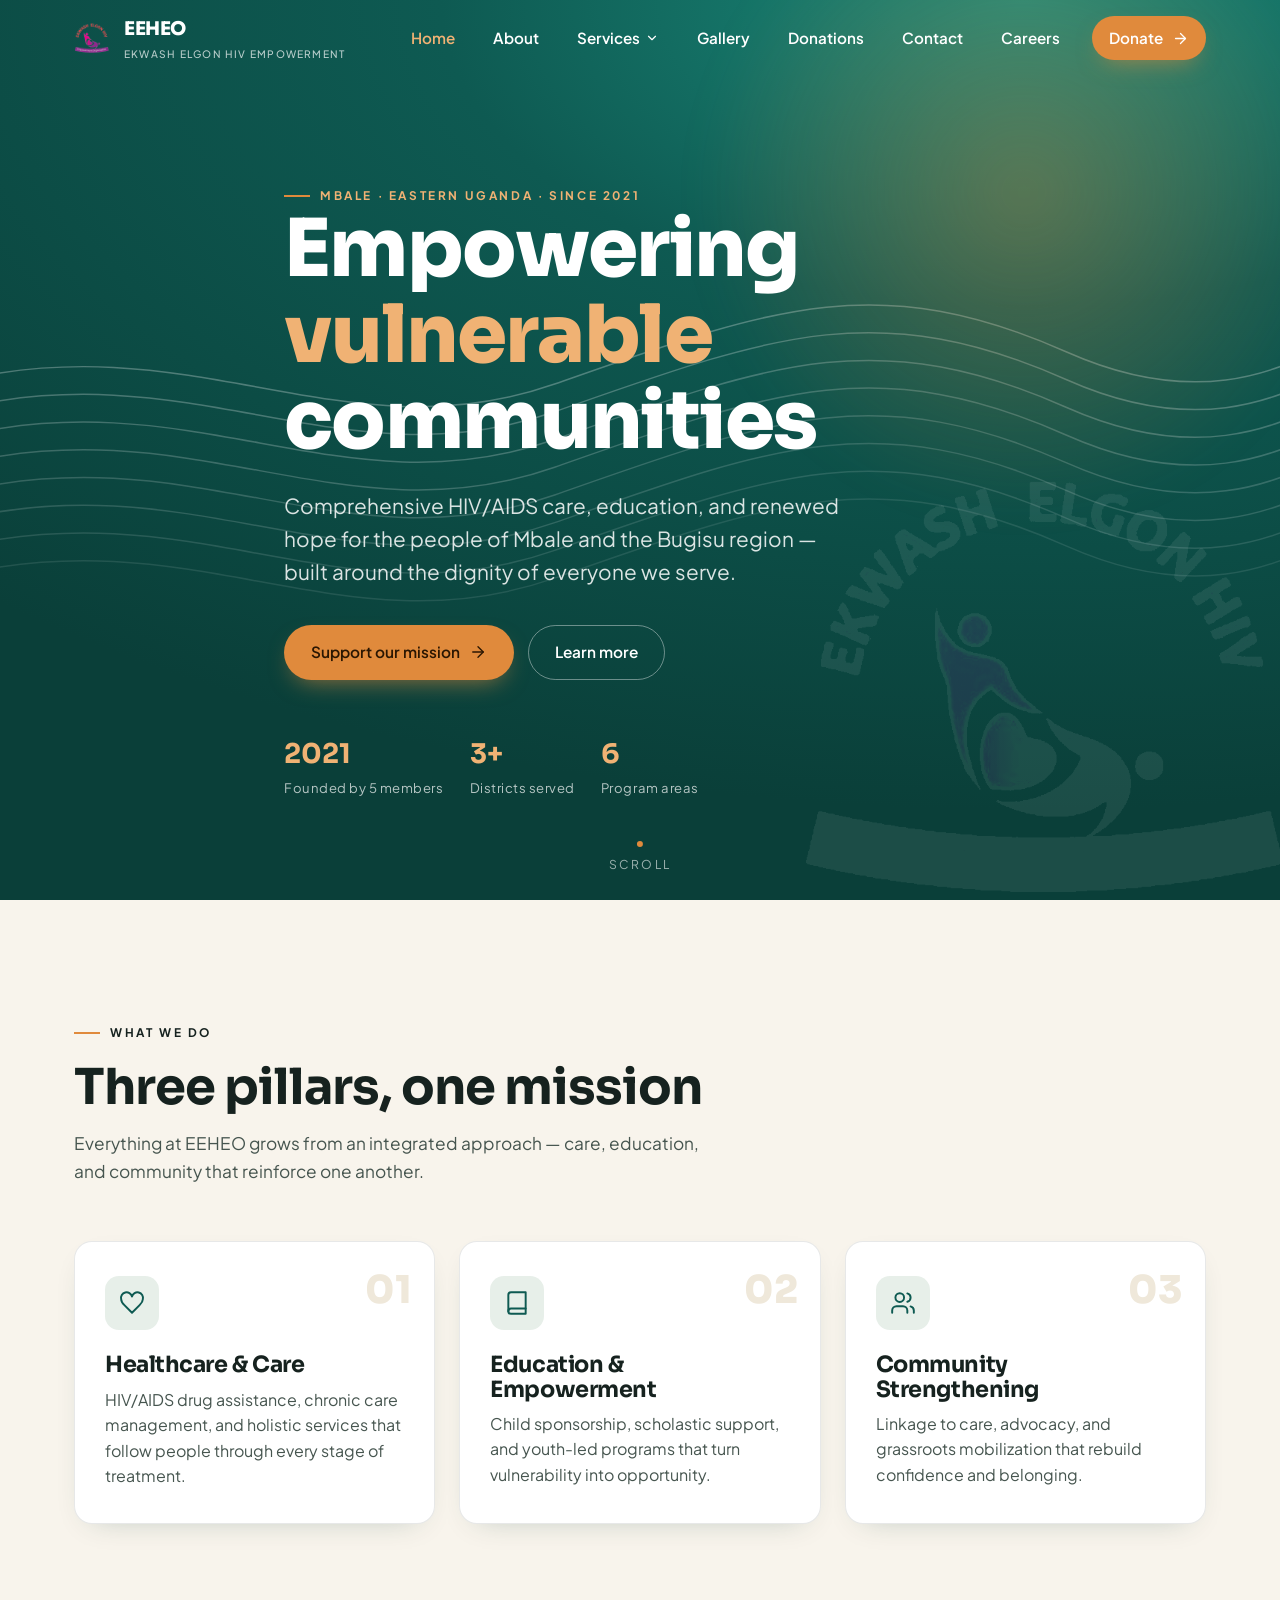
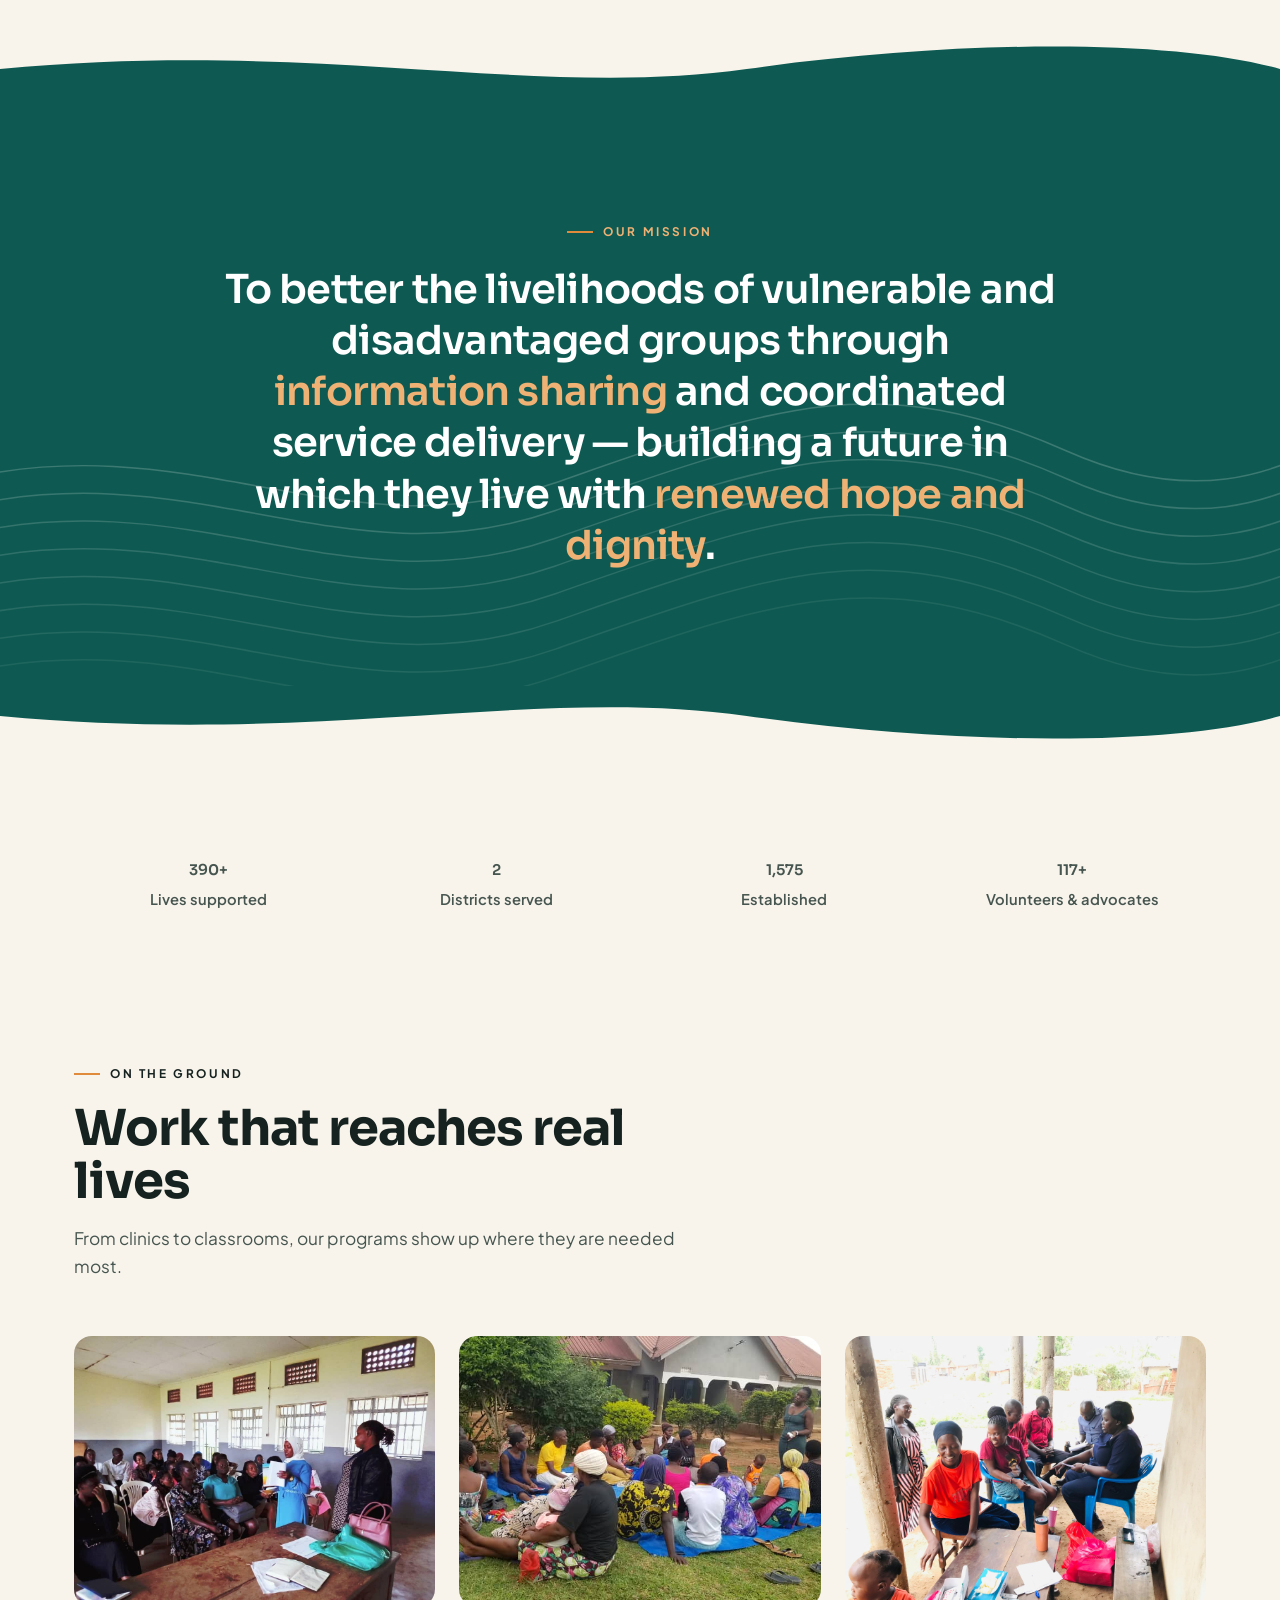
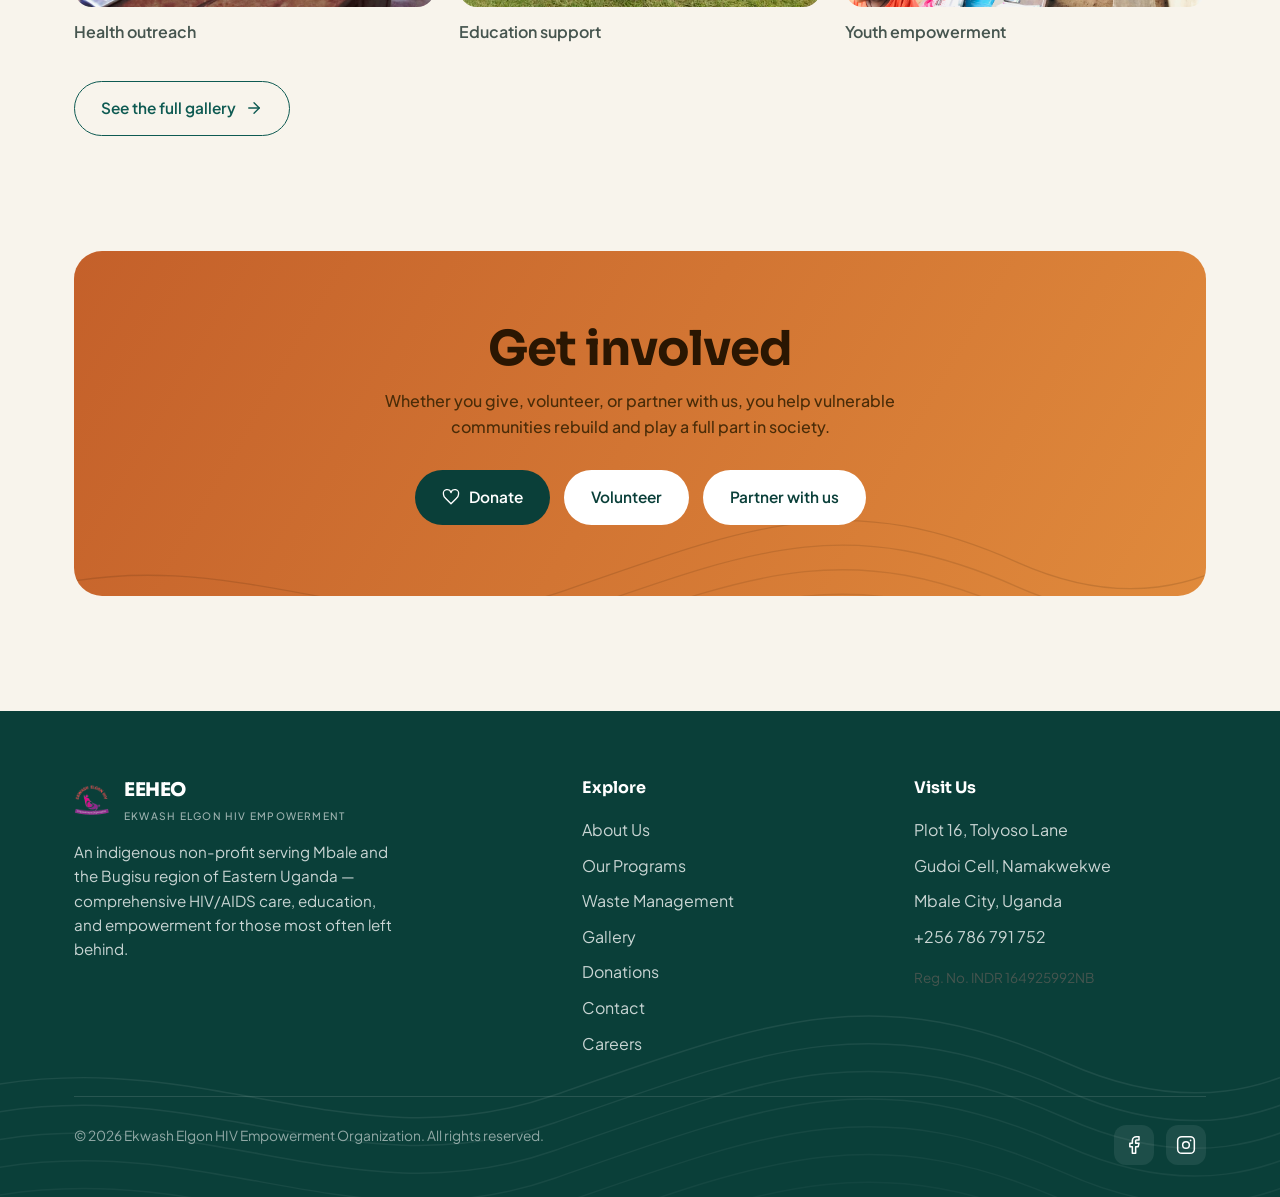
<file: index.html>
<!doctype html>
<html lang="en">
<head>
  <meta charset="UTF-8" />
  <!-- Google tag (gtag.js) -->
  <script async src="https://www.googletagmanager.com/gtag/js?id=G-YBEP07VNQY"></script>
  <script>
    window.dataLayer = window.dataLayer || [];
    function gtag(){dataLayer.push(arguments);}
    gtag('js', new Date());
    gtag('config', 'G-YBEP07VNQY');
  </script>
  <link rel="icon" type="image/png" href="logo.png" />
  <meta name="viewport" content="width=device-width, initial-scale=1.0" />
  <meta name="description" content="Ekwash Elgon HIV Empowerment Organization (EEHEO) — HIV/AIDS care, education, and community empowerment for vulnerable populations in Mbale and the Bugisu region of Eastern Uganda." />
  <meta name="theme-color" content="#0E5A52" />
  <link rel="preconnect" href="https://fonts.googleapis.com" />
  <link rel="preconnect" href="https://fonts.gstatic.com" crossorigin />
  <link href="https://fonts.googleapis.com/css2?family=Sora:wght@400;500;600;700;800&family=Plus+Jakarta+Sans:ital,wght@0,400;0,500;0,600;0,700;1,400;1,500&display=swap" rel="stylesheet" />
  <link rel="stylesheet" href="css/styles.css" />
  <title>EEHEO — Ekwash Elgon HIV Empowerment Organization</title>
</head>
<body>
  <header class="nav onhero">
    <div class="wrap nav-inner">
      <a href="index.html" class="brand" aria-label="EEHEO home">
        <img class="mark" src="logo.png" width="38" height="38" alt="" />
        <span>EEHEO<small>Ekwash Elgon HIV Empowerment</small></span>
      </a>
      <nav class="nav-links" aria-label="Primary">
        <a href="index.html" class="active">Home</a>
        <a href="about.html">About</a>
        <div class="nav-item has-dropdown">
          <a href="services.html" class="dropdown-toggle">Services <svg class="chev" width="14" height="14" viewBox="0 0 24 24" fill="none" stroke="currentColor" stroke-width="2" stroke-linecap="round" stroke-linejoin="round"><path d="m6 9 6 6 6-6"/></svg></a>
          <div class="dropdown">
            <a href="services.html">All Programs</a>
            <a href="waste-management.html">Waste Management</a>
          </div>
        </div>
        <a href="gallery.html">Gallery</a>
        <a href="donations.html">Donations</a>
        <a href="contact.html">Contact</a>
        <a href="careers.html">Careers</a>
        <a href="donations.html" class="btn btn-amber cta">Donate <svg width="17" height="17" viewBox="0 0 24 24" fill="none" stroke="currentColor" stroke-width="1.8" stroke-linecap="round" stroke-linejoin="round"><path d="M5 12h14"/><path d="m12 5 7 7-7 7"/></svg></a>
      </nav>
      <button class="menu-btn" aria-label="Toggle menu" aria-expanded="false">
        <svg width="26" height="26" viewBox="0 0 24 24" fill="none" stroke="currentColor" stroke-width="2" stroke-linecap="round"><path d="M3 6h18"/><path d="M3 12h18"/><path d="M3 18h18"/></svg>
      </button>
    </div>
    <div class="mobile-menu">
      <a href="index.html" class="active">Home</a>
      <a href="about.html">About</a>
      <a href="services.html">Services</a>
      <a href="waste-management.html" class="submenu">Waste Management</a>
      <a href="gallery.html">Gallery</a>
      <a href="donations.html">Donations</a>
      <a href="contact.html">Contact</a>
      <a href="careers.html">Careers</a>
      <a href="donations.html" class="btn btn-amber">Donate</a>
    </div>
  </header>

  <main class="page-fade">
    <!-- HERO -->
    <section class="hero">
      <div class="contours draw"></div>
      <div class="hero-glow"></div>
      <img src="logo.png" aria-hidden="true" style="position:absolute;right:-4vw;bottom:-6%;width:clamp(260px,42vw,560px);opacity:.07;pointer-events:none;user-select:none;filter:brightness(10);z-index:1;" />
      <div class="wrap hero-content hero-anim">
        <span class="eyebrow" style="color:var(--amber-soft)">Mbale · Eastern Uganda · Since 2021</span>
        <h1>Empowering <span class="accent">vulnerable</span> communities</h1>
        <p class="lede">Comprehensive HIV/AIDS care, education, and renewed hope for the people of Mbale and the Bugisu region — built around the dignity of everyone we serve.</p>
        <div class="hero-cta">
          <a href="services.html" class="btn btn-amber">Support our mission <svg width="18" height="18" viewBox="0 0 24 24" fill="none" stroke="currentColor" stroke-width="1.8" stroke-linecap="round" stroke-linejoin="round"><path d="M5 12h14"/><path d="m12 5 7 7-7 7"/></svg></a>
          <a href="#focus" class="btn btn-ghost">Learn more</a>
        </div>
        <div class="hero-tags">
          <div><b>2021</b><span>Founded by 5 members</span></div>
          <div><b>3+</b><span>Districts served</span></div>
          <div><b>6</b><span>Program areas</span></div>
        </div>
      </div>
      <a href="#focus" class="scroll-hint" aria-label="Scroll down"><span class="dot"></span>Scroll</a>
    </section>

    <!-- FOCUS -->
    <section class="section" id="focus">
      <div class="wrap">
        <div class="section-head reveal">
          <span class="eyebrow">What we do</span>
          <h2>Three pillars, one mission</h2>
          <p>Everything at EEHEO grows from an integrated approach — care, education, and community that reinforce one another.</p>
        </div>
        <div class="focus-grid" data-stagger="0.1">
          <article class="focus-card card lift reveal">
            <span class="num">01</span>
            <div class="ic"><svg width="26" height="26" viewBox="0 0 24 24" fill="none" stroke="currentColor" stroke-width="1.8" stroke-linecap="round" stroke-linejoin="round"><path d="M19 14c1.5-1.5 3-3.2 3-5.5A4.5 4.5 0 0 0 12 6 4.5 4.5 0 0 0 2 8.5c0 2.3 1.5 4 3 5.5l7 7Z"/></svg></div>
            <h3>Healthcare &amp; Care</h3>
            <p>HIV/AIDS drug assistance, chronic care management, and holistic services that follow people through every stage of treatment.</p>
          </article>
          <article class="focus-card card lift reveal">
            <span class="num">02</span>
            <div class="ic"><svg width="26" height="26" viewBox="0 0 24 24" fill="none" stroke="currentColor" stroke-width="1.8" stroke-linecap="round" stroke-linejoin="round"><path d="M4 19.5A2.5 2.5 0 0 1 6.5 17H20"/><path d="M6.5 2H20v20H6.5A2.5 2.5 0 0 1 4 19.5v-15A2.5 2.5 0 0 1 6.5 2Z"/></svg></div>
            <h3>Education &amp; Empowerment</h3>
            <p>Child sponsorship, scholastic support, and youth-led programs that turn vulnerability into opportunity.</p>
          </article>
          <article class="focus-card card lift reveal">
            <span class="num">03</span>
            <div class="ic"><svg width="26" height="26" viewBox="0 0 24 24" fill="none" stroke="currentColor" stroke-width="1.8" stroke-linecap="round" stroke-linejoin="round"><path d="M16 21v-2a4 4 0 0 0-4-4H6a4 4 0 0 0-4 4v2"/><circle cx="9" cy="7" r="4"/><path d="M22 21v-2a4 4 0 0 0-3-3.87"/><path d="M16 3.13a4 4 0 0 1 0 7.75"/></svg></div>
            <h3>Community Strengthening</h3>
            <p>Linkage to care, advocacy, and grassroots mobilization that rebuild confidence and belonging.</p>
          </article>
        </div>
      </div>
    </section>

    <!-- MISSION -->
    <svg class="divider" viewBox="0 0 1200 60" preserveAspectRatio="none" aria-hidden="true"><path d="M0 60 L0 30 C 300 0, 500 60, 700 30 S 1100 0, 1200 30 L1200 60 Z" fill="currentColor"/></svg>
    <section class="mission section">
      <div class="contours"></div>
      <div class="wrap mission-inner reveal">
        <span class="eyebrow">Our mission</span>
        <blockquote>To better the livelihoods of vulnerable and disadvantaged groups through <span>information sharing</span> and coordinated service delivery — building a future in which they live with <span>renewed hope and dignity</span>.</blockquote>
      </div>
    </section>
    <svg class="divider" viewBox="0 0 1200 60" preserveAspectRatio="none" aria-hidden="true" style="transform:scaleY(-1)"><path d="M0 60 L0 30 C 300 0, 500 60, 700 30 S 1100 0, 1200 30 L1200 60 Z" fill="currentColor"/></svg>

    <!-- STATS -->
    <section class="section" style="padding-top:clamp(48px,6vw,80px)">
      <div class="wrap">
        <div class="stats" data-stagger="0.08">
          <div class="stat reveal"><b><span data-count="500" data-suffix="+">0</span></b><span>Lives supported</span></div>
          <div class="stat reveal"><b><span data-count="3">0</span></b><span>Districts served</span></div>
          <div class="stat reveal"><b><span data-count="2021">0</span></b><span>Established</span></div>
          <div class="stat reveal"><b><span data-count="150" data-suffix="+">0</span></b><span>Volunteers &amp; advocates</span></div>
        </div>
      </div>
    </section>

    <!-- IMPACT STRIP -->
    <section class="section" style="padding-top:0">
      <div class="wrap">
        <div class="section-head reveal">
          <span class="eyebrow">On the ground</span>
          <h2>Work that reaches real lives</h2>
          <p>From clinics to classrooms, our programs show up where they are needed most.</p>
        </div>
        <div class="focus-grid" data-stagger="0.1">
          <div class="reveal lift" style="border-radius:18px">
            <div class="tile" style="border-radius:18px;overflow:hidden">
              <img src="images/gallery11.jpg" alt="Community health outreach in Mbale" loading="lazy" style="aspect-ratio:4/3;object-fit:cover;width:100%"
                   onerror="this.outerHTML='&lt;div class=&quot;imgph&quot; role=&quot;img&quot; aria-label=&quot;Community health outreach in Mbale&quot;&gt;&lt;svg viewBox=&quot;0 0 64 64&quot; fill=&quot;currentColor&quot;&gt;&lt;path d=&quot;M4 50 L22 26 L34 40 L44 28 L60 50 Z&quot;/&gt;&lt;circle cx=&quot;48&quot; cy=&quot;16&quot; r=&quot;7&quot;/&gt;&lt;/svg&gt;&lt;/div&gt;'" />
            </div>
            <p style="margin-top:12px;font-weight:600;color:var(--ink-soft)">Health outreach</p>
          </div>
          <div class="reveal lift" style="border-radius:18px">
            <div class="tile" style="border-radius:18px;overflow:hidden">
              <img src="images/gallery33.jpg" alt="Children supported through education sponsorship" loading="lazy" style="aspect-ratio:4/3;object-fit:cover;width:100%"
                   onerror="this.outerHTML='&lt;div class=&quot;imgph&quot; role=&quot;img&quot; aria-label=&quot;Children supported through education sponsorship&quot;&gt;&lt;svg viewBox=&quot;0 0 64 64&quot; fill=&quot;currentColor&quot;&gt;&lt;path d=&quot;M4 50 L22 26 L34 40 L44 28 L60 50 Z&quot;/&gt;&lt;circle cx=&quot;48&quot; cy=&quot;16&quot; r=&quot;7&quot;/&gt;&lt;/svg&gt;&lt;/div&gt;'" />
            </div>
            <p style="margin-top:12px;font-weight:600;color:var(--ink-soft)">Education support</p>
          </div>
          <div class="reveal lift" style="border-radius:18px">
            <div class="tile" style="border-radius:18px;overflow:hidden">
              <img src="images/gallery7.jpg" alt="Youth advocacy and empowerment session" loading="lazy" style="aspect-ratio:4/3;object-fit:cover;width:100%"
                   onerror="this.outerHTML='&lt;div class=&quot;imgph&quot; role=&quot;img&quot; aria-label=&quot;Youth advocacy and empowerment session&quot;&gt;&lt;svg viewBox=&quot;0 0 64 64&quot; fill=&quot;currentColor&quot;&gt;&lt;path d=&quot;M4 50 L22 26 L34 40 L44 28 L60 50 Z&quot;/&gt;&lt;circle cx=&quot;48&quot; cy=&quot;16&quot; r=&quot;7&quot;/&gt;&lt;/svg&gt;&lt;/div&gt;'" />
            </div>
            <p style="margin-top:12px;font-weight:600;color:var(--ink-soft)">Youth empowerment</p>
          </div>
        </div>
        <div class="reveal" style="margin-top:36px">
          <a href="gallery.html" class="btn btn-outline">See the full gallery <svg width="18" height="18" viewBox="0 0 24 24" fill="none" stroke="currentColor" stroke-width="1.8" stroke-linecap="round" stroke-linejoin="round"><path d="M5 12h14"/><path d="m12 5 7 7-7 7"/></svg></a>
        </div>
      </div>
    </section>

    <!-- CTA -->
    <section class="section" style="padding-top:0">
      <div class="wrap">
        <div class="cta-band reveal">
          <div class="contours"></div>
          <div style="position:relative;z-index:2">
            <h2>Get involved</h2>
            <p>Whether you give, volunteer, or partner with us, you help vulnerable communities rebuild and play a full part in society.</p>
            <div class="row">
              <a href="donations.html" class="btn btn-dark"><svg width="18" height="18" viewBox="0 0 24 24" fill="none" stroke="currentColor" stroke-width="1.8" stroke-linecap="round" stroke-linejoin="round"><path d="M19 14c1.5-1.5 3-3.2 3-5.5A4.5 4.5 0 0 0 12 6 4.5 4.5 0 0 0 2 8.5c0 2.3 1.5 4 3 5.5l7 7Z"/></svg> Donate</a>
              <a href="contact.html" class="btn btn-light">Volunteer</a>
              <a href="contact.html" class="btn btn-light">Partner with us</a>
            </div>
          </div>
        </div>
      </div>
    </section>
  </main>

  <footer class="footer">
    <div class="contours"></div>
    <div class="wrap footer-inner">
      <div class="footer-top">
        <div>
          <a href="index.html" class="brand">
            <img class="mark" src="logo.png" width="38" height="38" alt="" />
            <span>EEHEO<small>Ekwash Elgon HIV Empowerment</small></span>
          </a>
          <p>An indigenous non-profit serving Mbale and the Bugisu region of Eastern Uganda — comprehensive HIV/AIDS care, education, and empowerment for those most often left behind.</p>
        </div>
        <div>
          <h5>Explore</h5>
          <ul>
            <li><a href="about.html">About Us</a></li>
            <li><a href="services.html">Our Programs</a></li>
            <li><a href="waste-management.html">Waste Management</a></li>
            <li><a href="gallery.html">Gallery</a></li>
            <li><a href="donations.html">Donations</a></li>
            <li><a href="contact.html">Contact</a></li>
            <li><a href="careers.html">Careers</a></li>
          </ul>
        </div>
        <div>
          <h5>Visit Us</h5>
          <ul>
            <li>Plot 16, Tolyoso Lane</li>
            <li>Gudoi Cell, Namakwekwe</li>
            <li>Mbale City, Uganda</li>
            <li><a href="tel:+256786791752">+256 786 791 752</a></li>
            <li style="margin-top:8px;font-size:.85rem;color:var(--ink-soft)">Reg. No. INDR 164925992NB</li>
          </ul>
        </div>
      </div>
      <div class="footer-bot">
        <span>&copy; <span data-year>2025</span> Ekwash Elgon HIV Empowerment Organization. All rights reserved.</span>
        <div class="socials">
          <a href="https://www.facebook.com/profile.php?id=61566599507446&sk=about" aria-label="Facebook"><svg width="20" height="20" viewBox="0 0 24 24" fill="none" stroke="currentColor" stroke-width="1.8" stroke-linecap="round" stroke-linejoin="round"><path d="M18 2h-3a5 5 0 0 0-5 5v3H7v4h3v8h4v-8h3l1-4h-4V7a1 1 0 0 1 1-1h3Z"/></svg></a>
          <a href="https://www.instagram.com/ekwashelgon2024/" aria-label="Instagram"><svg width="20" height="20" viewBox="0 0 24 24" fill="none" stroke="currentColor" stroke-width="1.8" stroke-linecap="round" stroke-linejoin="round"><rect x="2" y="2" width="20" height="20" rx="5"/><circle cx="12" cy="12" r="4"/><circle cx="17.5" cy="6.5" r="1" fill="currentColor" stroke="none"/></svg></a>
        </div>
      </div>
    </div>
  </footer>
  <script src="js/main.js"></script>
</body>
</html>
</file>
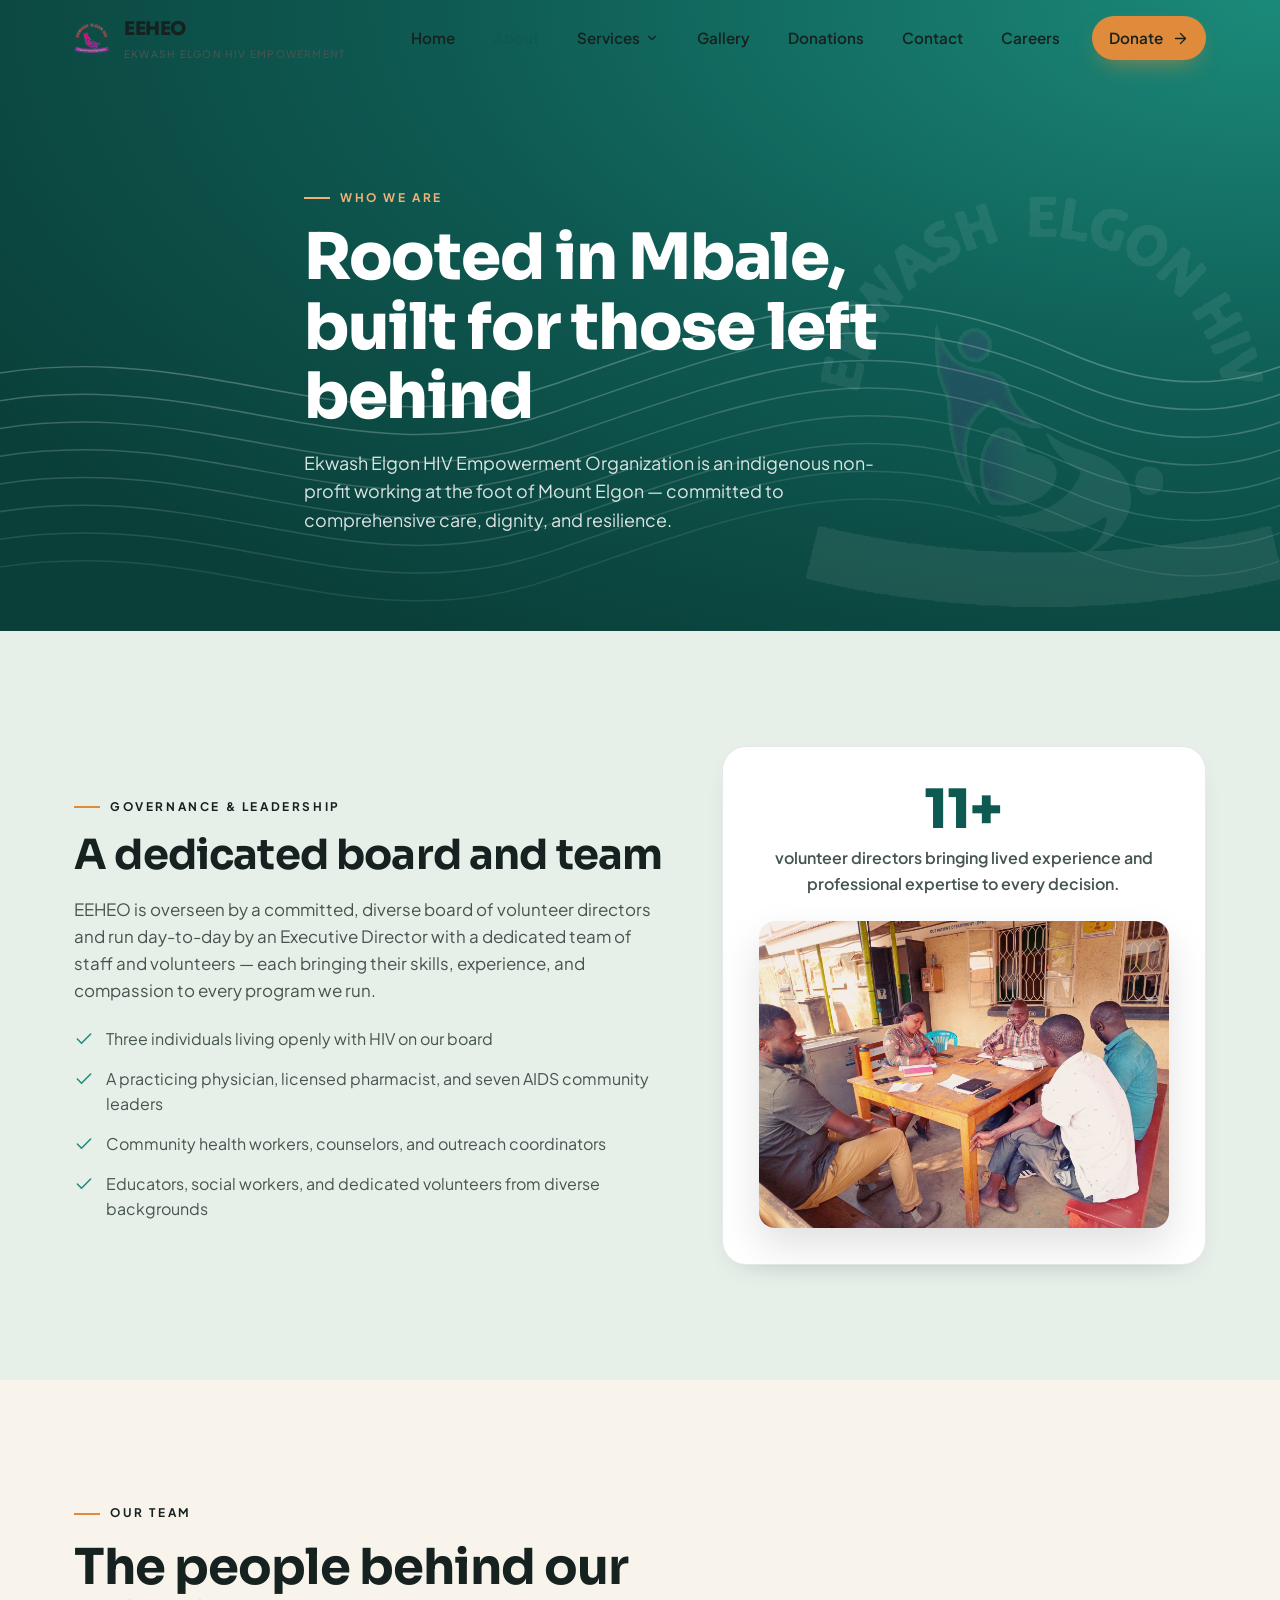
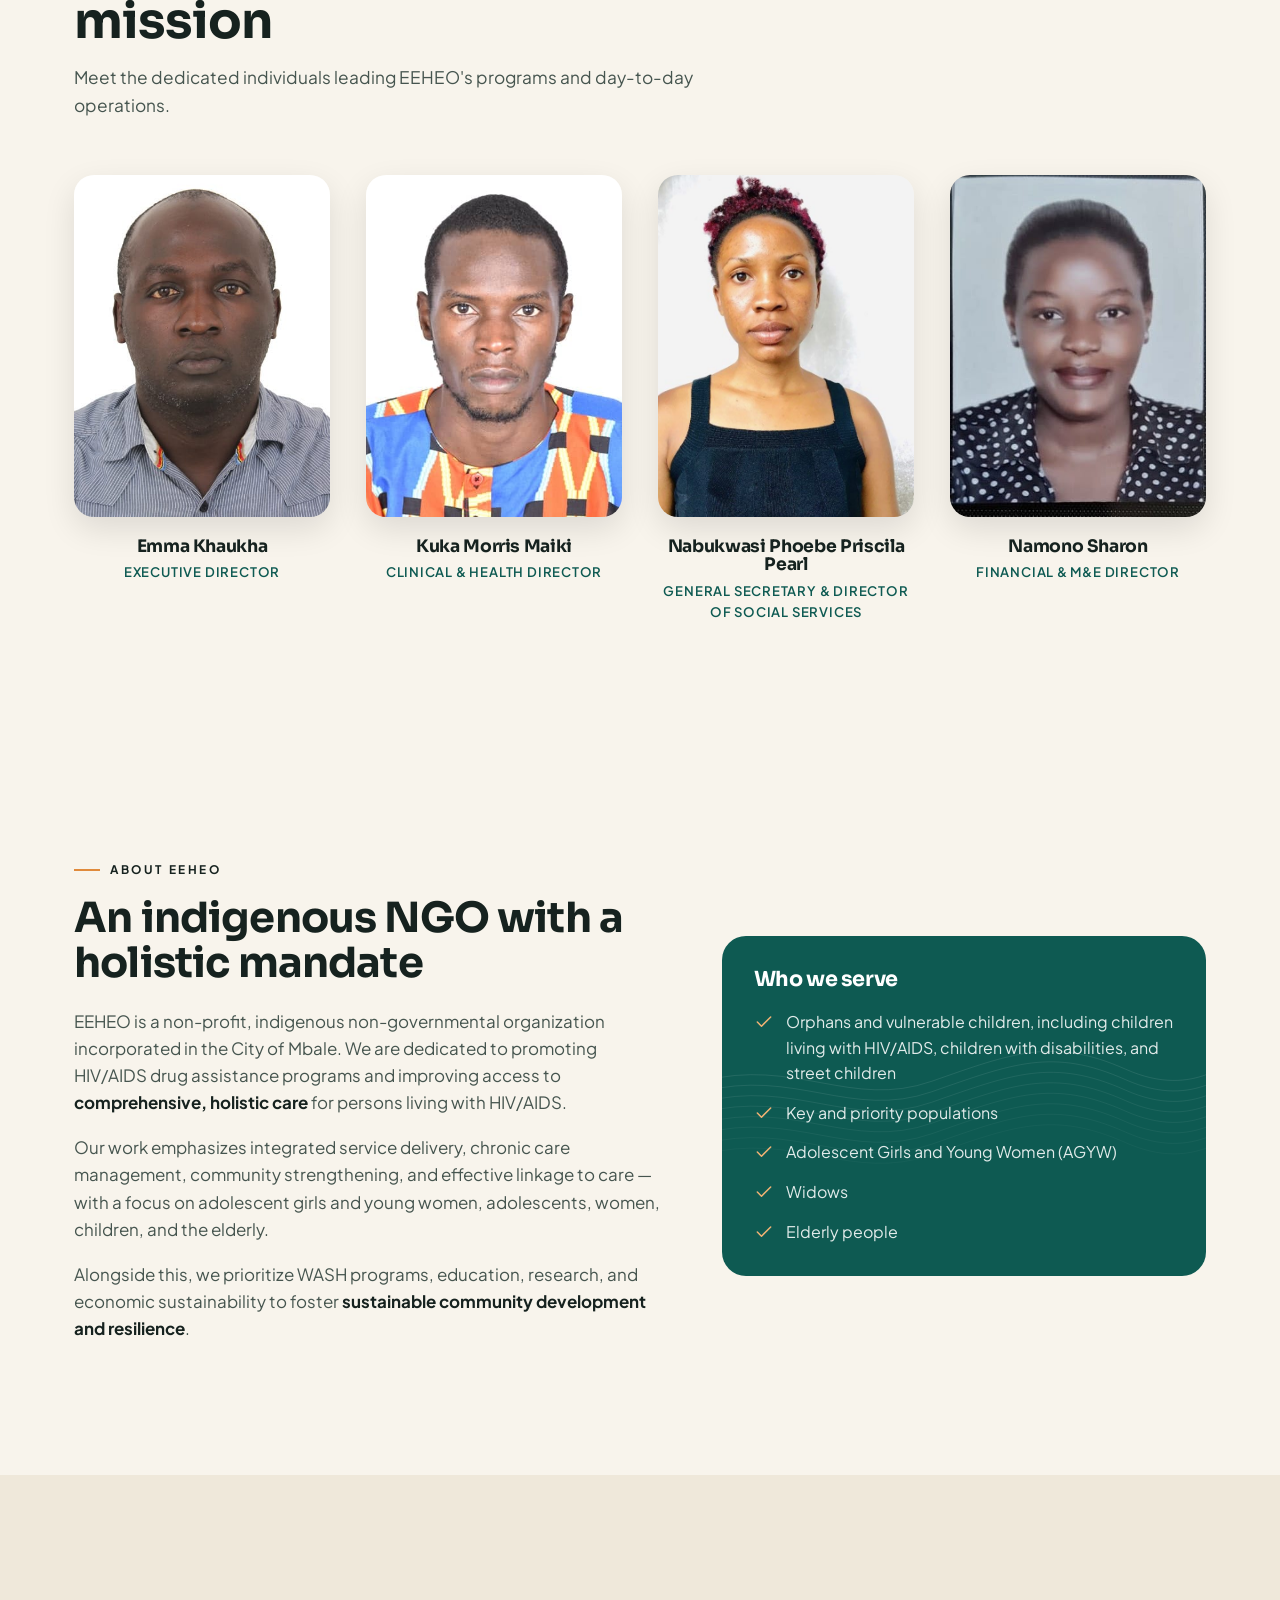
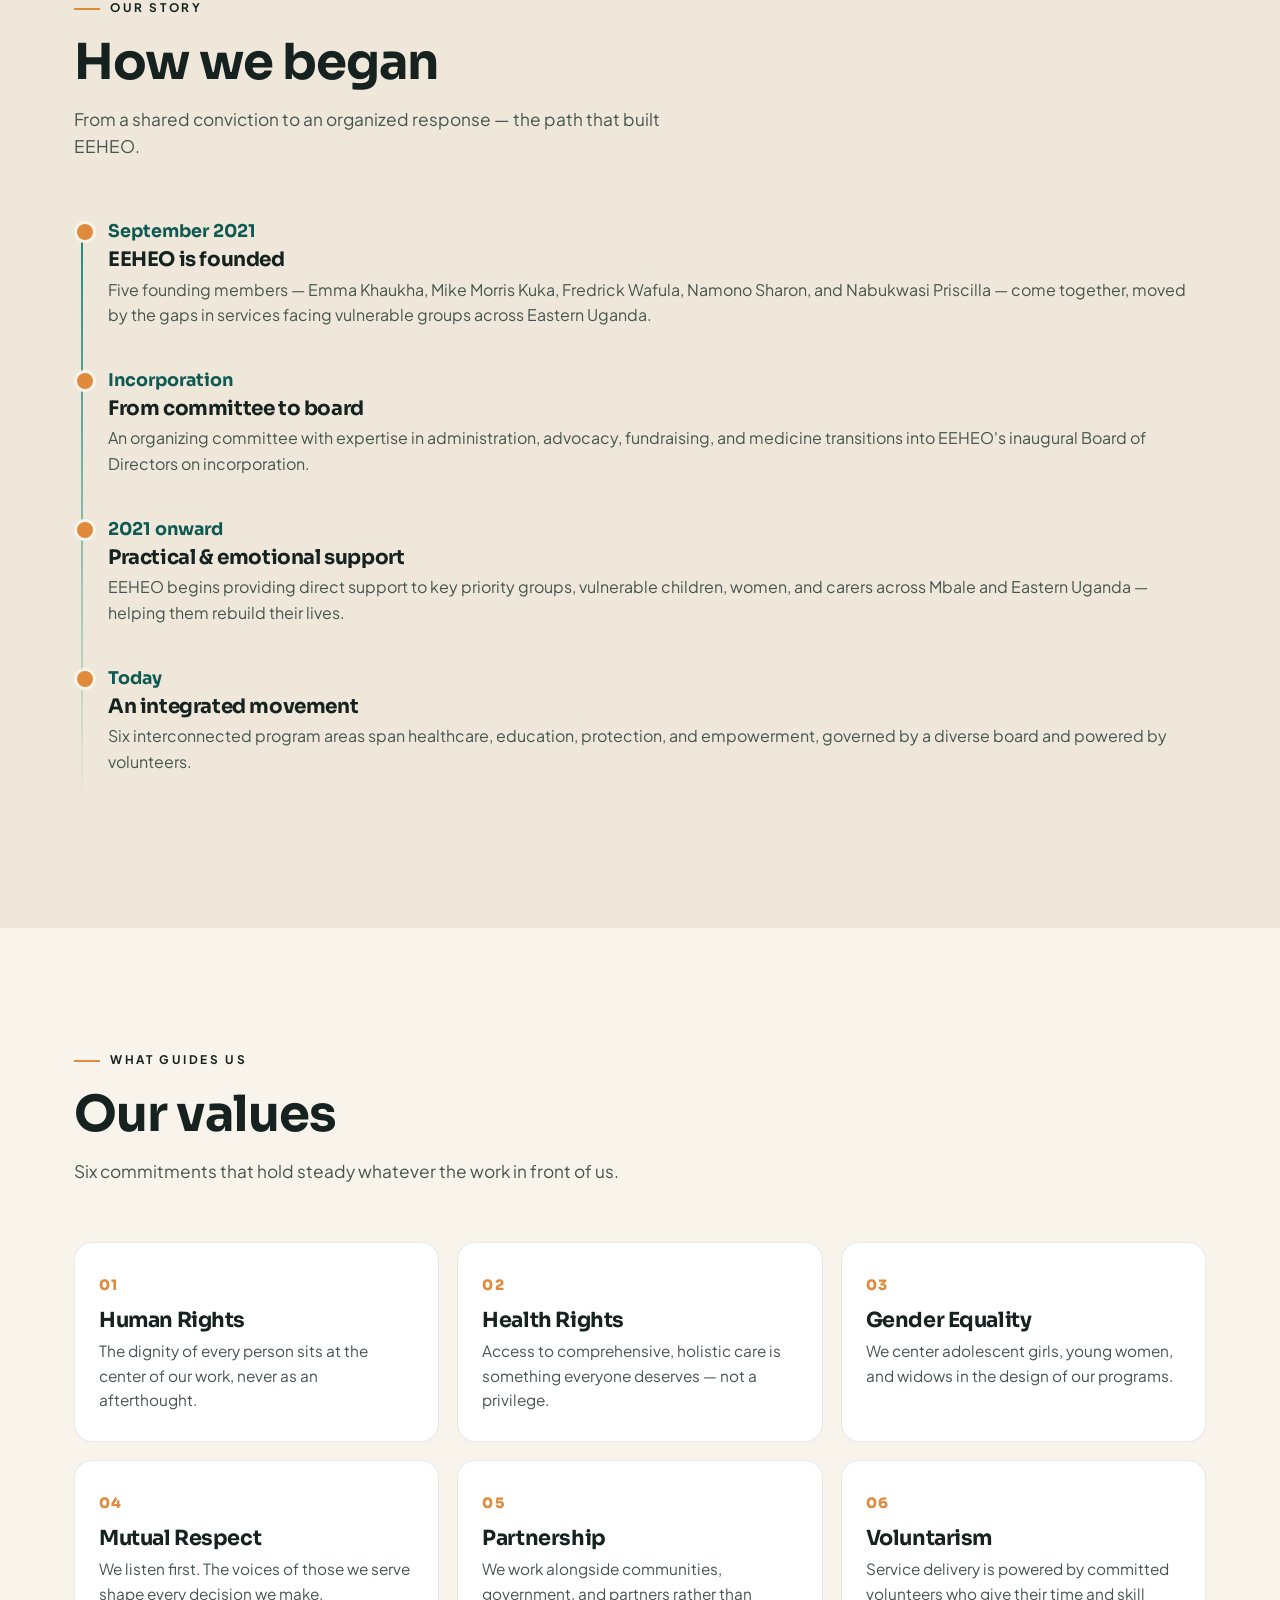
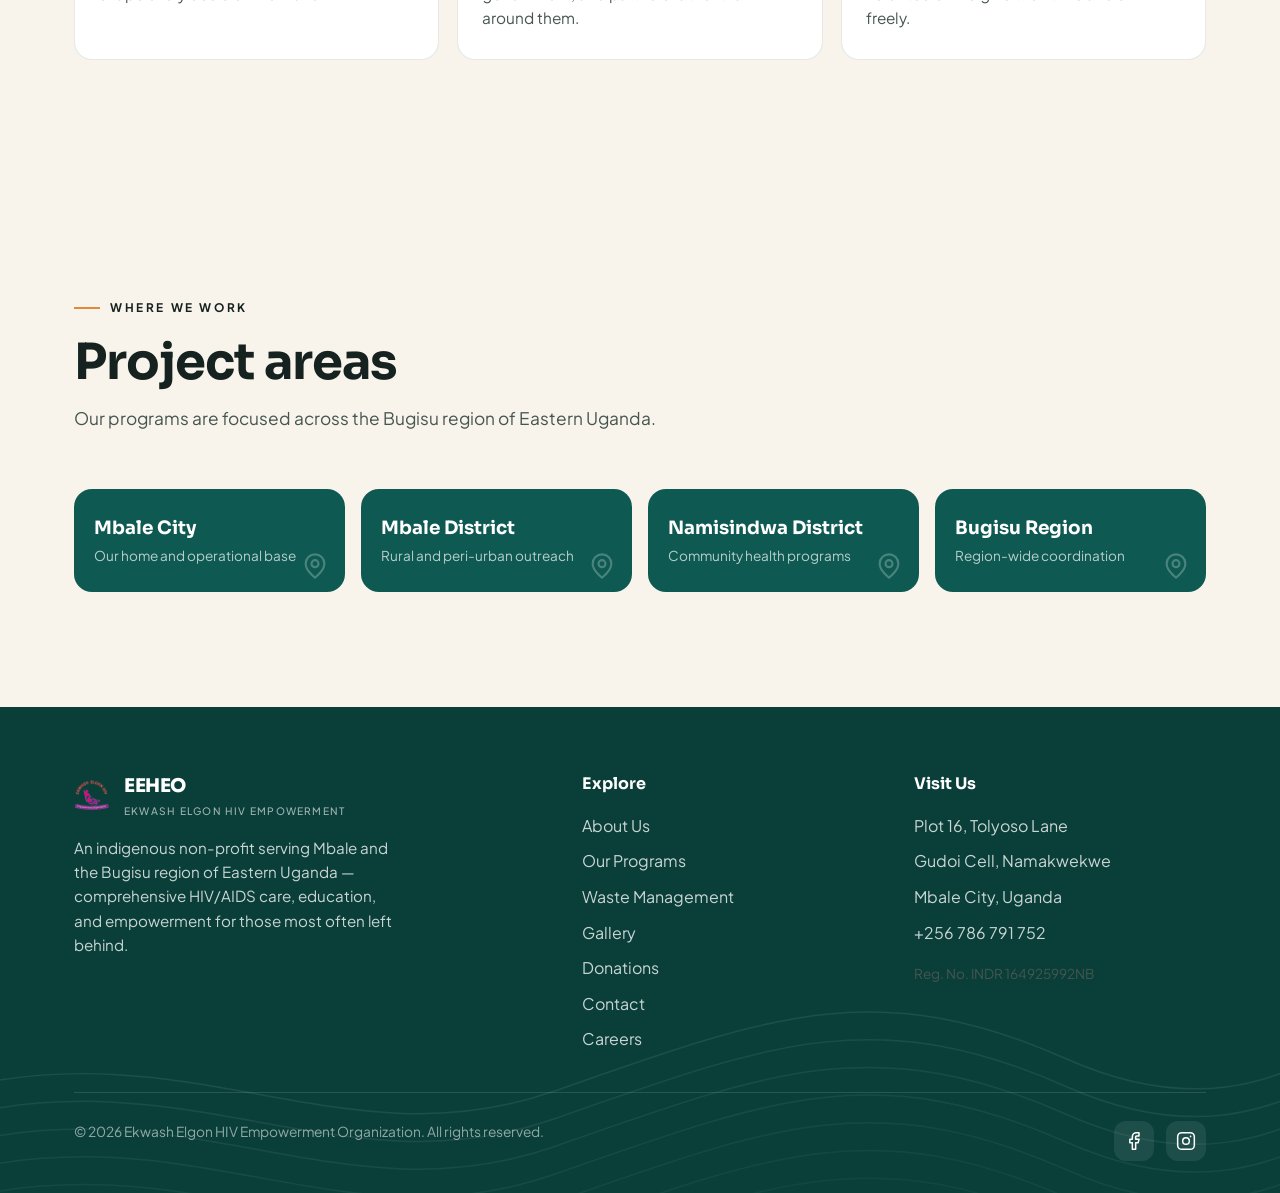
<file: about.html>
<!doctype html>
<html lang="en">
<head>
  <meta charset="UTF-8" />
  <!-- Google tag (gtag.js) -->
  <script async src="https://www.googletagmanager.com/gtag/js?id=G-YBEP07VNQY"></script>
  <script>
    window.dataLayer = window.dataLayer || [];
    function gtag(){dataLayer.push(arguments);}
    gtag('js', new Date());
    gtag('config', 'G-YBEP07VNQY');
  </script>
  <link rel="icon" type="image/svg+xml" href="favicon.svg" />
  <meta name="viewport" content="width=device-width, initial-scale=1.0" />
  <meta name="description" content="Learn about Ekwash Elgon HIV Empowerment Organization — our story, values, governance, and the communities we serve in Mbale, Uganda." />
  <meta name="theme-color" content="#0E5A52" />
  <link rel="preconnect" href="https://fonts.googleapis.com" />
  <link rel="preconnect" href="https://fonts.gstatic.com" crossorigin />
  <link href="https://fonts.googleapis.com/css2?family=Sora:wght@400;500;600;700;800&family=Plus+Jakarta+Sans:ital,wght@0,400;0,500;0,600;0,700;1,400;1,500&display=swap" rel="stylesheet" />
  <link rel="stylesheet" href="css/styles.css" />
  <title>About — EEHEO</title>
</head>
<body>
  <header class="nav">
    <div class="wrap nav-inner">
      <a href="index.html" class="brand" aria-label="EEHEO home">
        <img class="mark" src="logo.png" width="38" height="38" alt="" />
        <span>EEHEO<small>Ekwash Elgon HIV Empowerment</small></span>
      </a>
      <nav class="nav-links" aria-label="Primary">
        <a href="index.html">Home</a>
        <a href="about.html" class="active">About</a>
        <div class="nav-item has-dropdown">
          <a href="services.html" class="dropdown-toggle">Services <svg class="chev" width="14" height="14" viewBox="0 0 24 24" fill="none" stroke="currentColor" stroke-width="2" stroke-linecap="round" stroke-linejoin="round"><path d="m6 9 6 6 6-6"/></svg></a>
          <div class="dropdown">
            <a href="services.html">All Programs</a>
            <a href="waste-management.html">Waste Management</a>
          </div>
        </div>
        <a href="gallery.html">Gallery</a>
        <a href="donations.html">Donations</a>
        <a href="contact.html">Contact</a>
        <a href="careers.html">Careers</a>
        <a href="donations.html" class="btn btn-amber cta">Donate <svg width="17" height="17" viewBox="0 0 24 24" fill="none" stroke="currentColor" stroke-width="1.8" stroke-linecap="round" stroke-linejoin="round"><path d="M5 12h14"/><path d="m12 5 7 7-7 7"/></svg></a>
      </nav>
      <button class="menu-btn" aria-label="Toggle menu" aria-expanded="false">
        <svg width="26" height="26" viewBox="0 0 24 24" fill="none" stroke="currentColor" stroke-width="2" stroke-linecap="round"><path d="M3 6h18"/><path d="M3 12h18"/><path d="M3 18h18"/></svg>
      </button>
    </div>
    <div class="mobile-menu">
      <a href="index.html">Home</a>
      <a href="about.html" class="active">About</a>
      <a href="services.html">Services</a>
      <a href="waste-management.html" class="submenu">Waste Management</a>
      <a href="gallery.html">Gallery</a>
      <a href="donations.html">Donations</a>
      <a href="contact.html">Contact</a>
      <a href="careers.html">Careers</a>
      <a href="donations.html" class="btn btn-amber">Donate</a>
    </div>
  </header>
  <section>
    <section class="page-hero">
      <div class="contours draw"></div>
      <img src="logo.png" aria-hidden="true" style="position:absolute;right:-4vw;bottom:-6%;width:clamp(260px,42vw,560px);opacity:.07;pointer-events:none;user-select:none;filter:brightness(10);z-index:1;" />
      <div class="wrap page-hero-inner page-fade">
        <span class="eyebrow">Who we are</span>
        <h1>Rooted in Mbale, built for those left behind</h1>
        <p>Ekwash Elgon HIV Empowerment Organization is an indigenous non-profit working at the foot of Mount Elgon — committed to comprehensive care, dignity, and resilience.</p>
      </div>
    </section>
  <section class="section" style="background:var(--sage)">
        <div class="wrap split">
          <div class="reveal">
            <span class="eyebrow">Governance &amp; leadership</span>
            <h2 style="font-size:clamp(1.8rem,3.6vw,2.6rem);margin:16px 0 18px">A dedicated board and team</h2>
            <p style="color:var(--ink-soft);font-size:1.06rem">EEHEO is overseen by a committed, diverse board of volunteer directors and run day-to-day by an Executive Director with a dedicated team of staff and volunteers — each bringing their skills, experience, and compassion to every program we run.</p>
            <ul class="gov-list"><li><svg width="20" height="20" viewBox="0 0 24 24" fill="none" stroke="currentColor" stroke-width="1.8" stroke-linecap="round" stroke-linejoin="round"><path d="M20 6 9 17l-5-5"/></svg><span>Three individuals living openly with HIV on our board</span></li><li><svg width="20" height="20" viewBox="0 0 24 24" fill="none" stroke="currentColor" stroke-width="1.8" stroke-linecap="round" stroke-linejoin="round"><path d="M20 6 9 17l-5-5"/></svg><span>A practicing physician, licensed pharmacist, and seven AIDS community leaders</span></li><li><svg width="20" height="20" viewBox="0 0 24 24" fill="none" stroke="currentColor" stroke-width="1.8" stroke-linecap="round" stroke-linejoin="round"><path d="M20 6 9 17l-5-5"/></svg><span>Community health workers, counselors, and outreach coordinators</span></li><li><svg width="20" height="20" viewBox="0 0 24 24" fill="none" stroke="currentColor" stroke-width="1.8" stroke-linecap="round" stroke-linejoin="round"><path d="M20 6 9 17l-5-5"/></svg><span>Educators, social workers, and dedicated volunteers from diverse backgrounds</span></li></ul>
          </div>
          <div class="reveal">
            <div class="card" style="padding:36px;border-radius:24px;text-align:center">
              <div style="font-family:var(--font-display);font-weight:800;font-size:3.4rem;color:var(--teal-700);line-height:1">11+</div>
              <p style="color:var(--ink-soft);margin-top:8px;font-weight:600">volunteer directors bringing lived experience and professional expertise to every decision.</p>
              <img src="images/gallery4.jpg" alt="EEHEO board members" loading="lazy" style="width:100%;height:100%;aspect-ratio:4/3;object-fit:cover;margin-top:24px;border-radius:16px;box-shadow:0 18px 40px rgba(0,0,0,.12)" />
            </div>
          </div>
        </div>
      </section>

      <section class="section">
        <div class="wrap">
          <div class="section-head reveal">
            <span class="eyebrow">Our team</span>
            <h2>The people behind our mission</h2>
            <p>Meet the dedicated individuals leading EEHEO's programs and day-to-day operations.</p>
          </div>
          <div style="display:grid;grid-template-columns:repeat(auto-fit,minmax(220px,1fr));gap:36px;margin-top:52px">
            <div class="reveal" style="text-align:center">
              <img src="images/team1.jpeg" alt="Emma Khaukha" loading="lazy" style="width:100%;aspect-ratio:3/4;object-fit:cover;border-radius:20px;box-shadow:0 12px 32px rgba(0,0,0,.11);margin-bottom:20px" />
              <h4 style="font-size:1.08rem;margin-bottom:6px;font-weight:700">Emma Khaukha</h4>
              <p style="font-size:.82rem;color:var(--teal-700);font-weight:600;text-transform:uppercase;letter-spacing:.06em;margin:0">Executive Director</p>
            </div>
            <div class="reveal" style="text-align:center">
              <img src="images/team2.jpeg" alt="Kuka Morris Maiki" loading="lazy" style="width:100%;aspect-ratio:3/4;object-fit:cover;border-radius:20px;box-shadow:0 12px 32px rgba(0,0,0,.11);margin-bottom:20px" />
              <h4 style="font-size:1.08rem;margin-bottom:6px;font-weight:700">Kuka Morris Maiki</h4>
              <p style="font-size:.82rem;color:var(--teal-700);font-weight:600;text-transform:uppercase;letter-spacing:.06em;margin:0">Clinical &amp; Health Director</p>
            </div>
            <div class="reveal" style="text-align:center">
              <img src="images/team3.jpeg" alt="Nabukwasi Phoebe Priscila Pearl" loading="lazy" style="width:100%;aspect-ratio:3/4;object-fit:cover;border-radius:20px;box-shadow:0 12px 32px rgba(0,0,0,.11);margin-bottom:20px" />
              <h4 style="font-size:1.08rem;margin-bottom:6px;font-weight:700">Nabukwasi Phoebe Priscila Pearl</h4>
              <p style="font-size:.82rem;color:var(--teal-700);font-weight:600;text-transform:uppercase;letter-spacing:.06em;margin:0">General Secretary &amp; Director of Social Services</p>
            </div>
            <div class="reveal" style="text-align:center">
              <img src="images/team4.jpeg" alt="Namono Sharon" loading="lazy" style="width:100%;aspect-ratio:3/4;object-fit:cover;border-radius:20px;box-shadow:0 12px 32px rgba(0,0,0,.11);margin-bottom:20px" />
              <h4 style="font-size:1.08rem;margin-bottom:6px;font-weight:700">Namono Sharon</h4>
              <p style="font-size:.82rem;color:var(--teal-700);font-weight:600;text-transform:uppercase;letter-spacing:.06em;margin:0">Financial &amp; M&amp;E Director</p>
            </div>
          </div>
        </div>
      </section>
    <section class="section">
      <div class="wrap split">
        <div class="prose reveal">
          <span class="eyebrow">About EEHEO</span>
          <h2 style="font-size:clamp(1.8rem,3.6vw,2.6rem);margin:16px 0 22px">An indigenous NGO with a holistic mandate</h2>
          <p>EEHEO is a non-profit, indigenous non-governmental organization incorporated in the City of Mbale. We are dedicated to promoting HIV/AIDS drug assistance programs and improving access to <strong>comprehensive, holistic care</strong> for persons living with HIV/AIDS.</p>
          <p>Our work emphasizes integrated service delivery, chronic care management, community strengthening, and effective linkage to care — with a focus on adolescent girls and young women, adolescents, women, children, and the elderly.</p>
          <p>Alongside this, we prioritize WASH programs, education, research, and economic sustainability to foster <strong>sustainable community development and resilience</strong>.</p>
        </div>
        <div class="reveal">
          <div class="serve-panel">
            <div class="contours"></div>
            <div class="inner">
              <h3>Who we serve</h3>
              <ul><li><svg width="20" height="20" viewBox="0 0 24 24" fill="none" stroke="currentColor" stroke-width="1.8" stroke-linecap="round" stroke-linejoin="round"><path d="M20 6 9 17l-5-5"/></svg><span>Orphans and vulnerable children, including children living with HIV/AIDS, children with disabilities, and street children</span></li><li><svg width="20" height="20" viewBox="0 0 24 24" fill="none" stroke="currentColor" stroke-width="1.8" stroke-linecap="round" stroke-linejoin="round"><path d="M20 6 9 17l-5-5"/></svg><span>Key and priority populations</span></li><li><svg width="20" height="20" viewBox="0 0 24 24" fill="none" stroke="currentColor" stroke-width="1.8" stroke-linecap="round" stroke-linejoin="round"><path d="M20 6 9 17l-5-5"/></svg><span>Adolescent Girls and Young Women (AGYW)</span></li><li><svg width="20" height="20" viewBox="0 0 24 24" fill="none" stroke="currentColor" stroke-width="1.8" stroke-linecap="round" stroke-linejoin="round"><path d="M20 6 9 17l-5-5"/></svg><span>Widows</span></li><li><svg width="20" height="20" viewBox="0 0 24 24" fill="none" stroke="currentColor" stroke-width="1.8" stroke-linecap="round" stroke-linejoin="round"><path d="M20 6 9 17l-5-5"/></svg><span>Elderly people</span></li></ul>
            </div>
          </div>
        </div>
      </div>
    </section>

    <section class="section" style="background:var(--sand-deep)">
      <div class="wrap">
        <div class="section-head reveal">
          <span class="eyebrow">Our story</span>
          <h2>How we began</h2>
          <p>From a shared conviction to an organized response — the path that built EEHEO.</p>
        </div>
        <div class="timeline" data-stagger="0.1"><div class="tl-item reveal"><div class="yr">September 2021</div><h4>EEHEO is founded</h4><p>Five founding members — Emma Khaukha, Mike Morris Kuka, Fredrick Wafula, Namono Sharon, and Nabukwasi Priscilla — come together, moved by the gaps in services facing vulnerable groups across Eastern Uganda.</p></div><div class="tl-item reveal"><div class="yr">Incorporation</div><h4>From committee to board</h4><p>An organizing committee with expertise in administration, advocacy, fundraising, and medicine transitions into EEHEO's inaugural Board of Directors on incorporation.</p></div><div class="tl-item reveal"><div class="yr">2021 onward</div><h4>Practical &amp; emotional support</h4><p>EEHEO begins providing direct support to key priority groups, vulnerable children, women, and carers across Mbale and Eastern Uganda — helping them rebuild their lives.</p></div><div class="tl-item reveal"><div class="yr">Today</div><h4>An integrated movement</h4><p>Six interconnected program areas span healthcare, education, protection, and empowerment, governed by a diverse board and powered by volunteers.</p></div></div>
      </div>
    </section>

    <section class="section">
      <div class="wrap">
        <div class="section-head reveal">
          <span class="eyebrow">What guides us</span>
          <h2>Our values</h2>
          <p>Six commitments that hold steady whatever the work in front of us.</p>
        </div>
        <div class="values-grid" data-stagger="0.09"><article class="value-card reveal"><span class="vnum">01</span><h4>Human Rights</h4><p>The dignity of every person sits at the center of our work, never as an afterthought.</p></article><article class="value-card reveal"><span class="vnum">02</span><h4>Health Rights</h4><p>Access to comprehensive, holistic care is something everyone deserves — not a privilege.</p></article><article class="value-card reveal"><span class="vnum">03</span><h4>Gender Equality</h4><p>We center adolescent girls, young women, and widows in the design of our programs.</p></article><article class="value-card reveal"><span class="vnum">04</span><h4>Mutual Respect</h4><p>We listen first. The voices of those we serve shape every decision we make.</p></article><article class="value-card reveal"><span class="vnum">05</span><h4>Partnership</h4><p>We work alongside communities, government, and partners rather than around them.</p></article><article class="value-card reveal"><span class="vnum">06</span><h4>Voluntarism</h4><p>Service delivery is powered by committed volunteers who give their time and skill freely.</p></article></div>
      </div>
    </section>

    <section class="section">
      <div class="wrap">
        <div class="section-head reveal">
          <span class="eyebrow">Where we work</span>
          <h2>Project areas</h2>
          <p>Our programs are focused across the Bugisu region of Eastern Uganda.</p>
        </div>
        <div class="regions" data-stagger="0.08"><div class="region reveal"><b>Mbale City</b><span>Our home and operational base</span><svg class="pin" width="28" height="28" viewBox="0 0 24 24" fill="none" stroke="currentColor" stroke-width="1.8" stroke-linecap="round" stroke-linejoin="round"><path d="M20 10c0 6-8 12-8 12s-8-6-8-12a8 8 0 0 1 16 0Z"/><circle cx="12" cy="10" r="3"/></svg></div><div class="region reveal"><b>Mbale District</b><span>Rural and peri-urban outreach</span><svg class="pin" width="28" height="28" viewBox="0 0 24 24" fill="none" stroke="currentColor" stroke-width="1.8" stroke-linecap="round" stroke-linejoin="round"><path d="M20 10c0 6-8 12-8 12s-8-6-8-12a8 8 0 0 1 16 0Z"/><circle cx="12" cy="10" r="3"/></svg></div><div class="region reveal"><b>Namisindwa District</b><span>Community health programs</span><svg class="pin" width="28" height="28" viewBox="0 0 24 24" fill="none" stroke="currentColor" stroke-width="1.8" stroke-linecap="round" stroke-linejoin="round"><path d="M20 10c0 6-8 12-8 12s-8-6-8-12a8 8 0 0 1 16 0Z"/><circle cx="12" cy="10" r="3"/></svg></div><div class="region reveal"><b>Bugisu Region</b><span>Region-wide coordination</span><svg class="pin" width="28" height="28" viewBox="0 0 24 24" fill="none" stroke="currentColor" stroke-width="1.8" stroke-linecap="round" stroke-linejoin="round"><path d="M20 10c0 6-8 12-8 12s-8-6-8-12a8 8 0 0 1 16 0Z"/><circle cx="12" cy="10" r="3"/></svg></div></div>
      </div>
    </section>
  </main>
  <footer class="footer">
    <div class="contours"></div>
    <div class="wrap footer-inner">
      <div class="footer-top">
        <div>
          <a href="index.html" class="brand">
            <img class="mark" src="logo.png" width="38" height="38" alt="" />
            <span>EEHEO<small>Ekwash Elgon HIV Empowerment</small></span>
          </a>
          <p>An indigenous non-profit serving Mbale and the Bugisu region of Eastern Uganda — comprehensive HIV/AIDS care, education, and empowerment for those most often left behind.</p>
        </div>
        <div>
          <h5>Explore</h5>
          <ul>
            <li><a href="about.html">About Us</a></li>
            <li><a href="services.html">Our Programs</a></li>
            <li><a href="waste-management.html">Waste Management</a></li>
            <li><a href="gallery.html">Gallery</a></li>
            <li><a href="donations.html">Donations</a></li>
            <li><a href="contact.html">Contact</a></li>
            <li><a href="careers.html">Careers</a></li>
          </ul>
        </div>
        <div>
          <h5>Visit Us</h5>
          <ul>
            <li>Plot 16, Tolyoso Lane</li>
            <li>Gudoi Cell, Namakwekwe</li>
            <li>Mbale City, Uganda</li>
            <li><a href="tel:+256786791752">+256 786 791 752</a></li>
            <li style="margin-top:8px;font-size:.85rem;color:var(--ink-soft)">Reg. No. INDR 164925992NB</li>
          </ul>
        </div>
      </div>
      <div class="footer-bot">
        <span>&copy; <span data-year>2025</span> Ekwash Elgon HIV Empowerment Organization. All rights reserved.</span>
        <div class="socials">
          <a href="https://www.facebook.com/profile.php?id=61566599507446&sk=about" aria-label="Facebook"><svg width="20" height="20" viewBox="0 0 24 24" fill="none" stroke="currentColor" stroke-width="1.8" stroke-linecap="round" stroke-linejoin="round"><path d="M18 2h-3a5 5 0 0 0-5 5v3H7v4h3v8h4v-8h3l1-4h-4V7a1 1 0 0 1 1-1h3Z"/></svg></a>
          <a href="https://www.instagram.com/ekwashelgon2024/" aria-label="Instagram"><svg width="20" height="20" viewBox="0 0 24 24" fill="none" stroke="currentColor" stroke-width="1.8" stroke-linecap="round" stroke-linejoin="round"><rect x="2" y="2" width="20" height="20" rx="5"/><circle cx="12" cy="12" r="4"/><circle cx="17.5" cy="6.5" r="1" fill="currentColor" stroke="none"/></svg></a>
        </div>
      </div>
    </div>
  </footer>
  <script src="js/main.js"></script>
</body>
</html>
</file>
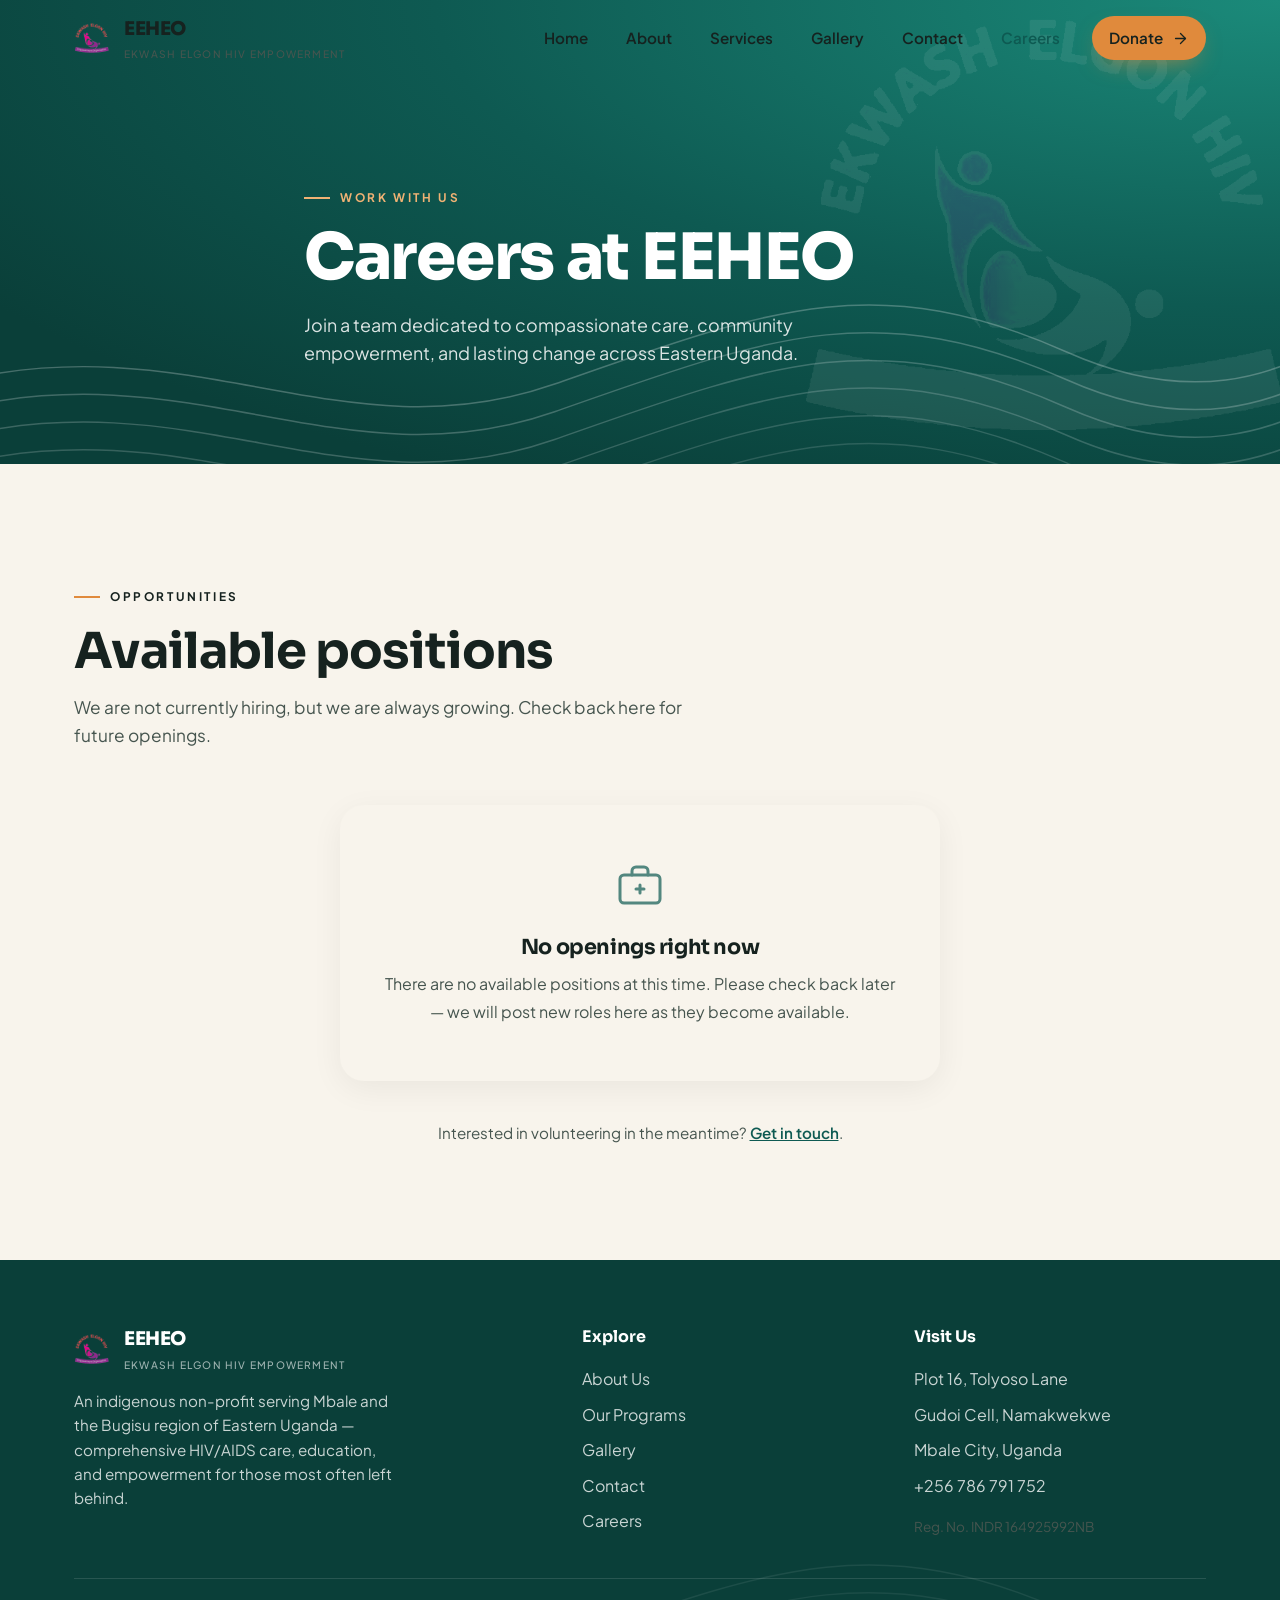
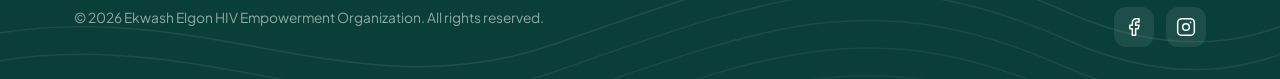
<file: careers.html>
<!doctype html>
<html lang="en">
<head>
  <meta charset="UTF-8" />
  <!-- Google tag (gtag.js) -->
  <script async src="https://www.googletagmanager.com/gtag/js?id=G-YBEP07VNQY"></script>
  <script>
    window.dataLayer = window.dataLayer || [];
    function gtag(){dataLayer.push(arguments);}
    gtag('js', new Date());
    gtag('config', 'G-YBEP07VNQY');
  </script>
  <link rel="icon" type="image/svg+xml" href="favicon.svg" />
  <meta name="viewport" content="width=device-width, initial-scale=1.0" />
  <meta name="description" content="Careers at Ekwash Elgon HIV Empowerment Organization — explore opportunities to join our team in Mbale, Uganda." />
  <meta name="theme-color" content="#0E5A52" />
  <link rel="preconnect" href="https://fonts.googleapis.com" />
  <link rel="preconnect" href="https://fonts.gstatic.com" crossorigin />
  <link href="https://fonts.googleapis.com/css2?family=Sora:wght@400;500;600;700;800&family=Plus+Jakarta+Sans:ital,wght@0,400;0,500;0,600;0,700;1,400;1,500&display=swap" rel="stylesheet" />
  <link rel="stylesheet" href="css/styles.css" />
  <title>Careers — EEHEO</title>
</head>
<body>
  <header class="nav">
    <div class="wrap nav-inner">
      <a href="index.html" class="brand" aria-label="EEHEO home">
        <img class="mark" src="logo.png" width="38" height="38" alt="" />
        <span>EEHEO<small>Ekwash Elgon HIV Empowerment</small></span>
      </a>
      <nav class="nav-links" aria-label="Primary">
        <a href="index.html">Home</a>
        <a href="about.html">About</a>
        <a href="services.html">Services</a>
        <a href="gallery.html">Gallery</a>
        <a href="contact.html">Contact</a>
        <a href="careers.html" class="active">Careers</a>
        <a href="contact.html" class="btn btn-amber cta">Donate <svg width="17" height="17" viewBox="0 0 24 24" fill="none" stroke="currentColor" stroke-width="1.8" stroke-linecap="round" stroke-linejoin="round"><path d="M5 12h14"/><path d="m12 5 7 7-7 7"/></svg></a>
      </nav>
      <button class="menu-btn" aria-label="Toggle menu" aria-expanded="false">
        <svg width="26" height="26" viewBox="0 0 24 24" fill="none" stroke="currentColor" stroke-width="2" stroke-linecap="round"><path d="M3 6h18"/><path d="M3 12h18"/><path d="M3 18h18"/></svg>
      </button>
    </div>
    <div class="mobile-menu">
      <a href="index.html">Home</a>
      <a href="about.html">About</a>
      <a href="services.html">Services</a>
      <a href="gallery.html">Gallery</a>
      <a href="contact.html">Contact</a>
      <a href="careers.html" class="active">Careers</a>
      <a href="contact.html" class="btn btn-amber">Donate</a>
    </div>
  </header>

  <main>
    <section class="page-hero">
      <div class="contours draw"></div>
      <img src="logo.png" aria-hidden="true" style="position:absolute;right:-4vw;bottom:-6%;width:clamp(260px,42vw,560px);opacity:.07;pointer-events:none;user-select:none;filter:brightness(10);z-index:1;" />
      <div class="wrap page-hero-inner page-fade">
        <span class="eyebrow">Work with us</span>
        <h1>Careers at EEHEO</h1>
        <p>Join a team dedicated to compassionate care, community empowerment, and lasting change across Eastern Uganda.</p>
      </div>
    </section>

    <section class="section">
      <div class="wrap">
        <div class="section-head reveal">
          <span class="eyebrow">Opportunities</span>
          <h2>Available positions</h2>
          <p>We are not currently hiring, but we are always growing. Check back here for future openings.</p>
        </div>

        <div class="reveal" style="max-width:600px;margin:48px auto 0;text-align:center;padding:56px 40px;background:var(--sand);border-radius:24px;box-shadow:0 8px 32px rgba(0,0,0,.06)">
          <svg width="48" height="48" viewBox="0 0 24 24" fill="none" stroke="var(--teal-700)" stroke-width="1.5" stroke-linecap="round" stroke-linejoin="round" style="margin-bottom:20px;opacity:.7"><rect x="2" y="7" width="20" height="14" rx="2"/><path d="M16 7V5a2 2 0 0 0-2-2h-4a2 2 0 0 0-2 2v2"/><line x1="12" y1="12" x2="12" y2="16"/><line x1="10" y1="14" x2="14" y2="14"/></svg>
          <h3 style="font-size:1.3rem;margin-bottom:12px">No openings right now</h3>
          <p style="color:var(--ink-soft);font-size:1rem;line-height:1.7;margin:0">There are no available positions at this time. Please check back later — we will post new roles here as they become available.</p>
        </div>

        <div class="reveal" style="text-align:center;margin-top:40px">
          <p style="color:var(--ink-soft);font-size:.95rem">Interested in volunteering in the meantime? <a href="contact.html" style="color:var(--teal-700);font-weight:600;text-decoration:underline">Get in touch</a>.</p>
        </div>
      </div>
    </section>
  </main>

  <footer class="footer">
    <div class="contours"></div>
    <div class="wrap footer-inner">
      <div class="footer-top">
        <div>
          <a href="index.html" class="brand">
            <img class="mark" src="logo.png" width="38" height="38" alt="" />
            <span>EEHEO<small>Ekwash Elgon HIV Empowerment</small></span>
          </a>
          <p>An indigenous non-profit serving Mbale and the Bugisu region of Eastern Uganda — comprehensive HIV/AIDS care, education, and empowerment for those most often left behind.</p>
        </div>
        <div>
          <h5>Explore</h5>
          <ul>
            <li><a href="about.html">About Us</a></li>
            <li><a href="services.html">Our Programs</a></li>
            <li><a href="gallery.html">Gallery</a></li>
            <li><a href="contact.html">Contact</a></li>
            <li><a href="careers.html">Careers</a></li>
          </ul>
        </div>
        <div>
          <h5>Visit Us</h5>
          <ul>
            <li>Plot 16, Tolyoso Lane</li>
            <li>Gudoi Cell, Namakwekwe</li>
            <li>Mbale City, Uganda</li>
            <li><a href="tel:+256786791752">+256 786 791 752</a></li>
            <li style="margin-top:8px;font-size:.85rem;color:var(--ink-soft)">Reg. No. INDR 164925992NB</li>
          </ul>
        </div>
      </div>
      <div class="footer-bot">
        <span>&copy; <span data-year>2025</span> Ekwash Elgon HIV Empowerment Organization. All rights reserved.</span>
        <div class="socials">
          <a href="https://www.facebook.com/profile.php?id=61566599507446&sk=about" aria-label="Facebook"><svg width="20" height="20" viewBox="0 0 24 24" fill="none" stroke="currentColor" stroke-width="1.8" stroke-linecap="round" stroke-linejoin="round"><path d="M18 2h-3a5 5 0 0 0-5 5v3H7v4h3v8h4v-8h3l1-4h-4V7a1 1 0 0 1 1-1h3Z"/></svg></a>
          <a href="https://www.instagram.com/ekwashelgon2024/" aria-label="Instagram"><svg width="20" height="20" viewBox="0 0 24 24" fill="none" stroke="currentColor" stroke-width="1.8" stroke-linecap="round" stroke-linejoin="round"><rect x="2" y="2" width="20" height="20" rx="5"/><circle cx="12" cy="12" r="4"/><circle cx="17.5" cy="6.5" r="1" fill="currentColor" stroke="none"/></svg></a>
        </div>
      </div>
    </div>
  </footer>
  <script src="js/main.js"></script>
</body>
</html>
</file>
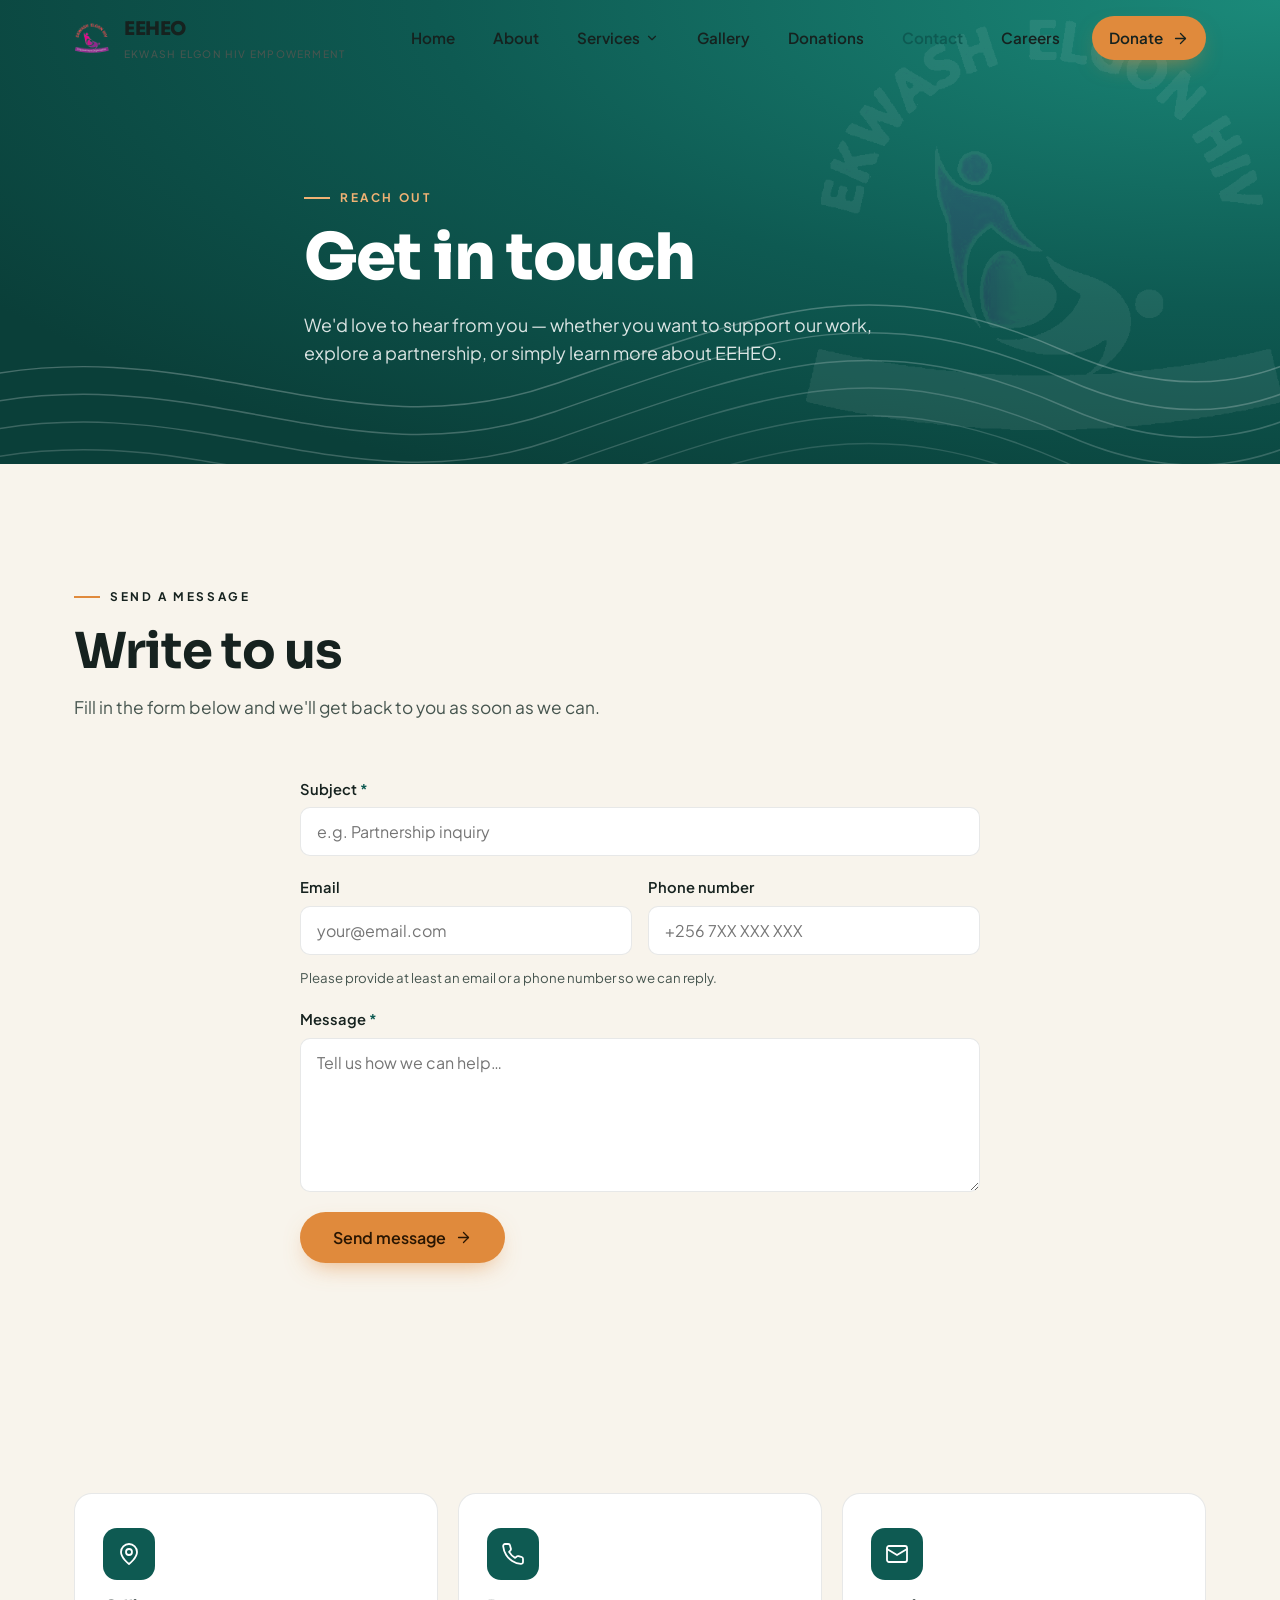
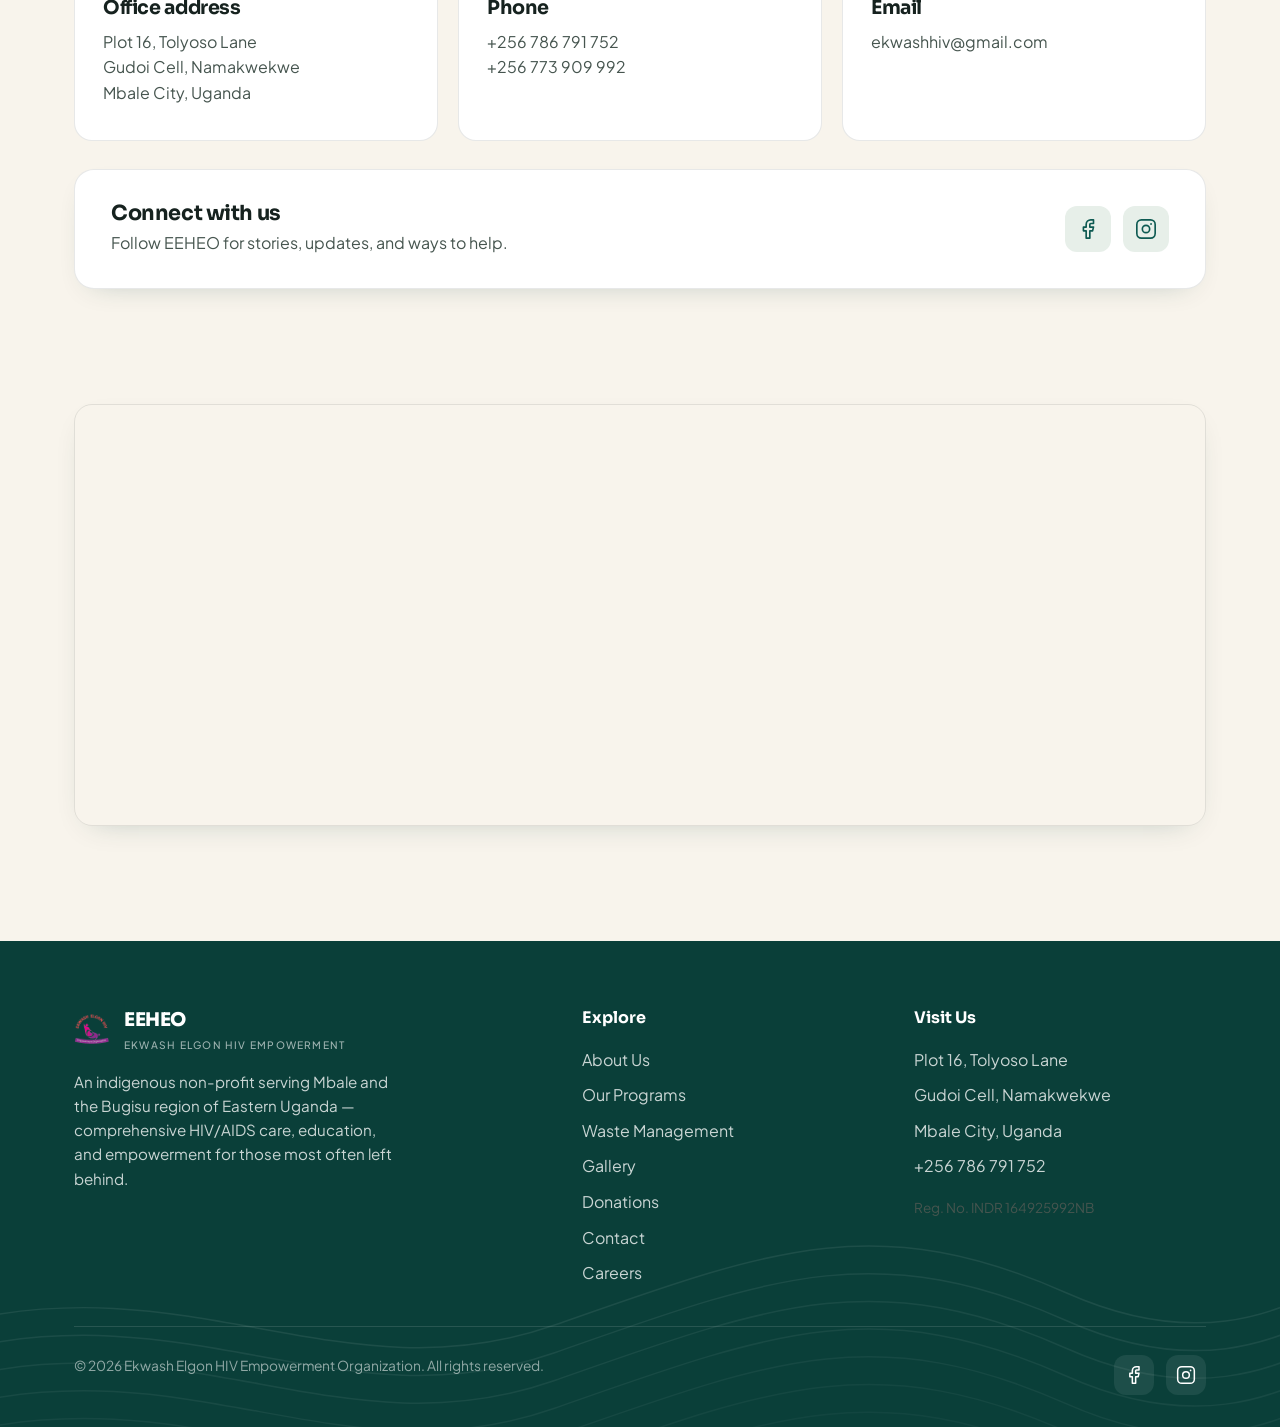
<file: contact.html>
<!doctype html>
<html lang="en">
<head>
  <meta charset="UTF-8" />
  <!-- Google tag (gtag.js) -->
  <script async src="https://www.googletagmanager.com/gtag/js?id=G-YBEP07VNQY"></script>
  <script>
    window.dataLayer = window.dataLayer || [];
    function gtag(){dataLayer.push(arguments);}
    gtag('js', new Date());
    gtag('config', 'G-YBEP07VNQY');
  </script>
  <link rel="icon" type="image/svg+xml" href="favicon.svg" />
  <meta name="viewport" content="width=device-width, initial-scale=1.0" />
  <meta name="description" content="Get in touch with Ekwash Elgon HIV Empowerment Organization in Mbale, Uganda — address, phone numbers, and social media." />
  <meta name="theme-color" content="#0E5A52" />
  <link rel="preconnect" href="https://fonts.googleapis.com" />
  <link rel="preconnect" href="https://fonts.gstatic.com" crossorigin />
  <link href="https://fonts.googleapis.com/css2?family=Sora:wght@400;500;600;700;800&family=Plus+Jakarta+Sans:ital,wght@0,400;0,500;0,600;0,700;1,400;1,500&display=swap" rel="stylesheet" />
  <link rel="stylesheet" href="css/styles.css" />
  <title>Contact — EEHEO</title>
</head>
<body>
  <header class="nav">
    <div class="wrap nav-inner">
      <a href="index.html" class="brand" aria-label="EEHEO home">
        <img class="mark" src="logo.png" width="38" height="38" alt="" />
        <span>EEHEO<small>Ekwash Elgon HIV Empowerment</small></span>
      </a>
      <nav class="nav-links" aria-label="Primary">
        <a href="index.html">Home</a>
        <a href="about.html">About</a>
        <div class="nav-item has-dropdown">
          <a href="services.html" class="dropdown-toggle">Services <svg class="chev" width="14" height="14" viewBox="0 0 24 24" fill="none" stroke="currentColor" stroke-width="2" stroke-linecap="round" stroke-linejoin="round"><path d="m6 9 6 6 6-6"/></svg></a>
          <div class="dropdown">
            <a href="services.html">All Programs</a>
            <a href="waste-management.html">Waste Management</a>
          </div>
        </div>
        <a href="gallery.html">Gallery</a>
        <a href="donations.html">Donations</a>
        <a href="contact.html" class="active">Contact</a>
        <a href="careers.html">Careers</a>
        <a href="donations.html" class="btn btn-amber cta">Donate <svg width="17" height="17" viewBox="0 0 24 24" fill="none" stroke="currentColor" stroke-width="1.8" stroke-linecap="round" stroke-linejoin="round"><path d="M5 12h14"/><path d="m12 5 7 7-7 7"/></svg></a>
      </nav>
      <button class="menu-btn" aria-label="Toggle menu" aria-expanded="false">
        <svg width="26" height="26" viewBox="0 0 24 24" fill="none" stroke="currentColor" stroke-width="2" stroke-linecap="round"><path d="M3 6h18"/><path d="M3 12h18"/><path d="M3 18h18"/></svg>
      </button>
    </div>
    <div class="mobile-menu">
      <a href="index.html">Home</a>
      <a href="about.html">About</a>
      <a href="services.html">Services</a>
      <a href="waste-management.html" class="submenu">Waste Management</a>
      <a href="gallery.html">Gallery</a>
      <a href="donations.html">Donations</a>
      <a href="contact.html" class="active">Contact</a>
      <a href="careers.html">Careers</a>
      <a href="donations.html" class="btn btn-amber">Donate</a>
    </div>
  </header>
  <main>
    <section class="page-hero">
      <div class="contours draw"></div>
      <img src="logo.png" aria-hidden="true" style="position:absolute;right:-4vw;bottom:-6%;width:clamp(260px,42vw,560px);opacity:.07;pointer-events:none;user-select:none;filter:brightness(10);z-index:1;" />
      <div class="wrap page-hero-inner page-fade">
        <span class="eyebrow">Reach out</span>
        <h1>Get in touch</h1>
        <p>We'd love to hear from you — whether you want to support our work, explore a partnership, or simply learn more about EEHEO.</p>
      </div>
    </section>

<section class="section" style="background:var(--sand)">
      <div class="wrap">
        <div class="section-head reveal">
          <span class="eyebrow">Send a message</span>
          <h2>Write to us</h2>
          <p>Fill in the form below and we'll get back to you as soon as we can.</p>
        </div>
        <form class="reveal" action="https://formsubmit.co/ekwashhiv@gmail.com" method="POST" id="contact-form" style="max-width:680px;margin:48px auto 0;display:flex;flex-direction:column;gap:20px" novalidate>
          <input type="hidden" name="_subject" value="New message from EEHEO website" />
          <input type="hidden" name="_captcha" value="false" />
          <input type="hidden" name="_template" value="table" />

          <div style="display:flex;flex-direction:column;gap:6px">
            <label for="cf-subject" style="font-weight:600;font-size:.92rem">Subject <span style="color:var(--teal-700)">*</span></label>
            <input id="cf-subject" name="Subject" type="text" required placeholder="e.g. Partnership inquiry" style="padding:13px 16px;border:1.5px solid var(--line);border-radius:10px;font-size:1rem;font-family:inherit;background:#fff;outline:none;transition:border-color .2s" onfocus="this.style.borderColor='var(--teal-700)'" onblur="this.style.borderColor='var(--line)'" />
          </div>

          <div style="display:grid;grid-template-columns:1fr 1fr;gap:16px">
            <div style="display:flex;flex-direction:column;gap:6px">
              <label for="cf-email" style="font-weight:600;font-size:.92rem">Email</label>
              <input id="cf-email" name="Email" type="email" placeholder="your@email.com" style="padding:13px 16px;border:1.5px solid var(--line);border-radius:10px;font-size:1rem;font-family:inherit;background:#fff;outline:none;transition:border-color .2s" onfocus="this.style.borderColor='var(--teal-700)'" onblur="this.style.borderColor='var(--line)'" />
            </div>
            <div style="display:flex;flex-direction:column;gap:6px">
              <label for="cf-phone" style="font-weight:600;font-size:.92rem">Phone number</label>
              <input id="cf-phone" name="Phone" type="tel" placeholder="+256 7XX XXX XXX" style="padding:13px 16px;border:1.5px solid var(--line);border-radius:10px;font-size:1rem;font-family:inherit;background:#fff;outline:none;transition:border-color .2s" onfocus="this.style.borderColor='var(--teal-700)'" onblur="this.style.borderColor='var(--line)'" />
            </div>
          </div>
          <p id="cf-contact-hint" style="font-size:.83rem;color:var(--ink-soft);margin:-8px 0 0">Please provide at least an email or a phone number so we can reply.</p>

          <div style="display:flex;flex-direction:column;gap:6px">
            <label for="cf-message" style="font-weight:600;font-size:.92rem">Message <span style="color:var(--teal-700)">*</span></label>
            <textarea id="cf-message" name="Message" required rows="6" placeholder="Tell us how we can help…" style="padding:13px 16px;border:1.5px solid var(--line);border-radius:10px;font-size:1rem;font-family:inherit;background:#fff;outline:none;resize:vertical;transition:border-color .2s" onfocus="this.style.borderColor='var(--teal-700)'" onblur="this.style.borderColor='var(--line)'"></textarea>
          </div>

          <div id="cf-error" role="alert" style="display:none;padding:12px 16px;background:#fef2f2;border:1px solid #fca5a5;border-radius:8px;color:#b91c1c;font-size:.9rem"></div>

          <button type="submit" class="btn btn-amber" style="align-self:flex-start;padding:14px 32px;font-size:1rem;cursor:pointer">
            Send message
            <svg width="17" height="17" viewBox="0 0 24 24" fill="none" stroke="currentColor" stroke-width="1.8" stroke-linecap="round" stroke-linejoin="round"><path d="M5 12h14"/><path d="m12 5 7 7-7 7"/></svg>
          </button>
        </form>
        <script>
          document.getElementById('contact-form').addEventListener('submit', function(e) {
            var email = document.getElementById('cf-email').value.trim();
            var phone = document.getElementById('cf-phone').value.trim();
            var err = document.getElementById('cf-error');
            if (!email && !phone) {
              e.preventDefault();
              err.textContent = 'Please enter at least an email address or a phone number.';
              err.style.display = 'block';
              document.getElementById('cf-email').focus();
            } else {
              err.style.display = 'none';
            }
          });
        </script>
      </div>
    </section>

    <section class="section">
      <div class="wrap">
        <div class="contact-grid" data-stagger="0.08">
          <div class="contact-card reveal">
            <div class="ic"><svg width="24" height="24" viewBox="0 0 24 24" fill="none" stroke="currentColor" stroke-width="1.8" stroke-linecap="round" stroke-linejoin="round"><path d="M20 10c0 6-8 12-8 12s-8-6-8-12a8 8 0 0 1 16 0Z"/><circle cx="12" cy="10" r="3"/></svg></div>
            <h3>Office address</h3>
            <p>Plot 16, Tolyoso Lane</p>
            <p>Gudoi Cell, Namakwekwe</p>
            <p>Mbale City, Uganda</p>
          </div>
          <div class="contact-card reveal">
            <div class="ic"><svg width="24" height="24" viewBox="0 0 24 24" fill="none" stroke="currentColor" stroke-width="1.8" stroke-linecap="round" stroke-linejoin="round"><path d="M22 16.9v3a2 2 0 0 1-2.2 2 19.8 19.8 0 0 1-8.6-3 19.5 19.5 0 0 1-6-6 19.8 19.8 0 0 1-3-8.6A2 2 0 0 1 4.1 2h3a2 2 0 0 1 2 1.7c.1.9.4 1.8.7 2.7a2 2 0 0 1-.5 2.1L8.1 9.9a16 16 0 0 0 6 6l1.4-1.2a2 2 0 0 1 2.1-.5c.9.3 1.8.6 2.7.7a2 2 0 0 1 1.7 2Z"/></svg></div>
            <h3>Phone</h3>
            <a href="tel:+256786791752">+256 786 791 752</a>
            <a href="tel:+256773909992">+256 773 909 992</a>
          </div>
          <div class="contact-card reveal">
            <div class="ic"><svg width="24" height="24" viewBox="0 0 24 24" fill="none" stroke="currentColor" stroke-width="1.8" stroke-linecap="round" stroke-linejoin="round"><rect x="2" y="4" width="20" height="16" rx="2"/><path d="m2 7 10 6 10-6"/></svg></div>
            <h3>Email</h3>
            <a href="mailto:ekwashhiv@gmail.com">ekwashhiv@gmail.com</a>
          </div>
        </div>

        <div class="reveal">
          <div class="card" style="margin-top:28px;padding:32px 36px;border-radius:20px;display:flex;align-items:center;justify-content:space-between;gap:24px;flex-wrap:wrap">
            <div>
              <h3 style="font-size:1.3rem;margin-bottom:6px">Connect with us</h3>
              <p style="color:var(--ink-soft)">Follow EEHEO for stories, updates, and ways to help.</p>
            </div>
            <div class="socials">
              <a href="https://www.facebook.com/profile.php?id=61566599507446&sk=about" aria-label="Facebook"><svg width="22" height="22" viewBox="0 0 24 24" fill="none" stroke="currentColor" stroke-width="1.8" stroke-linecap="round" stroke-linejoin="round"><path d="M18 2h-3a5 5 0 0 0-5 5v3H7v4h3v8h4v-8h3l1-4h-4V7a1 1 0 0 1 1-1h3Z"/></svg></a>
              <a href="https://www.instagram.com/ekwashelgon2024/" aria-label="Instagram"><svg width="22" height="22" viewBox="0 0 24 24" fill="none" stroke="currentColor" stroke-width="1.8" stroke-linecap="round" stroke-linejoin="round"><rect x="2" y="2" width="20" height="20" rx="5"/><circle cx="12" cy="12" r="4"/><circle cx="17.5" cy="6.5" r="1" fill="currentColor" stroke="none"/></svg></a>
            </div>
          </div>
        </div>
      </div>
    </section>

    

    <section class="section" style="padding-top:0">
      <div class="wrap">
        <div class="map-embed reveal">
          <iframe title="EEHEO location in Mbale, Uganda" src="https://www.google.com/maps?q=Mbale,+Uganda&output=embed" loading="lazy" referrerpolicy="no-referrer-when-downgrade"></iframe>
        </div>
      </div>
    </section>
  </main>
  <footer class="footer">
    <div class="contours"></div>
    <div class="wrap footer-inner">
      <div class="footer-top">
        <div>
          <a href="index.html" class="brand">
            <img class="mark" src="logo.png" width="38" height="38" alt="" />
            <span>EEHEO<small>Ekwash Elgon HIV Empowerment</small></span>
          </a>
          <p>An indigenous non-profit serving Mbale and the Bugisu region of Eastern Uganda — comprehensive HIV/AIDS care, education, and empowerment for those most often left behind.</p>
        </div>
        <div>
          <h5>Explore</h5>
          <ul>
            <li><a href="about.html">About Us</a></li>
            <li><a href="services.html">Our Programs</a></li>
            <li><a href="waste-management.html">Waste Management</a></li>
            <li><a href="gallery.html">Gallery</a></li>
            <li><a href="donations.html">Donations</a></li>
            <li><a href="contact.html">Contact</a></li>
            <li><a href="careers.html">Careers</a></li>
          </ul>
        </div>
        <div>
          <h5>Visit Us</h5>
          <ul>
            <li>Plot 16, Tolyoso Lane</li>
            <li>Gudoi Cell, Namakwekwe</li>
            <li>Mbale City, Uganda</li>
            <li><a href="tel:+256786791752">+256 786 791 752</a></li>
            <li style="margin-top:8px;font-size:.85rem;color:var(--ink-soft)">Reg. No. INDR 164925992NB</li>
          </ul>
        </div>
      </div>
      <div class="footer-bot">
        <span>&copy; <span data-year>2025</span> Ekwash Elgon HIV Empowerment Organization. All rights reserved.</span>
        <div class="socials">
          <a href="https://www.facebook.com/profile.php?id=61566599507446&sk=about" aria-label="Facebook"><svg width="20" height="20" viewBox="0 0 24 24" fill="none" stroke="currentColor" stroke-width="1.8" stroke-linecap="round" stroke-linejoin="round"><path d="M18 2h-3a5 5 0 0 0-5 5v3H7v4h3v8h4v-8h3l1-4h-4V7a1 1 0 0 1 1-1h3Z"/></svg></a>
          <a href="https://www.instagram.com/ekwashelgon2024/" aria-label="Instagram"><svg width="20" height="20" viewBox="0 0 24 24" fill="none" stroke="currentColor" stroke-width="1.8" stroke-linecap="round" stroke-linejoin="round"><rect x="2" y="2" width="20" height="20" rx="5"/><circle cx="12" cy="12" r="4"/><circle cx="17.5" cy="6.5" r="1" fill="currentColor" stroke="none"/></svg></a>
        </div>
      </div>
    </div>
  </footer>
  <script src="js/main.js"></script>
</body>
</html>
</file>
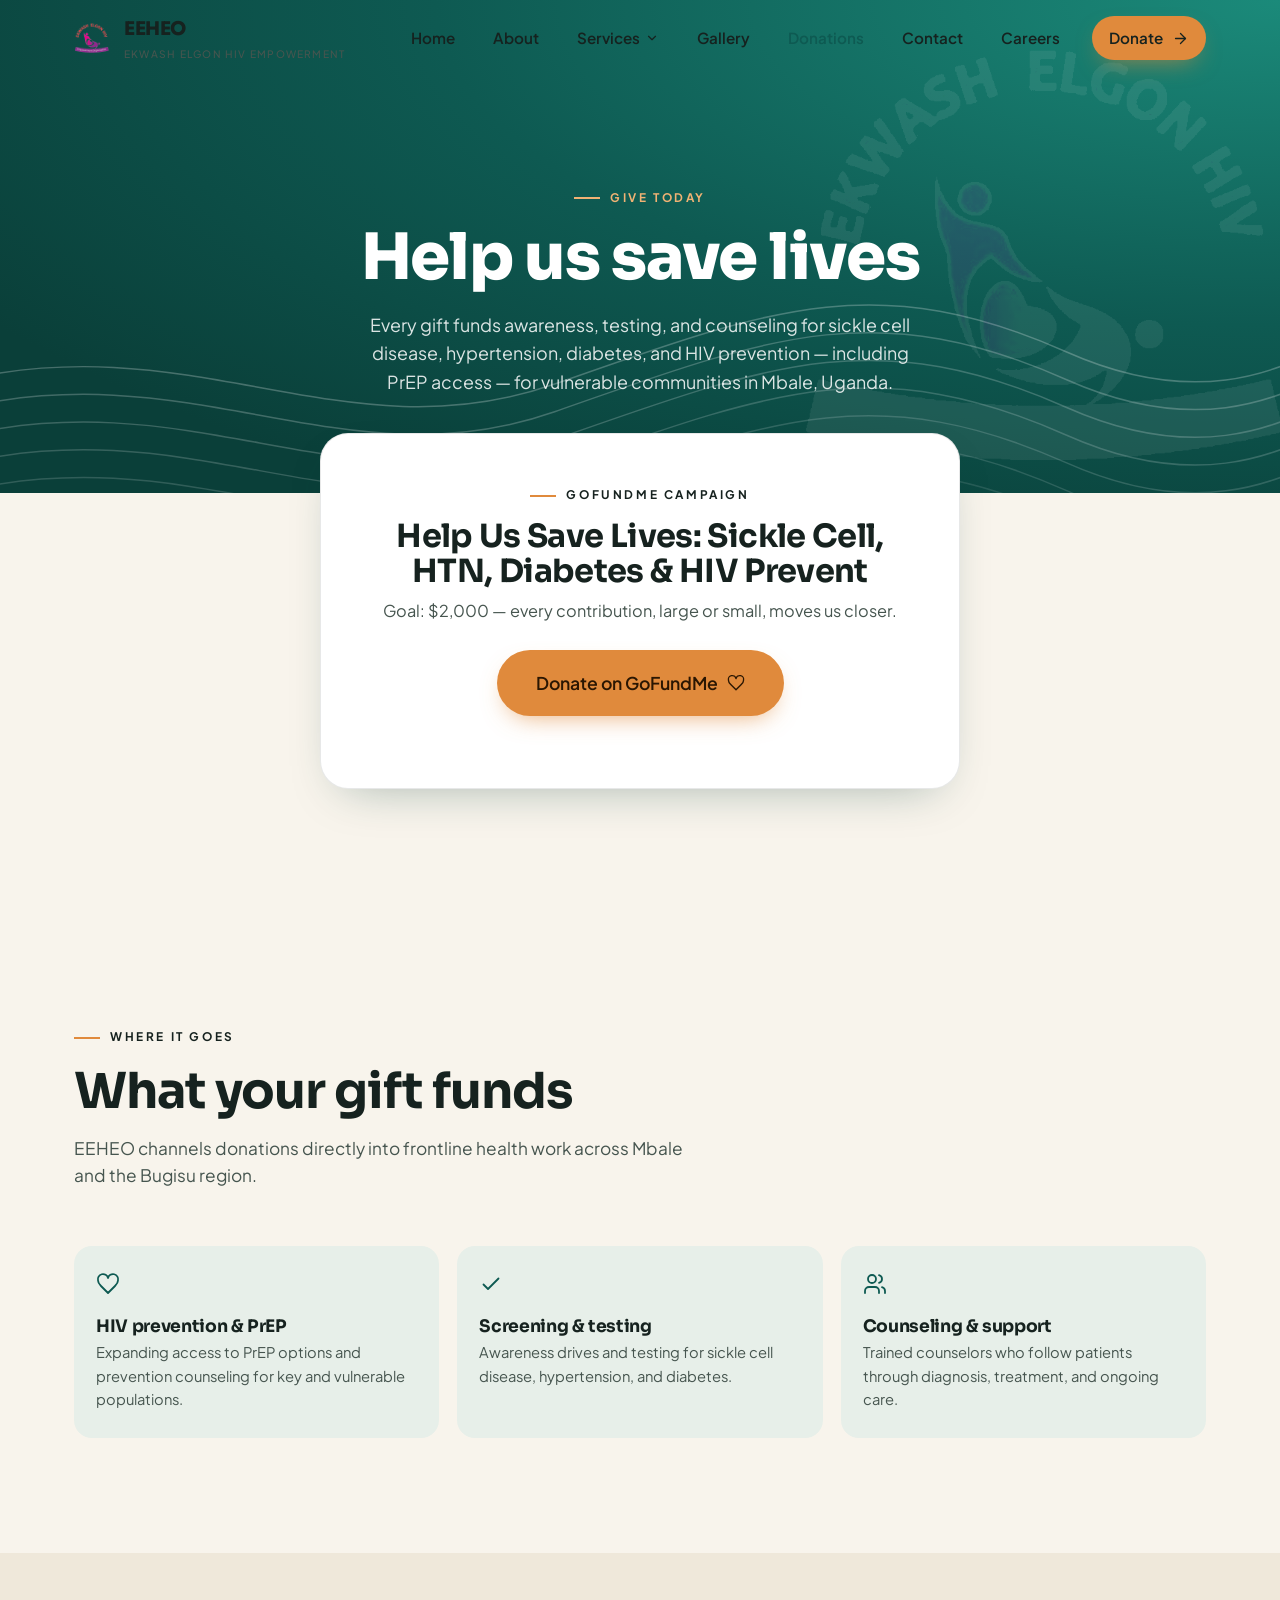
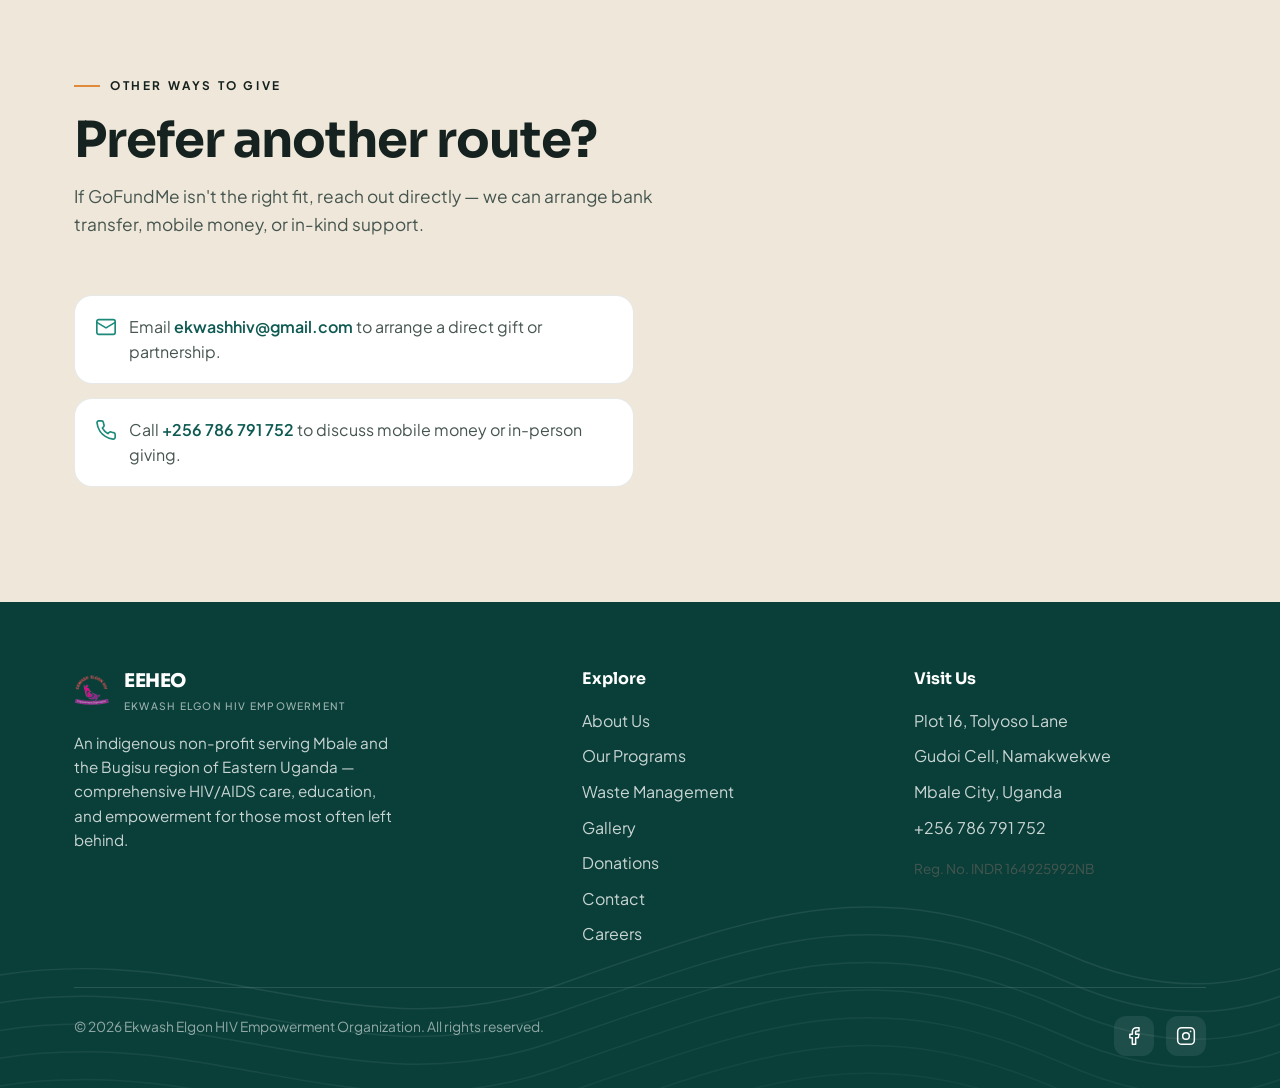
<file: donations.html>
<!doctype html>
<html lang="en">
<head>
  <meta charset="UTF-8" />
  <!-- Google tag (gtag.js) -->
  <script async src="https://www.googletagmanager.com/gtag/js?id=G-YBEP07VNQY"></script>
  <script>
    window.dataLayer = window.dataLayer || [];
    function gtag(){dataLayer.push(arguments);}
    gtag('js', new Date());
    gtag('config', 'G-YBEP07VNQY');
  </script>
  <link rel="icon" type="image/svg+xml" href="favicon.svg" />
  <meta name="viewport" content="width=device-width, initial-scale=1.0" />
  <meta name="description" content="Donate to EEHEO — support HIV prevention, sickle cell, hypertension, and diabetes awareness, testing, and counseling for vulnerable communities in Mbale, Uganda." />
  <meta name="theme-color" content="#0E5A52" />
  <link rel="preconnect" href="https://fonts.googleapis.com" />
  <link rel="preconnect" href="https://fonts.gstatic.com" crossorigin />
  <link href="https://fonts.googleapis.com/css2?family=Sora:wght@400;500;600;700;800&family=Plus+Jakarta+Sans:ital,wght@0,400;0,500;0,600;0,700;1,400;1,500&display=swap" rel="stylesheet" />
  <link rel="stylesheet" href="css/styles.css" />
  <title>Donate — EEHEO</title>
</head>
<body>
  <header class="nav">
    <div class="wrap nav-inner">
      <a href="index.html" class="brand" aria-label="EEHEO home">
        <img class="mark" src="logo.png" width="38" height="38" alt="" />
        <span>EEHEO<small>Ekwash Elgon HIV Empowerment</small></span>
      </a>
      <nav class="nav-links" aria-label="Primary">
        <a href="index.html">Home</a>
        <a href="about.html">About</a>
        <div class="nav-item has-dropdown">
          <a href="services.html" class="dropdown-toggle">Services <svg class="chev" width="14" height="14" viewBox="0 0 24 24" fill="none" stroke="currentColor" stroke-width="2" stroke-linecap="round" stroke-linejoin="round"><path d="m6 9 6 6 6-6"/></svg></a>
          <div class="dropdown">
            <a href="services.html">All Programs</a>
            <a href="waste-management.html">Waste Management</a>
          </div>
        </div>
        <a href="gallery.html">Gallery</a>
        <a href="donations.html" class="active">Donations</a>
        <a href="contact.html">Contact</a>
        <a href="careers.html">Careers</a>
        <a href="donations.html" class="btn btn-amber cta">Donate <svg width="17" height="17" viewBox="0 0 24 24" fill="none" stroke="currentColor" stroke-width="1.8" stroke-linecap="round" stroke-linejoin="round"><path d="M5 12h14"/><path d="m12 5 7 7-7 7"/></svg></a>
      </nav>
      <button class="menu-btn" aria-label="Toggle menu" aria-expanded="false">
        <svg width="26" height="26" viewBox="0 0 24 24" fill="none" stroke="currentColor" stroke-width="2" stroke-linecap="round"><path d="M3 6h18"/><path d="M3 12h18"/><path d="M3 18h18"/></svg>
      </button>
    </div>
    <div class="mobile-menu">
      <a href="index.html">Home</a>
      <a href="about.html">About</a>
      <a href="services.html">Services</a>
      <a href="waste-management.html" class="submenu">Waste Management</a>
      <a href="gallery.html">Gallery</a>
      <a href="donations.html" class="active">Donations</a>
      <a href="contact.html">Contact</a>
      <a href="careers.html">Careers</a>
      <a href="donations.html" class="btn btn-amber">Donate</a>
    </div>
  </header>
  <main>
    <section class="page-hero donate-hero">
      <div class="contours draw"></div>
      <img src="logo.png" aria-hidden="true" style="position:absolute;right:-4vw;bottom:-6%;width:clamp(260px,42vw,560px);opacity:.07;pointer-events:none;user-select:none;filter:brightness(10);z-index:1;" />
      <div class="wrap page-hero-inner page-fade" style="margin:0 auto;text-align:center;max-width:760px">
        <span class="eyebrow" style="justify-content:center">Give today</span>
        <h1>Help us save lives</h1>
        <p style="margin:0 auto">Every gift funds awareness, testing, and counseling for sickle cell disease, hypertension, diabetes, and HIV prevention — including PrEP access — for vulnerable communities in Mbale, Uganda.</p>
      </div>
    </section>

    <section class="section" style="padding-top:0">
      <div class="wrap">
        <div class="donate-panel reveal">
          <span class="eyebrow" style="justify-content:center">GoFundMe campaign</span>
          <h2 style="margin-top:14px;font-size:clamp(1.5rem,3vw,2rem)">Help Us Save Lives: Sickle Cell, HTN, Diabetes &amp; HIV Prevent</h2>
          <p class="goal">Goal: $2,000 — every contribution, large or small, moves us closer.</p>
          <a href="https://www.gofundme.com/f/help-us-save-lives-sickle-cell-htn-diabetes-hiv-prevent" target="_blank" rel="noopener" class="btn btn-amber">
            Donate on GoFundMe
            <svg width="18" height="18" viewBox="0 0 24 24" fill="none" stroke="currentColor" stroke-width="1.8" stroke-linecap="round" stroke-linejoin="round"><path d="M19 14c1.5-1.5 3-3.2 3-5.5A4.5 4.5 0 0 0 12 6 4.5 4.5 0 0 0 2 8.5c0 2.3 1.5 4 3 5.5l7 7Z"/></svg>
          </a>
          <div class="gfm-embed-wrap">
            <div class="gfm-embed" data-url="https://www.gofundme.com/f/help-us-save-lives-sickle-cell-htn-diabetes-hiv-prevent/widget/large"></div>
          </div>
        </div>
      </div>
    </section>

    <section class="section">
      <div class="wrap">
        <div class="section-head reveal">
          <span class="eyebrow">Where it goes</span>
          <h2>What your gift funds</h2>
          <p>EEHEO channels donations directly into frontline health work across Mbale and the Bugisu region.</p>
        </div>
        <div class="donate-why" data-stagger="0.08">
          <div class="why-card reveal">
            <div class="ic"><svg width="24" height="24" viewBox="0 0 24 24" fill="none" stroke="currentColor" stroke-width="1.8" stroke-linecap="round" stroke-linejoin="round"><path d="M19 14c1.5-1.5 3-3.2 3-5.5A4.5 4.5 0 0 0 12 6 4.5 4.5 0 0 0 2 8.5c0 2.3 1.5 4 3 5.5l7 7Z"/></svg></div>
            <h4>HIV prevention &amp; PrEP</h4>
            <p>Expanding access to PrEP options and prevention counseling for key and vulnerable populations.</p>
          </div>
          <div class="why-card reveal">
            <div class="ic"><svg width="24" height="24" viewBox="0 0 24 24" fill="none" stroke="currentColor" stroke-width="1.8" stroke-linecap="round" stroke-linejoin="round"><path d="M4.5 12.5 9 17l10.5-10.5"/></svg></div>
            <h4>Screening &amp; testing</h4>
            <p>Awareness drives and testing for sickle cell disease, hypertension, and diabetes.</p>
          </div>
          <div class="why-card reveal">
            <div class="ic"><svg width="24" height="24" viewBox="0 0 24 24" fill="none" stroke="currentColor" stroke-width="1.8" stroke-linecap="round" stroke-linejoin="round"><path d="M16 21v-2a4 4 0 0 0-4-4H6a4 4 0 0 0-4 4v2"/><circle cx="9" cy="7" r="4"/><path d="M22 21v-2a4 4 0 0 0-3-3.87"/><path d="M16 3.13a4 4 0 0 1 0 7.75"/></svg></div>
            <h4>Counseling &amp; support</h4>
            <p>Trained counselors who follow patients through diagnosis, treatment, and ongoing care.</p>
          </div>
        </div>
      </div>
    </section>

    <section class="section" style="background:var(--sand-deep)">
      <div class="wrap">
        <div class="section-head reveal">
          <span class="eyebrow">Other ways to give</span>
          <h2>Prefer another route?</h2>
          <p>If GoFundMe isn't the right fit, reach out directly — we can arrange bank transfer, mobile money, or in-kind support.</p>
        </div>
        <ul class="donate-methods reveal">
          <li><svg width="22" height="22" viewBox="0 0 24 24" fill="none" stroke="currentColor" stroke-width="1.8" stroke-linecap="round" stroke-linejoin="round"><rect x="2" y="4" width="20" height="16" rx="2"/><path d="m2 7 10 6 10-6"/></svg><span>Email <a href="mailto:ekwashhiv@gmail.com" style="color:var(--teal-700);font-weight:600">ekwashhiv@gmail.com</a> to arrange a direct gift or partnership.</span></li>
          <li><svg width="22" height="22" viewBox="0 0 24 24" fill="none" stroke="currentColor" stroke-width="1.8" stroke-linecap="round" stroke-linejoin="round"><path d="M22 16.9v3a2 2 0 0 1-2.2 2 19.8 19.8 0 0 1-8.6-3 19.5 19.5 0 0 1-6-6 19.8 19.8 0 0 1-3-8.6A2 2 0 0 1 4.1 2h3a2 2 0 0 1 2 1.7c.1.9.4 1.8.7 2.7a2 2 0 0 1-.5 2.1L8.1 9.9a16 16 0 0 0 6 6l1.4-1.2a2 2 0 0 1 2.1-.5c.9.3 1.8.6 2.7.7a2 2 0 0 1 1.7 2Z"/></svg><span>Call <a href="tel:+256786791752" style="color:var(--teal-700);font-weight:600">+256 786 791 752</a> to discuss mobile money or in-person giving.</span></li>
        </ul>
      </div>
    </section>
  </main>
  <footer class="footer">
    <div class="contours"></div>
    <div class="wrap footer-inner">
      <div class="footer-top">
        <div>
          <a href="index.html" class="brand">
            <img class="mark" src="logo.png" width="38" height="38" alt="" />
            <span>EEHEO<small>Ekwash Elgon HIV Empowerment</small></span>
          </a>
          <p>An indigenous non-profit serving Mbale and the Bugisu region of Eastern Uganda — comprehensive HIV/AIDS care, education, and empowerment for those most often left behind.</p>
        </div>
        <div>
          <h5>Explore</h5>
          <ul>
            <li><a href="about.html">About Us</a></li>
            <li><a href="services.html">Our Programs</a></li>
            <li><a href="waste-management.html">Waste Management</a></li>
            <li><a href="gallery.html">Gallery</a></li>
            <li><a href="donations.html">Donations</a></li>
            <li><a href="contact.html">Contact</a></li>
            <li><a href="careers.html">Careers</a></li>
          </ul>
        </div>
        <div>
          <h5>Visit Us</h5>
          <ul>
            <li>Plot 16, Tolyoso Lane</li>
            <li>Gudoi Cell, Namakwekwe</li>
            <li>Mbale City, Uganda</li>
            <li><a href="tel:+256786791752">+256 786 791 752</a></li>
            <li style="margin-top:8px;font-size:.85rem;color:var(--ink-soft)">Reg. No. INDR 164925992NB</li>
          </ul>
        </div>
      </div>
      <div class="footer-bot">
        <span>&copy; <span data-year>2025</span> Ekwash Elgon HIV Empowerment Organization. All rights reserved.</span>
        <div class="socials">
          <a href="https://www.facebook.com/profile.php?id=61566599507446&sk=about" aria-label="Facebook"><svg width="20" height="20" viewBox="0 0 24 24" fill="none" stroke="currentColor" stroke-width="1.8" stroke-linecap="round" stroke-linejoin="round"><path d="M18 2h-3a5 5 0 0 0-5 5v3H7v4h3v8h4v-8h3l1-4h-4V7a1 1 0 0 1 1-1h3Z"/></svg></a>
          <a href="https://www.instagram.com/ekwashelgon2024/" aria-label="Instagram"><svg width="20" height="20" viewBox="0 0 24 24" fill="none" stroke="currentColor" stroke-width="1.8" stroke-linecap="round" stroke-linejoin="round"><rect x="2" y="2" width="20" height="20" rx="5"/><circle cx="12" cy="12" r="4"/><circle cx="17.5" cy="6.5" r="1" fill="currentColor" stroke="none"/></svg></a>
        </div>
      </div>
    </div>
  </footer>
  <script src="js/main.js"></script>
  <script defer src="https://www.gofundme.com/static/js/embed.js"></script>
</body>
</html>
</file>
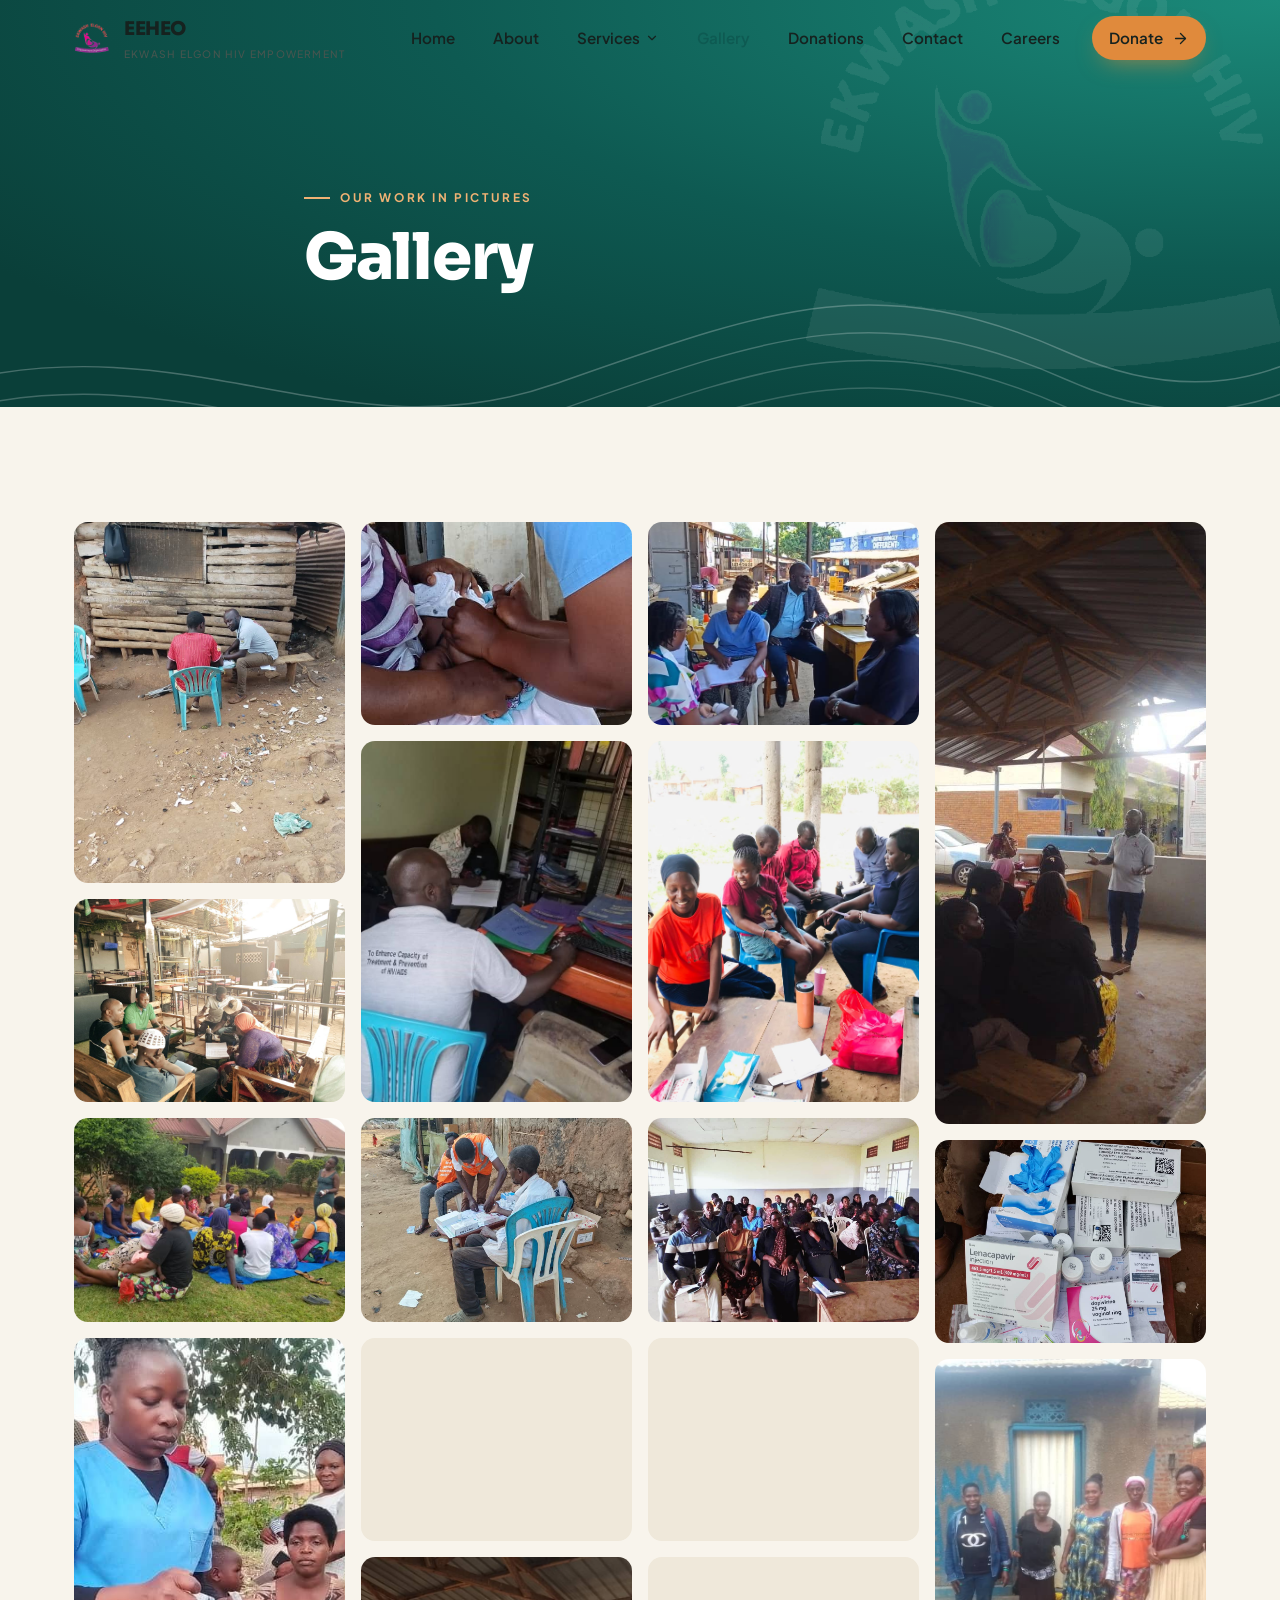
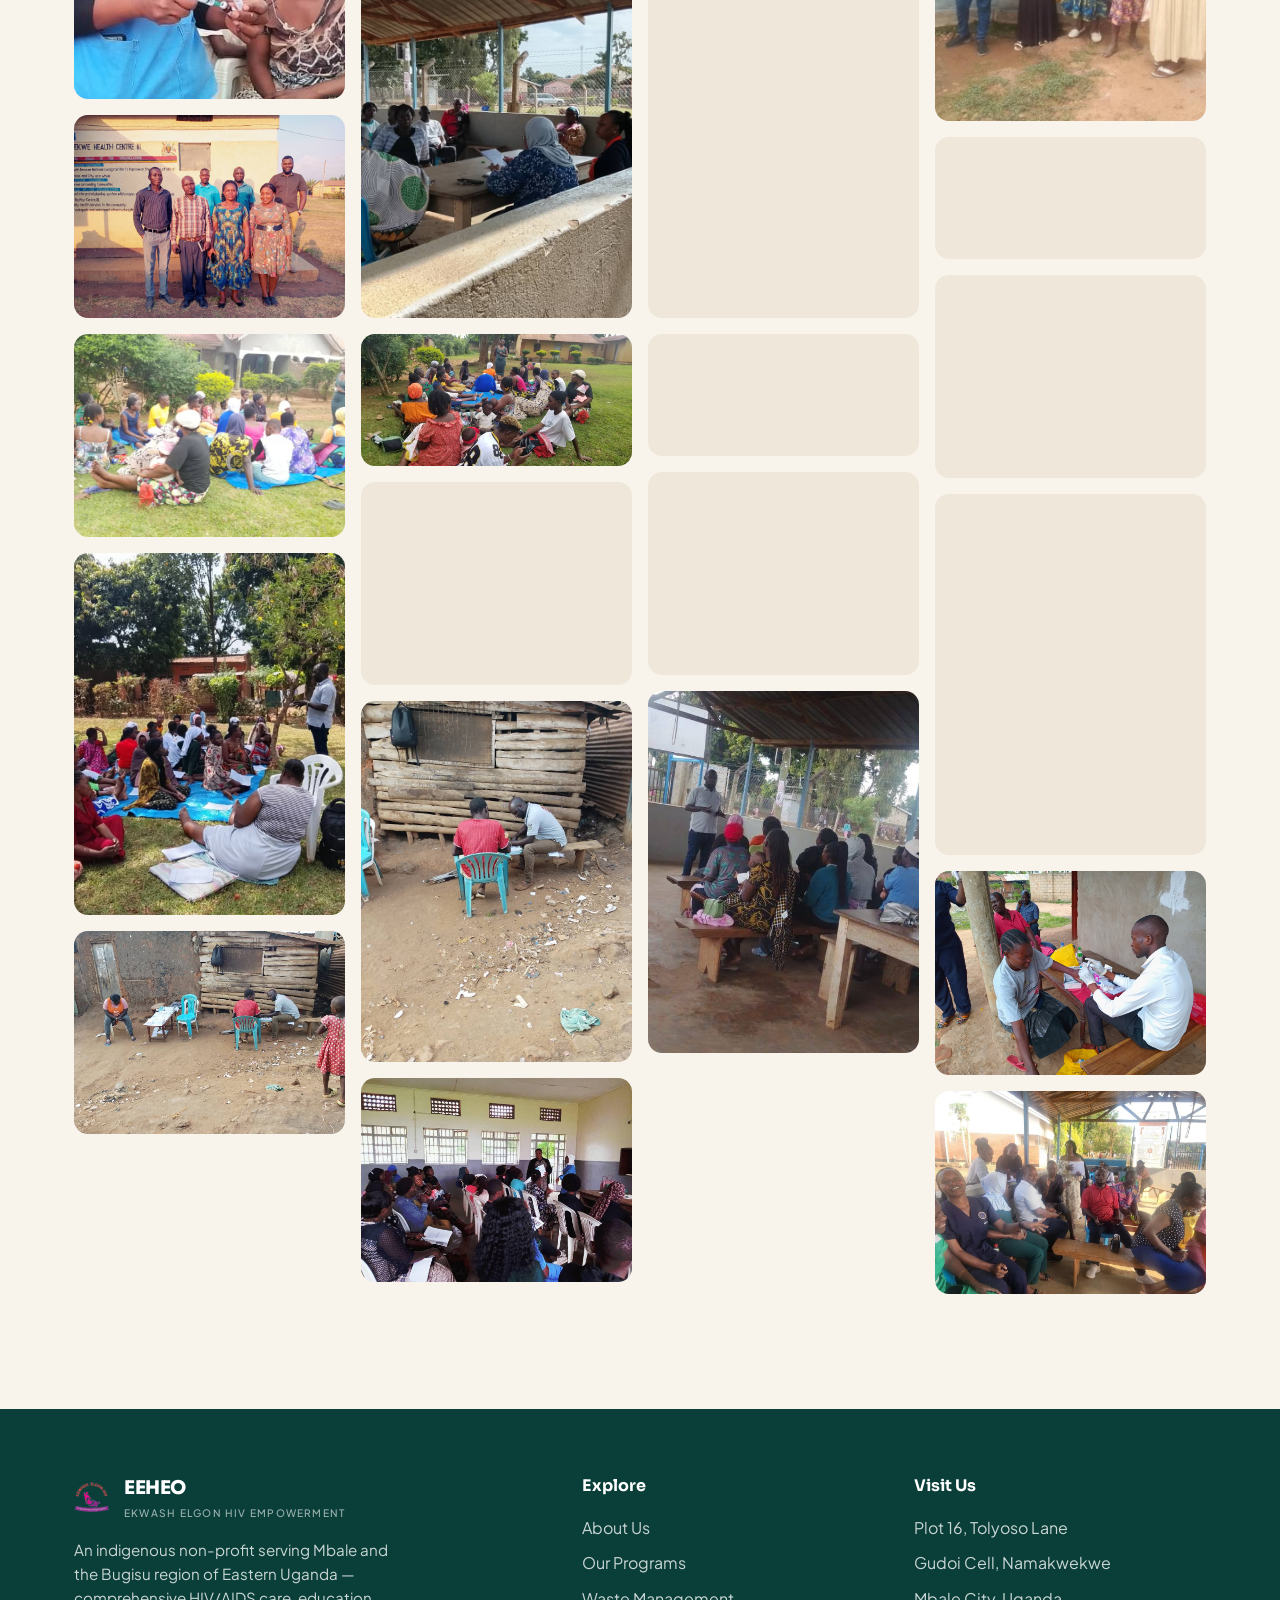
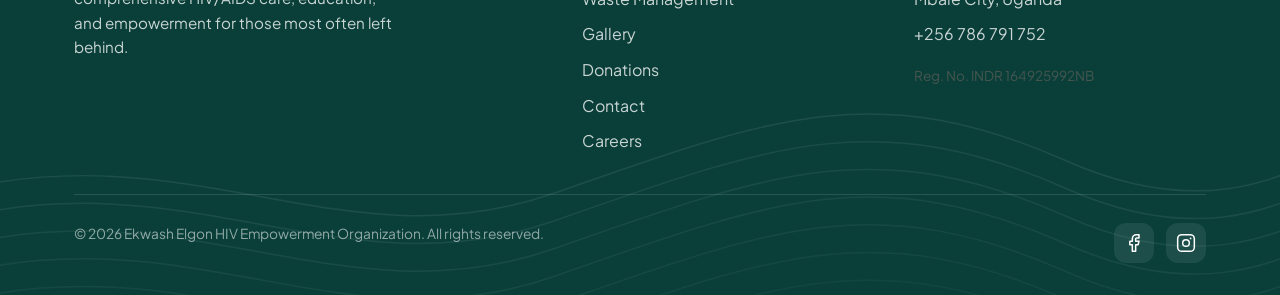
<file: gallery.html>
<!doctype html>
<html lang="en">
<head>
  <meta charset="UTF-8" />
  <!-- Google tag (gtag.js) -->
  <script async src="https://www.googletagmanager.com/gtag/js?id=G-YBEP07VNQY"></script>
  <script>
    window.dataLayer = window.dataLayer || [];
    function gtag(){dataLayer.push(arguments);}
    gtag('js', new Date());
    gtag('config', 'G-YBEP07VNQY');
  </script>
  <link rel="icon" type="image/svg+xml" href="favicon.svg" />
  <meta name="viewport" content="width=device-width, initial-scale=1.0" />
  <meta name="description" content="Photos from EEHEO's programs across Mbale and the Bugisu region — health outreach, education, youth advocacy, and community events." />
  <meta name="theme-color" content="#0E5A52" />
  <link rel="preconnect" href="https://fonts.googleapis.com" />
  <link rel="preconnect" href="https://fonts.gstatic.com" crossorigin />
  <link href="https://fonts.googleapis.com/css2?family=Sora:wght@400;500;600;700;800&family=Plus+Jakarta+Sans:ital,wght@0,400;0,500;0,600;0,700;1,400;1,500&display=swap" rel="stylesheet" />
  <link rel="stylesheet" href="css/styles.css" />
  <title>Gallery — EEHEO</title>
</head>
<body>
  <header class="nav">
    <div class="wrap nav-inner">
      <a href="index.html" class="brand" aria-label="EEHEO home">
        <img class="mark" src="logo.png" width="38" height="38" alt="" />
        <span>EEHEO<small>Ekwash Elgon HIV Empowerment</small></span>
      </a>
      <nav class="nav-links" aria-label="Primary">
        <a href="index.html">Home</a>
        <a href="about.html">About</a>
        <div class="nav-item has-dropdown">
          <a href="services.html" class="dropdown-toggle">Services <svg class="chev" width="14" height="14" viewBox="0 0 24 24" fill="none" stroke="currentColor" stroke-width="2" stroke-linecap="round" stroke-linejoin="round"><path d="m6 9 6 6 6-6"/></svg></a>
          <div class="dropdown">
            <a href="services.html">All Programs</a>
            <a href="waste-management.html">Waste Management</a>
          </div>
        </div>
        <a href="gallery.html" class="active">Gallery</a>
        <a href="donations.html">Donations</a>
        <a href="contact.html">Contact</a>
        <a href="careers.html">Careers</a>
        <a href="donations.html" class="btn btn-amber cta">Donate <svg width="17" height="17" viewBox="0 0 24 24" fill="none" stroke="currentColor" stroke-width="1.8" stroke-linecap="round" stroke-linejoin="round"><path d="M5 12h14"/><path d="m12 5 7 7-7 7"/></svg></a>
      </nav>
      <button class="menu-btn" aria-label="Toggle menu" aria-expanded="false">
        <svg width="26" height="26" viewBox="0 0 24 24" fill="none" stroke="currentColor" stroke-width="2" stroke-linecap="round"><path d="M3 6h18"/><path d="M3 12h18"/><path d="M3 18h18"/></svg>
      </button>
    </div>
    <div class="mobile-menu">
      <a href="index.html">Home</a>
      <a href="about.html">About</a>
      <a href="services.html">Services</a>
      <a href="waste-management.html" class="submenu">Waste Management</a>
      <a href="gallery.html" class="active">Gallery</a>
      <a href="donations.html">Donations</a>
      <a href="contact.html">Contact</a>
      <a href="careers.html">Careers</a>
      <a href="donations.html" class="btn btn-amber">Donate</a>
    </div>
  </header>
  <main>
    <section class="page-hero">
      <div class="contours draw"></div>
      <img src="logo.png" aria-hidden="true" style="position:absolute;right:-4vw;bottom:-6%;width:clamp(260px,42vw,560px);opacity:.07;pointer-events:none;user-select:none;filter:brightness(10);z-index:1;" />
      <div class="wrap page-hero-inner page-fade">
        <span class="eyebrow">Our work in pictures</span>
        <h1>Gallery</h1>
      </div>
    </section>

    <section class="section">
      <div class="wrap">
        <div class="masonry" id="gallery-grid"></div>
      </div>
    </section>

    <div class="lightbox" role="dialog" aria-modal="true" aria-label="Image viewer">
      <button class="lb-btn lb-close" aria-label="Close"><svg width="22" height="22" viewBox="0 0 24 24" fill="none" stroke="currentColor" stroke-width="2" stroke-linecap="round"><path d="M18 6 6 18M6 6l12 12"/></svg></button>
      <button class="lb-btn lb-prev" aria-label="Previous"><svg width="24" height="24" viewBox="0 0 24 24" fill="none" stroke="currentColor" stroke-width="2" stroke-linecap="round"><path d="m15 18-6-6 6-6"/></svg></button>
      <div class="lb-stage"></div>
      <button class="lb-btn lb-next" aria-label="Next"><svg width="24" height="24" viewBox="0 0 24 24" fill="none" stroke="currentColor" stroke-width="2" stroke-linecap="round"><path d="m9 18 6-6-6-6"/></svg></button>
    </div>
  </main>
  <footer class="footer">
    <div class="contours"></div>
    <div class="wrap footer-inner">
      <div class="footer-top">
        <div>
          <a href="index.html" class="brand">
            <img class="mark" src="logo.png" width="38" height="38" alt="" />
            <span>EEHEO<small>Ekwash Elgon HIV Empowerment</small></span>
          </a>
          <p>An indigenous non-profit serving Mbale and the Bugisu region of Eastern Uganda — comprehensive HIV/AIDS care, education, and empowerment for those most often left behind.</p>
        </div>
        <div>
          <h5>Explore</h5>
          <ul>
            <li><a href="about.html">About Us</a></li>
            <li><a href="services.html">Our Programs</a></li>
            <li><a href="waste-management.html">Waste Management</a></li>
            <li><a href="gallery.html">Gallery</a></li>
            <li><a href="donations.html">Donations</a></li>
            <li><a href="contact.html">Contact</a></li>
            <li><a href="careers.html">Careers</a></li>
          </ul>
        </div>
        <div>
          <h5>Visit Us</h5>
          <ul>
            <li>Plot 16, Tolyoso Lane</li>
            <li>Gudoi Cell, Namakwekwe</li>
            <li>Mbale City, Uganda</li>
            <li><a href="tel:+256786791752">+256 786 791 752</a></li>
            <li style="margin-top:8px;font-size:.85rem;color:var(--ink-soft)">Reg. No. INDR 164925992NB</li>
          </ul>
        </div>
      </div>
      <div class="footer-bot">
        <span>&copy; <span data-year>2025</span> Ekwash Elgon HIV Empowerment Organization. All rights reserved.</span>
        <div class="socials">
          <a href="https://www.facebook.com/profile.php?id=61566599507446&sk=about" aria-label="Facebook"><svg width="20" height="20" viewBox="0 0 24 24" fill="none" stroke="currentColor" stroke-width="1.8" stroke-linecap="round" stroke-linejoin="round"><path d="M18 2h-3a5 5 0 0 0-5 5v3H7v4h3v8h4v-8h3l1-4h-4V7a1 1 0 0 1 1-1h3Z"/></svg></a>
          <a href="https://www.instagram.com/ekwashelgon2024/" aria-label="Instagram"><svg width="20" height="20" viewBox="0 0 24 24" fill="none" stroke="currentColor" stroke-width="1.8" stroke-linecap="round" stroke-linejoin="round"><rect x="2" y="2" width="20" height="20" rx="5"/><circle cx="12" cy="12" r="4"/><circle cx="17.5" cy="6.5" r="1" fill="currentColor" stroke="none"/></svg></a>
        </div>
      </div>
    </div>
  </footer>
  <script src="js/main.js"></script>

  <!-- Gallery: shuffled gallery1..gallery40, no captions. Self-contained. -->
  <script>
  (function () {
    var COUNT = 40;          // number of images (gallery1..galleryN)
    var EXT = "jpg";         // change to "png" / "webp" if your files differ
    var grid = document.getElementById("gallery-grid");
    if (!grid) return;

    // Fisher-Yates shuffle of [1..COUNT]
    var order = [];
    var skip_indices = [1,8,9,13,16,17,18]
    for (var i = 1; i <= COUNT; i++) order.push(i);
    
    // Remove skipped indices
    skip_indices.forEach(function (idx) {
      var pos = order.indexOf(idx);
      if (pos !== -1) order.splice(pos, 1);
    });

    for (var j = order.length - 1; j > 0; j--) {
      var k = Math.floor(Math.random() * (j + 1));
      var tmp = order[j]; order[j] = order[k]; order[k] = tmp;
    }

    var ratios = ["3 / 4", "1 / 1]", "4 / 3"];
    var ph = '<div class="imgph" role="img" aria-label="ALT" style="aspect-ratio:RATIO">' +
      '<svg viewBox="0 0 64 64" fill="currentColor" aria-hidden="true">' +
      '<path d="M4 50 L22 26 L34 40 L44 28 L60 50 Z"/><circle cx="48" cy="16" r="7"/></svg></div>';

    var data = [];
    var frag = document.createDocumentFragment();
    order.forEach(function (n, i) {
      var src = "images/gallery" + n + "." + EXT;
      var alt = "EEHEO gallery photo";
      var ratio = ratios[i % 3];
      data.push({ src: src, alt: alt });

      var btn = document.createElement("button");
      btn.className = "tile reveal";
      btn.setAttribute("aria-label", "Open image");
      btn.dataset.idx = i;
      btn.style.transitionDelay = ((i % 8) * 0.04) + "s";

      var img = document.createElement("img");
      img.src = src; img.alt = alt; img.loading = "lazy"; img.decoding = "async";
      img.style.aspectRatio = ratio; img.style.objectFit = "cover";
      img.onerror = (function (alt, ratio) {
        return function () { this.outerHTML = ph.replace("ALT", alt).replace("RATIO", ratio); };
      })(alt, ratio);

      btn.appendChild(img);
      frag.appendChild(btn);
    });
    grid.appendChild(frag);

    // reveal tiles on scroll (main.js's observer ran before these existed)
    if ("IntersectionObserver" in window) {
      var io = new IntersectionObserver(function (entries) {
        entries.forEach(function (e) { if (e.isIntersecting) { e.target.classList.add("in"); io.unobserve(e.target); } });
      }, { rootMargin: "-40px 0px", threshold: 0.05 });
      grid.querySelectorAll(".tile").forEach(function (t) { io.observe(t); });
    } else {
      grid.querySelectorAll(".tile").forEach(function (t) { t.classList.add("in"); });
    }

    // lightbox (no caption / no counter)
    var lb = document.querySelector(".lightbox");
    if (!lb) return;
    var stage = lb.querySelector(".lb-stage");
    var idx = 0;

    function render() {
      var d = data[idx];
      stage.innerHTML = "";
      var img = document.createElement("img");
      img.src = d.src; img.alt = d.alt;
      img.onerror = function () {
        this.outerHTML = '<div class="imgph" style="width:70vw;max-width:760px;aspect-ratio:4/3" role="img" aria-label="' + d.alt + '">' +
          '<svg viewBox="0 0 64 64" fill="currentColor" aria-hidden="true"><path d="M4 50 L22 26 L34 40 L44 28 L60 50 Z"/><circle cx="48" cy="16" r="7"/></svg></div>';
      };
      stage.appendChild(img);
    }
    function open(i) { idx = i; render(); lb.classList.add("open"); document.body.style.overflow = "hidden"; }
    function close() { lb.classList.remove("open"); document.body.style.overflow = ""; }
    function prev() { idx = (idx - 1 + data.length) % data.length; render(); }
    function next() { idx = (idx + 1) % data.length; render(); }

    grid.addEventListener("click", function (e) {
      var tile = e.target.closest(".tile");
      if (tile) open(parseInt(tile.dataset.idx, 10));
    });
    lb.addEventListener("click", function (e) { if (e.target === lb) close(); });
    lb.querySelector(".lb-close").addEventListener("click", close);
    lb.querySelector(".lb-prev").addEventListener("click", function (e) { e.stopPropagation(); prev(); });
    lb.querySelector(".lb-next").addEventListener("click", function (e) { e.stopPropagation(); next(); });
    window.addEventListener("keydown", function (e) {
      if (!lb.classList.contains("open")) return;
      if (e.key === "Escape") close();
      if (e.key === "ArrowLeft") prev();
      if (e.key === "ArrowRight") next();
    });
  })();
  </script>
</body>
</html>
</file>
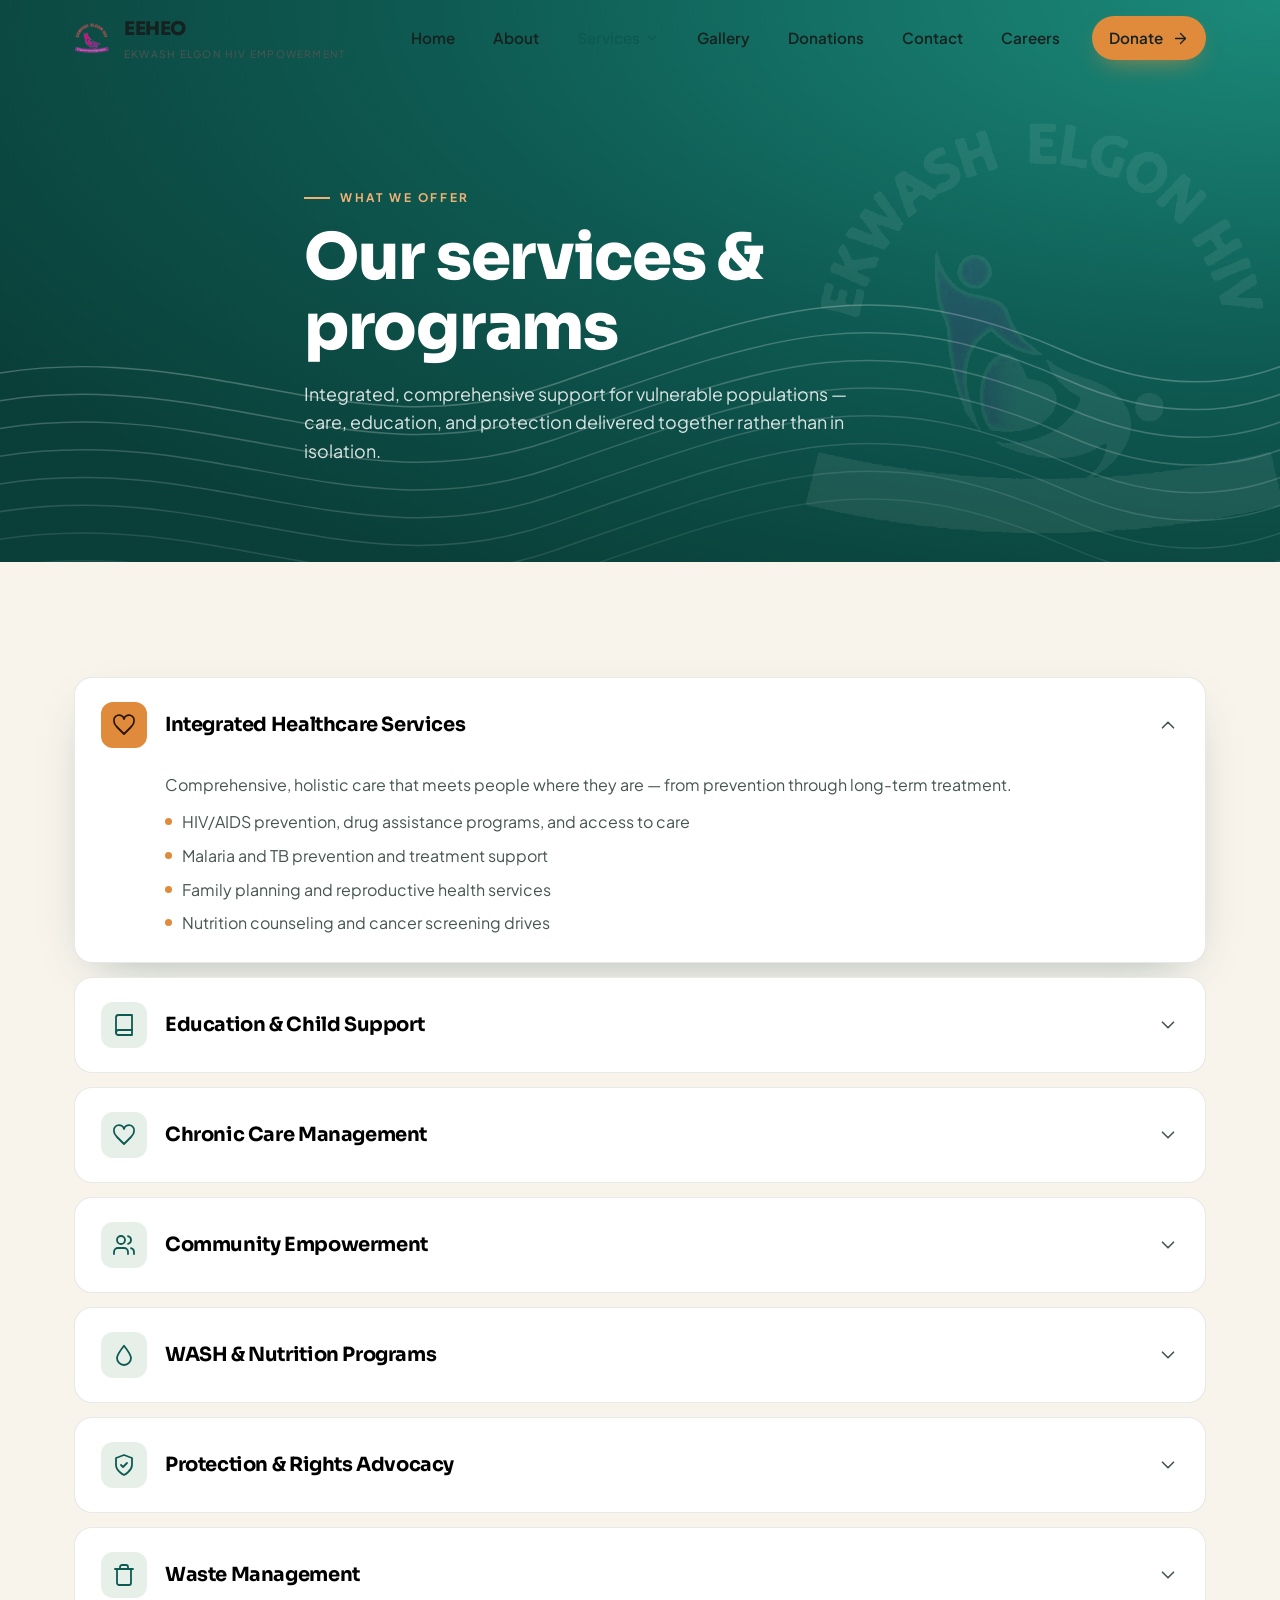
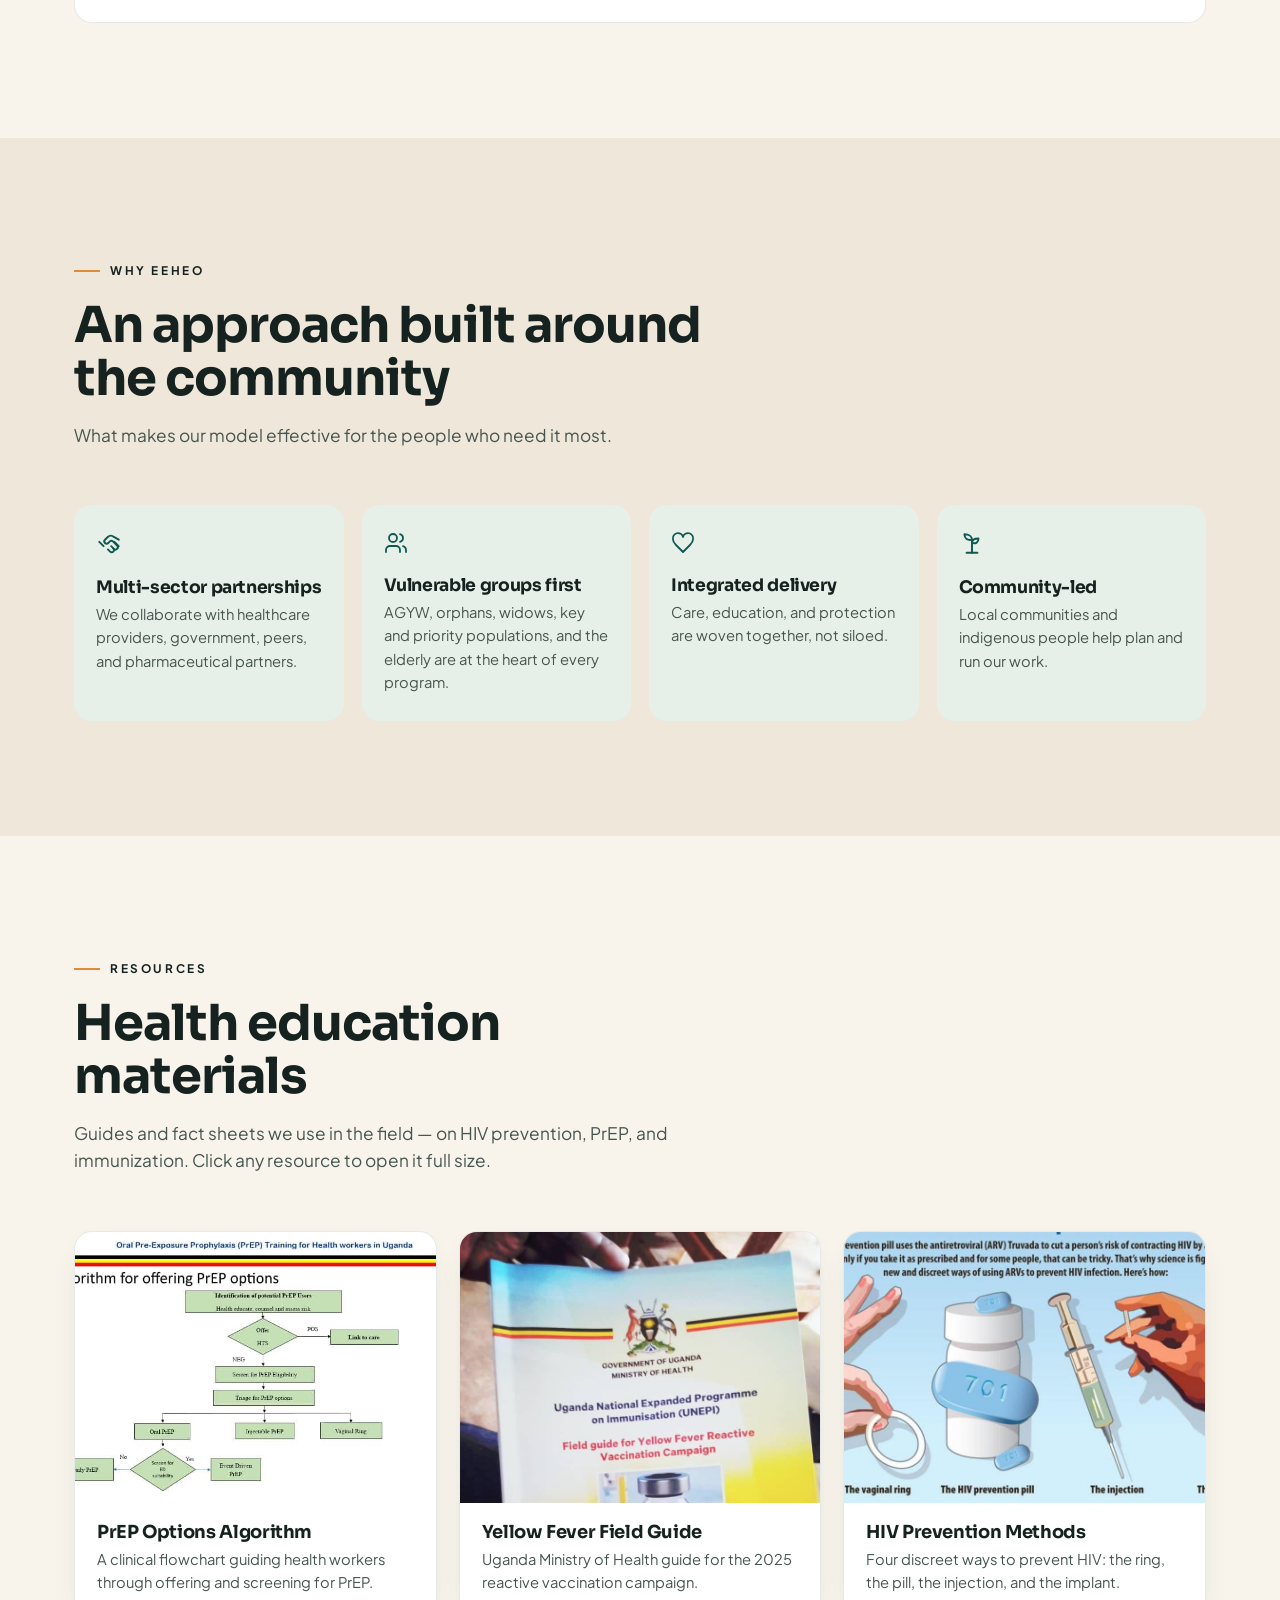
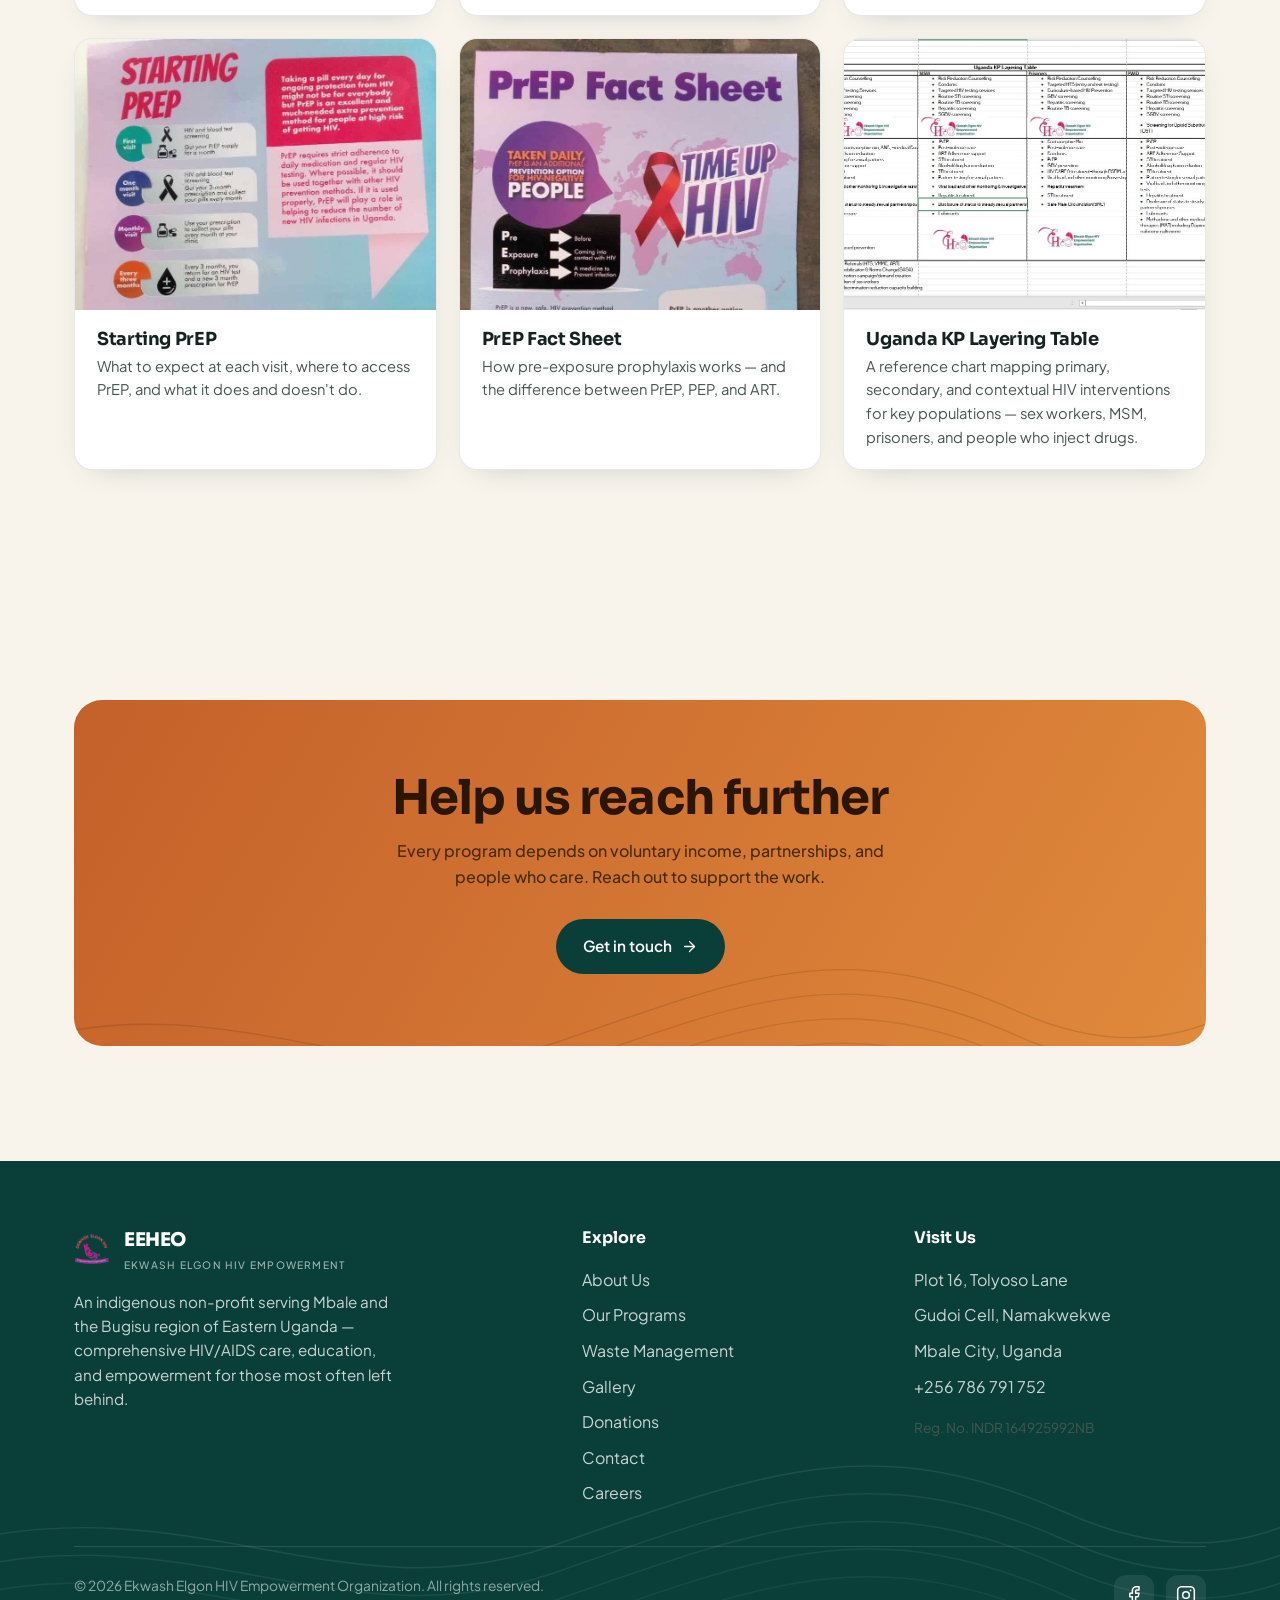
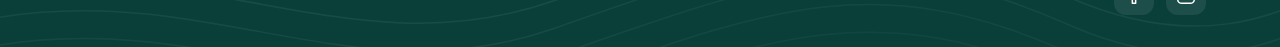
<file: services.html>
<!doctype html>
<html lang="en">
<head>
  <meta charset="UTF-8" />
  <!-- Google tag (gtag.js) -->
  <script async src="https://www.googletagmanager.com/gtag/js?id=G-YBEP07VNQY"></script>
  <script>
    window.dataLayer = window.dataLayer || [];
    function gtag(){dataLayer.push(arguments);}
    gtag('js', new Date());
    gtag('config', 'G-YBEP07VNQY');
  </script>
  <link rel="icon" type="image/svg+xml" href="favicon.svg" />
  <meta name="viewport" content="width=device-width, initial-scale=1.0" />
  <meta name="description" content="EEHEO's programs — integrated healthcare, education and child support, chronic care, community empowerment, WASH, and rights advocacy in Eastern Uganda." />
  <meta name="theme-color" content="#0E5A52" />
  <link rel="preconnect" href="https://fonts.googleapis.com" />
  <link rel="preconnect" href="https://fonts.gstatic.com" crossorigin />
  <link href="https://fonts.googleapis.com/css2?family=Sora:wght@400;500;600;700;800&family=Plus+Jakarta+Sans:ital,wght@0,400;0,500;0,600;0,700;1,400;1,500&display=swap" rel="stylesheet" />
  <link rel="stylesheet" href="css/styles.css" />
  <title>Services — EEHEO</title>
</head>
<body>
  <header class="nav">
    <div class="wrap nav-inner">
      <a href="index.html" class="brand" aria-label="EEHEO home">
        <img class="mark" src="logo.png" width="38" height="38" alt="" />
        <span>EEHEO<small>Ekwash Elgon HIV Empowerment</small></span>
      </a>
      <nav class="nav-links" aria-label="Primary">
        <a href="index.html">Home</a>
        <a href="about.html">About</a>
        <div class="nav-item has-dropdown">
          <a href="services.html" class="active dropdown-toggle">Services <svg class="chev" width="14" height="14" viewBox="0 0 24 24" fill="none" stroke="currentColor" stroke-width="2" stroke-linecap="round" stroke-linejoin="round"><path d="m6 9 6 6 6-6"/></svg></a>
          <div class="dropdown">
            <a href="services.html">All Programs</a>
            <a href="waste-management.html">Waste Management</a>
          </div>
        </div>
        <a href="gallery.html">Gallery</a>
        <a href="donations.html">Donations</a>
        <a href="contact.html">Contact</a>
        <a href="careers.html">Careers</a>
        <a href="donations.html" class="btn btn-amber cta">Donate <svg width="17" height="17" viewBox="0 0 24 24" fill="none" stroke="currentColor" stroke-width="1.8" stroke-linecap="round" stroke-linejoin="round"><path d="M5 12h14"/><path d="m12 5 7 7-7 7"/></svg></a>
      </nav>
      <button class="menu-btn" aria-label="Toggle menu" aria-expanded="false">
        <svg width="26" height="26" viewBox="0 0 24 24" fill="none" stroke="currentColor" stroke-width="2" stroke-linecap="round"><path d="M3 6h18"/><path d="M3 12h18"/><path d="M3 18h18"/></svg>
      </button>
    </div>
    <div class="mobile-menu">
      <a href="index.html">Home</a>
      <a href="about.html">About</a>
      <a href="services.html" class="active">Services</a>
      <a href="waste-management.html" class="submenu">Waste Management</a>
      <a href="gallery.html">Gallery</a>
      <a href="donations.html">Donations</a>
      <a href="contact.html">Contact</a>
      <a href="careers.html">Careers</a>
      <a href="donations.html" class="btn btn-amber">Donate</a>
    </div>
  </header>
  <main>
    <section class="page-hero">
      <div class="contours draw"></div>
      <img src="logo.png" aria-hidden="true" style="position:absolute;right:-4vw;bottom:-6%;width:clamp(260px,42vw,560px);opacity:.07;pointer-events:none;user-select:none;filter:brightness(10);z-index:1;" />
      <div class="wrap page-hero-inner page-fade">
        <span class="eyebrow">What we offer</span>
        <h1>Our services &amp; programs</h1>
        <p>Integrated, comprehensive support for vulnerable populations — care, education, and protection delivered together rather than in isolation.</p>
      </div>
    </section>

    <section class="section">
      <div class="wrap">
        <div class="accordion"><div class="acc-item reveal">
      <button class="acc-head" aria-expanded="false"><span class="ic"><svg width="24" height="24" viewBox="0 0 24 24" fill="none" stroke="currentColor" stroke-width="1.8" stroke-linecap="round" stroke-linejoin="round"><path d="M19 14c1.5-1.5 3-3.2 3-5.5A4.5 4.5 0 0 0 12 6 4.5 4.5 0 0 0 2 8.5c0 2.3 1.5 4 3 5.5l7 7Z"/></svg></span><h3>Integrated Healthcare Services</h3><svg class="chev" width="22" height="22" viewBox="0 0 24 24" fill="none" stroke="currentColor" stroke-width="1.8" stroke-linecap="round" stroke-linejoin="round"><path d="m6 9 6 6 6-6"/></svg></button>
      <div class="acc-body"><div class="acc-body-inner"><p>Comprehensive, holistic care that meets people where they are — from prevention through long-term treatment.</p><ul><li>HIV/AIDS prevention, drug assistance programs, and access to care</li><li>Malaria and TB prevention and treatment support</li><li>Family planning and reproductive health services</li><li>Nutrition counseling and cancer screening drives</li></ul></div></div>
    </div><div class="acc-item reveal">
      <button class="acc-head" aria-expanded="false"><span class="ic"><svg width="24" height="24" viewBox="0 0 24 24" fill="none" stroke="currentColor" stroke-width="1.8" stroke-linecap="round" stroke-linejoin="round"><path d="M4 19.5A2.5 2.5 0 0 1 6.5 17H20"/><path d="M6.5 2H20v20H6.5A2.5 2.5 0 0 1 4 19.5v-15A2.5 2.5 0 0 1 6.5 2Z"/></svg></span><h3>Education &amp; Child Support</h3><svg class="chev" width="22" height="22" viewBox="0 0 24 24" fill="none" stroke="currentColor" stroke-width="1.8" stroke-linecap="round" stroke-linejoin="round"><path d="m6 9 6 6 6-6"/></svg></button>
      <div class="acc-body"><div class="acc-body-inner"><p>Keeping vulnerable children in school and helping them discover their potential beyond the classroom.</p><ul><li>Child sponsorship covering school fees and scholastic materials</li><li>Direct support for orphans and vulnerable children</li><li>Talent development through the Handball Uganda Project</li></ul></div></div>
    </div><div class="acc-item reveal">
      <button class="acc-head" aria-expanded="false"><span class="ic"><svg width="24" height="24" viewBox="0 0 24 24" fill="none" stroke="currentColor" stroke-width="1.8" stroke-linecap="round" stroke-linejoin="round"><path d="M19 14c1.5-1.5 3-3.2 3-5.5A4.5 4.5 0 0 0 12 6 4.5 4.5 0 0 0 2 8.5c0 2.3 1.5 4 3 5.5l7 7Z"/></svg></span><h3>Chronic Care Management</h3><svg class="chev" width="22" height="22" viewBox="0 0 24 24" fill="none" stroke="currentColor" stroke-width="1.8" stroke-linecap="round" stroke-linejoin="round"><path d="m6 9 6 6 6-6"/></svg></button>
      <div class="acc-body"><div class="acc-body-inner"><p>Sustained support for chronically ill patients through community strengthening and linkage to care.</p><ul><li>Ongoing treatment adherence and follow-up support</li><li>Community-based care models that reduce isolation</li><li>Linkage to clinics, peers, and government health services</li></ul></div></div>
    </div><div class="acc-item reveal">
      <button class="acc-head" aria-expanded="false"><span class="ic"><svg width="24" height="24" viewBox="0 0 24 24" fill="none" stroke="currentColor" stroke-width="1.8" stroke-linecap="round" stroke-linejoin="round"><path d="M16 21v-2a4 4 0 0 0-4-4H6a4 4 0 0 0-4 4v2"/><circle cx="9" cy="7" r="4"/><path d="M22 21v-2a4 4 0 0 0-3-3.87"/><path d="M16 3.13a4 4 0 0 1 0 7.75"/></svg></span><h3>Community Empowerment</h3><svg class="chev" width="22" height="22" viewBox="0 0 24 24" fill="none" stroke="currentColor" stroke-width="1.8" stroke-linecap="round" stroke-linejoin="round"><path d="m6 9 6 6 6-6"/></svg></button>
      <div class="acc-body"><div class="acc-body-inner"><p>Putting young people and communities in the driver's seat of their own development.</p><ul><li>Youth Advocacy Groups (YAG) and youth-led coalitions</li><li>Champion of Change (CoC) modules for adolescents aged 10–18</li><li>Climate change adaptation and youth-led mitigation</li><li>Mobile technology for financial services, networking, and information</li></ul></div></div>
    </div><div class="acc-item reveal">
      <button class="acc-head" aria-expanded="false"><span class="ic"><svg width="24" height="24" viewBox="0 0 24 24" fill="none" stroke="currentColor" stroke-width="1.8" stroke-linecap="round" stroke-linejoin="round"><path d="M12 2.7C7 9 5 12 5 15a7 7 0 0 0 14 0c0-3-2-6-7-12.3Z"/></svg></span><h3>WASH &amp; Nutrition Programs</h3><svg class="chev" width="22" height="22" viewBox="0 0 24 24" fill="none" stroke="currentColor" stroke-width="1.8" stroke-linecap="round" stroke-linejoin="round"><path d="m6 9 6 6 6-6"/></svg></button>
      <div class="acc-body"><div class="acc-body-inner"><p>Clean water, sanitation, and food security as the foundation of a healthy community.</p><ul><li>Water, Sanitation, and Hygiene (WASH) initiatives</li><li>Nutrition support and food security programs</li><li>Community mobilization around healthy practices</li></ul></div></div>
    </div><div class="acc-item reveal">
      <button class="acc-head" aria-expanded="false"><span class="ic"><svg width="24" height="24" viewBox="0 0 24 24" fill="none" stroke="currentColor" stroke-width="1.8" stroke-linecap="round" stroke-linejoin="round"><path d="M12 22s8-4 8-10V5l-8-3-8 3v7c0 6 8 10 8 10Z"/><path d="m9 12 2 2 4-4"/></svg></span><h3>Protection &amp; Rights Advocacy</h3><svg class="chev" width="22" height="22" viewBox="0 0 24 24" fill="none" stroke="currentColor" stroke-width="1.8" stroke-linecap="round" stroke-linejoin="round"><path d="m6 9 6 6 6-6"/></svg></button>
      <div class="acc-body"><div class="acc-body-inner"><p>Standing with those whose rights are most at risk — children, women, and marginalized groups.</p><ul><li>Prevention of Violence Against Children (VAC), neglect, and abuse</li><li>Action against child marriage and teenage pregnancy</li><li>Defense of reproductive health and disability rights</li><li>LGBTQI community included — defending and protecting LGBTQI community health rights</li></ul></div></div>
    </div><div class="acc-item reveal">
      <button class="acc-head" aria-expanded="false"><span class="ic"><svg width="24" height="24" viewBox="0 0 24 24" fill="none" stroke="currentColor" stroke-width="1.8" stroke-linecap="round" stroke-linejoin="round"><path d="M3 6h18"/><path d="M19 6v14a2 2 0 0 1-2 2H7a2 2 0 0 1-2-2V6"/><path d="M8 6V4a2 2 0 0 1 2-2h4a2 2 0 0 1 2 2v2"/></svg></span><h3>Waste Management</h3><svg class="chev" width="22" height="22" viewBox="0 0 24 24" fill="none" stroke="currentColor" stroke-width="1.8" stroke-linecap="round" stroke-linejoin="round"><path d="m6 9 6 6 6-6"/></svg></button>
      <div class="acc-body"><div class="acc-body-inner"><p>Sustainable collection, sorting, treatment, and recycling that generates jobs, protects public health, and reduces our communities' environmental footprint.</p><ul><li>Economic opportunity through recycling and resource recovery</li><li>Cleaner, healthier neighborhoods and reduced illegal dumping</li><li>Environmental protection and climate resilience</li></ul><p style="margin-top:14px"><a href="waste-management.html" class="btn btn-outline" style="padding:10px 22px">Learn more <svg width="16" height="16" viewBox="0 0 24 24" fill="none" stroke="currentColor" stroke-width="1.8" stroke-linecap="round" stroke-linejoin="round"><path d="M5 12h14"/><path d="m12 5 7 7-7 7"/></svg></a></p></div></div>
    </div></div>
      </div>
    </section>

    <section class="section" style="background:var(--sand-deep)">
      <div class="wrap">
        <div class="section-head reveal">
          <span class="eyebrow">Why EEHEO</span>
          <h2>An approach built around the community</h2>
          <p>What makes our model effective for the people who need it most.</p>
        </div>
        <div class="why" data-stagger="0.08"><div class="why-card reveal"><div class="ic"><svg width="26" height="26" viewBox="0 0 24 24" fill="none" stroke="currentColor" stroke-width="1.8" stroke-linecap="round" stroke-linejoin="round"><path d="m11 17 2 2a1 1 0 1 0 3-3"/><path d="m14 14 2.5 2.5a1 1 0 1 0 3-3l-3.9-3.9a2 2 0 0 0-2.8 0l-1.5 1.5a1 1 0 1 1-3-3l2.6-2.6a4 4 0 0 1 5.6 0L21 8"/><path d="m21 14-4-4"/><path d="m3 10 4 4"/></svg></div><h4>Multi-sector partnerships</h4><p>We collaborate with healthcare providers, government, peers, and pharmaceutical partners.</p></div><div class="why-card reveal"><div class="ic"><svg width="24" height="24" viewBox="0 0 24 24" fill="none" stroke="currentColor" stroke-width="1.8" stroke-linecap="round" stroke-linejoin="round"><path d="M16 21v-2a4 4 0 0 0-4-4H6a4 4 0 0 0-4 4v2"/><circle cx="9" cy="7" r="4"/><path d="M22 21v-2a4 4 0 0 0-3-3.87"/><path d="M16 3.13a4 4 0 0 1 0 7.75"/></svg></div><h4>Vulnerable groups first</h4><p>AGYW, orphans, widows, key and priority populations, and the elderly are at the heart of every program.</p></div><div class="why-card reveal"><div class="ic"><svg width="24" height="24" viewBox="0 0 24 24" fill="none" stroke="currentColor" stroke-width="1.8" stroke-linecap="round" stroke-linejoin="round"><path d="M19 14c1.5-1.5 3-3.2 3-5.5A4.5 4.5 0 0 0 12 6 4.5 4.5 0 0 0 2 8.5c0 2.3 1.5 4 3 5.5l7 7Z"/></svg></div><h4>Integrated delivery</h4><p>Care, education, and protection are woven together, not siloed.</p></div><div class="why-card reveal"><div class="ic"><svg width="26" height="26" viewBox="0 0 24 24" fill="none" stroke="currentColor" stroke-width="1.8" stroke-linecap="round" stroke-linejoin="round"><path d="M7 20h10"/><path d="M12 20V8"/><path d="M12 8C12 5 9 3 5 3c0 4 3 6 7 5Z"/><path d="M12 11c0-2.5 2.5-4 6-4 0 3.5-2.5 5-6 4Z"/></svg></div><h4>Community-led</h4><p>Local communities and indigenous people help plan and run our work.</p></div></div>
      </div>
    </section>

    <!-- RESOURCES -->
    <style>
      .resource-grid { display: grid; grid-template-columns: repeat(3, 1fr); gap: 22px; }
      .resource-card { display: flex; flex-direction: column; background: #fff; border: 1px solid var(--line); border-radius: var(--radius); overflow: hidden; box-shadow: var(--shadow-soft); transition: transform .35s, box-shadow .35s; color: inherit; }
      .resource-card:hover { transform: translateY(-6px); box-shadow: var(--shadow); }
      .resource-card .rc-img { aspect-ratio: 4 / 3; overflow: hidden; background: var(--sand-deep); }
      .resource-card .rc-img img { width: 100%; height: 100%; object-fit: cover; object-position: top center; transition: transform .5s cubic-bezier(.2,.8,.2,1); display: block; }
      .resource-card:hover .rc-img img { transform: scale(1.05); }
      .resource-card .rc-img .imgph { width: 100%; height: 100%; aspect-ratio: auto; }
      .resource-card .rc-body { padding: 20px 22px; }
      .resource-card .rc-body h4 { font-size: 1.12rem; margin-bottom: 6px; }
      .resource-card .rc-body p { color: var(--ink-soft); font-size: .92rem; }
      @media (max-width: 980px) { .resource-grid { grid-template-columns: repeat(2, 1fr); } }
      @media (max-width: 640px) { .resource-grid { grid-template-columns: 1fr; } }
    </style>
    <section class="section">
      <div class="wrap">
        <div class="section-head reveal">
          <span class="eyebrow">Resources</span>
          <h2>Health education materials</h2>
          <p>Guides and fact sheets we use in the field — on HIV prevention, PrEP, and immunization. Click any resource to open it full size.</p>
        </div>
        <div class="resource-grid" data-stagger="0.08">
          <a class="resource-card reveal" href="images/gallery1.jpg" target="_blank" rel="noopener">
            <div class="rc-img"><img src="images/gallery1.jpg" alt="Flowchart titled Algorithm for offering PrEP options" loading="lazy" onerror="this.outerHTML='&lt;div class=&quot;imgph&quot; role=&quot;img&quot; aria-label=&quot;PrEP options algorithm&quot;&gt;&lt;svg viewBox=&quot;0 0 64 64&quot; fill=&quot;currentColor&quot;&gt;&lt;path d=&quot;M4 50 L22 26 L34 40 L44 28 L60 50 Z&quot;/&gt;&lt;circle cx=&quot;48&quot; cy=&quot;16&quot; r=&quot;7&quot;/&gt;&lt;/svg&gt;&lt;/div&gt;'" /></div>
            <div class="rc-body"><h4>PrEP Options Algorithm</h4><p>A clinical flowchart guiding health workers through offering and screening for PrEP.</p></div>
          </a>
          <a class="resource-card reveal" href="images/gallery13.jpg" target="_blank" rel="noopener">
            <div class="rc-img"><img src="images/gallery13.jpg" alt="Cover of Uganda Ministry of Health Yellow Fever vaccination field guide, April 2025" loading="lazy" onerror="this.outerHTML='&lt;div class=&quot;imgph&quot; role=&quot;img&quot; aria-label=&quot;Yellow Fever field guide&quot;&gt;&lt;svg viewBox=&quot;0 0 64 64&quot; fill=&quot;currentColor&quot;&gt;&lt;path d=&quot;M4 50 L22 26 L34 40 L44 28 L60 50 Z&quot;/&gt;&lt;circle cx=&quot;48&quot; cy=&quot;16&quot; r=&quot;7&quot;/&gt;&lt;/svg&gt;&lt;/div&gt;'" /></div>
            <div class="rc-body"><h4>Yellow Fever Field Guide</h4><p>Uganda Ministry of Health guide for the 2025 reactive vaccination campaign.</p></div>
          </a>
          <a class="resource-card reveal" href="images/gallery16.jpg" target="_blank" rel="noopener">
            <div class="rc-img"><img src="images/gallery16.jpg" alt="Illustration of four HIV prevention methods: vaginal ring, prevention pill, injection, and implant" loading="lazy" onerror="this.outerHTML='&lt;div class=&quot;imgph&quot; role=&quot;img&quot; aria-label=&quot;HIV prevention methods&quot;&gt;&lt;svg viewBox=&quot;0 0 64 64&quot; fill=&quot;currentColor&quot;&gt;&lt;path d=&quot;M4 50 L22 26 L34 40 L44 28 L60 50 Z&quot;/&gt;&lt;circle cx=&quot;48&quot; cy=&quot;16&quot; r=&quot;7&quot;/&gt;&lt;/svg&gt;&lt;/div&gt;'" /></div>
            <div class="rc-body"><h4>HIV Prevention Methods</h4><p>Four discreet ways to prevent HIV: the ring, the pill, the injection, and the implant.</p></div>
          </a>
          <a class="resource-card reveal" href="images/gallery17.jpg" target="_blank" rel="noopener">
            <div class="rc-img"><img src="images/gallery17.jpg" alt="Starting PrEP infographic showing the visit schedule and key information" loading="lazy" onerror="this.outerHTML='&lt;div class=&quot;imgph&quot; role=&quot;img&quot; aria-label=&quot;Starting PrEP&quot;&gt;&lt;svg viewBox=&quot;0 0 64 64&quot; fill=&quot;currentColor&quot;&gt;&lt;path d=&quot;M4 50 L22 26 L34 40 L44 28 L60 50 Z&quot;/&gt;&lt;circle cx=&quot;48&quot; cy=&quot;16&quot; r=&quot;7&quot;/&gt;&lt;/svg&gt;&lt;/div&gt;'" /></div>
            <div class="rc-body"><h4>Starting PrEP</h4><p>What to expect at each visit, where to access PrEP, and what it does and doesn't do.</p></div>
          </a>
          <a class="resource-card reveal" href="images/gallery18.jpg" target="_blank" rel="noopener">
            <div class="rc-img"><img src="images/gallery18.jpg" alt="PrEP Fact Sheet poster explaining pre-exposure prophylaxis" loading="lazy" onerror="this.outerHTML='&lt;div class=&quot;imgph&quot; role=&quot;img&quot; aria-label=&quot;PrEP fact sheet&quot;&gt;&lt;svg viewBox=&quot;0 0 64 64&quot; fill=&quot;currentColor&quot;&gt;&lt;path d=&quot;M4 50 L22 26 L34 40 L44 28 L60 50 Z&quot;/&gt;&lt;circle cx=&quot;48&quot; cy=&quot;16&quot; r=&quot;7&quot;/&gt;&lt;/svg&gt;&lt;/div&gt;'" /></div>
            <div class="rc-body"><h4>PrEP Fact Sheet</h4><p>How pre-exposure prophylaxis works — and the difference between PrEP, PEP, and ART.</p></div>
          </a>
          <a class="resource-card reveal" href="images/kp.png" target="_blank" rel="noopener">
            <div class="rc-img"><img src="images/kp.png" alt="Uganda KP Layering Table showing HIV interventions for sex workers, MSM, prisoners, and PWID" loading="lazy" onerror="this.outerHTML='&lt;div class=&quot;imgph&quot; role=&quot;img&quot; aria-label=&quot;KP Layering Table&quot;&gt;&lt;svg viewBox=&quot;0 0 64 64&quot; fill=&quot;currentColor&quot;&gt;&lt;path d=&quot;M4 50 L22 26 L34 40 L44 28 L60 50 Z&quot;/&gt;&lt;circle cx=&quot;48&quot; cy=&quot;16&quot; r=&quot;7&quot;/&gt;&lt;/svg&gt;&lt;/div&gt;'" /></div>
            <div class="rc-body"><h4>Uganda KP Layering Table</h4><p>A reference chart mapping primary, secondary, and contextual HIV interventions for key populations — sex workers, MSM, prisoners, and people who inject drugs.</p></div>
          </a>
        </div>
      </div>
    </section>

    <section class="section">
      <div class="wrap">
        <div class="cta-band reveal">
          <div class="contours"></div>
          <div style="position:relative;z-index:2">
            <h2>Help us reach further</h2>
            <p>Every program depends on voluntary income, partnerships, and people who care. Reach out to support the work.</p>
            <div class="row"><a href="contact.html" class="btn btn-dark">Get in touch <svg width="17" height="17" viewBox="0 0 24 24" fill="none" stroke="currentColor" stroke-width="1.8" stroke-linecap="round" stroke-linejoin="round"><path d="M5 12h14"/><path d="m12 5 7 7-7 7"/></svg></a></div>
          </div>
        </div>
      </div>
    </section>
  </main>
  <footer class="footer">
    <div class="contours"></div>
    <div class="wrap footer-inner">
      <div class="footer-top">
        <div>
          <a href="index.html" class="brand">
            <img class="mark" src="logo.png" width="38" height="38" alt="" />
            <span>EEHEO<small>Ekwash Elgon HIV Empowerment</small></span>
          </a>
          <p>An indigenous non-profit serving Mbale and the Bugisu region of Eastern Uganda — comprehensive HIV/AIDS care, education, and empowerment for those most often left behind.</p>
        </div>
        <div>
          <h5>Explore</h5>
          <ul>
            <li><a href="about.html">About Us</a></li>
            <li><a href="services.html">Our Programs</a></li>
            <li><a href="waste-management.html">Waste Management</a></li>
            <li><a href="gallery.html">Gallery</a></li>
            <li><a href="donations.html">Donations</a></li>
            <li><a href="contact.html">Contact</a></li>
            <li><a href="careers.html">Careers</a></li>
          </ul>
        </div>
        <div>
          <h5>Visit Us</h5>
          <ul>
            <li>Plot 16, Tolyoso Lane</li>
            <li>Gudoi Cell, Namakwekwe</li>
            <li>Mbale City, Uganda</li>
            <li><a href="tel:+256786791752">+256 786 791 752</a></li>
            <li style="margin-top:8px;font-size:.85rem;color:var(--ink-soft)">Reg. No. INDR 164925992NB</li>
          </ul>
        </div>
      </div>
      <div class="footer-bot">
        <span>&copy; <span data-year>2025</span> Ekwash Elgon HIV Empowerment Organization. All rights reserved.</span>
        <div class="socials">
          <a href="https://www.facebook.com/profile.php?id=61566599507446&sk=about" aria-label="Facebook"><svg width="20" height="20" viewBox="0 0 24 24" fill="none" stroke="currentColor" stroke-width="1.8" stroke-linecap="round" stroke-linejoin="round"><path d="M18 2h-3a5 5 0 0 0-5 5v3H7v4h3v8h4v-8h3l1-4h-4V7a1 1 0 0 1 1-1h3Z"/></svg></a>
          <a href="https://www.instagram.com/ekwashelgon2024/" aria-label="Instagram"><svg width="20" height="20" viewBox="0 0 24 24" fill="none" stroke="currentColor" stroke-width="1.8" stroke-linecap="round" stroke-linejoin="round"><rect x="2" y="2" width="20" height="20" rx="5"/><circle cx="12" cy="12" r="4"/><circle cx="17.5" cy="6.5" r="1" fill="currentColor" stroke="none"/></svg></a>
        </div>
      </div>
    </div>
  </footer>
  <script src="js/main.js"></script>
</body>
</html>
</file>
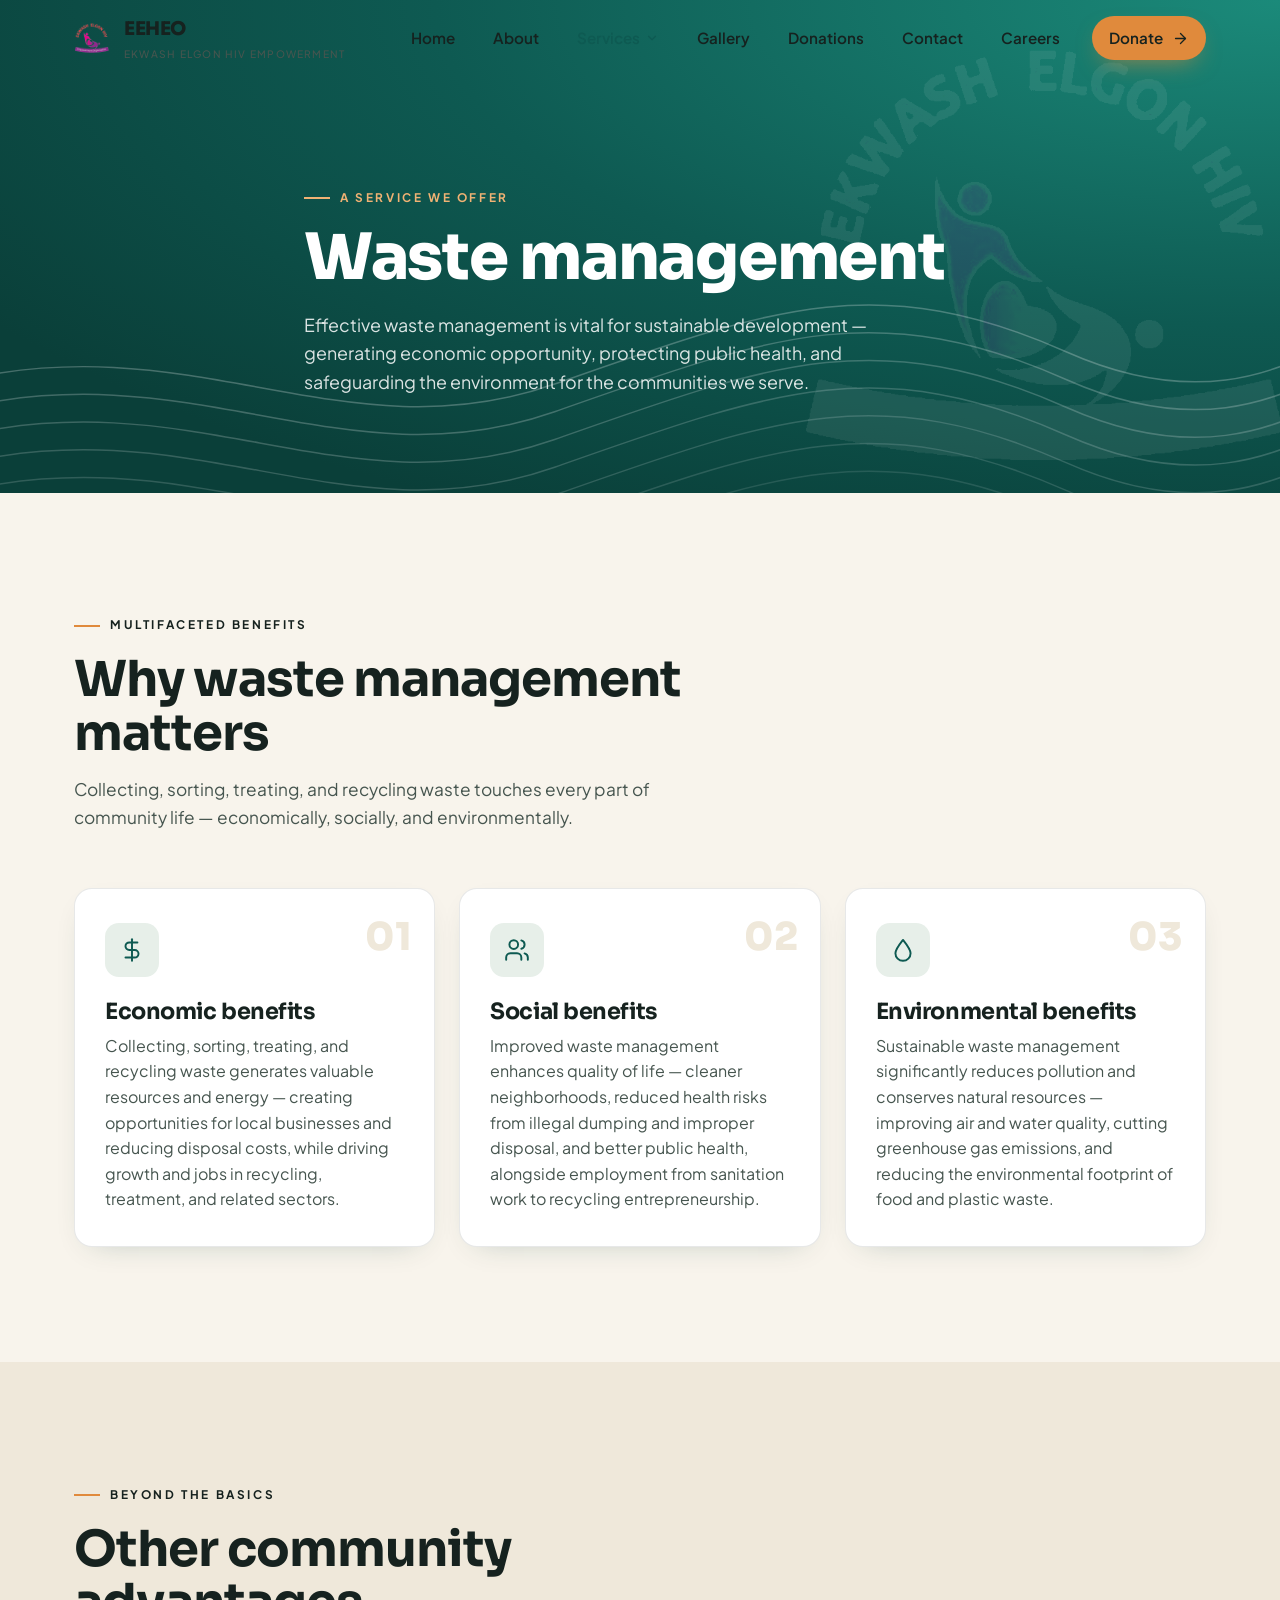
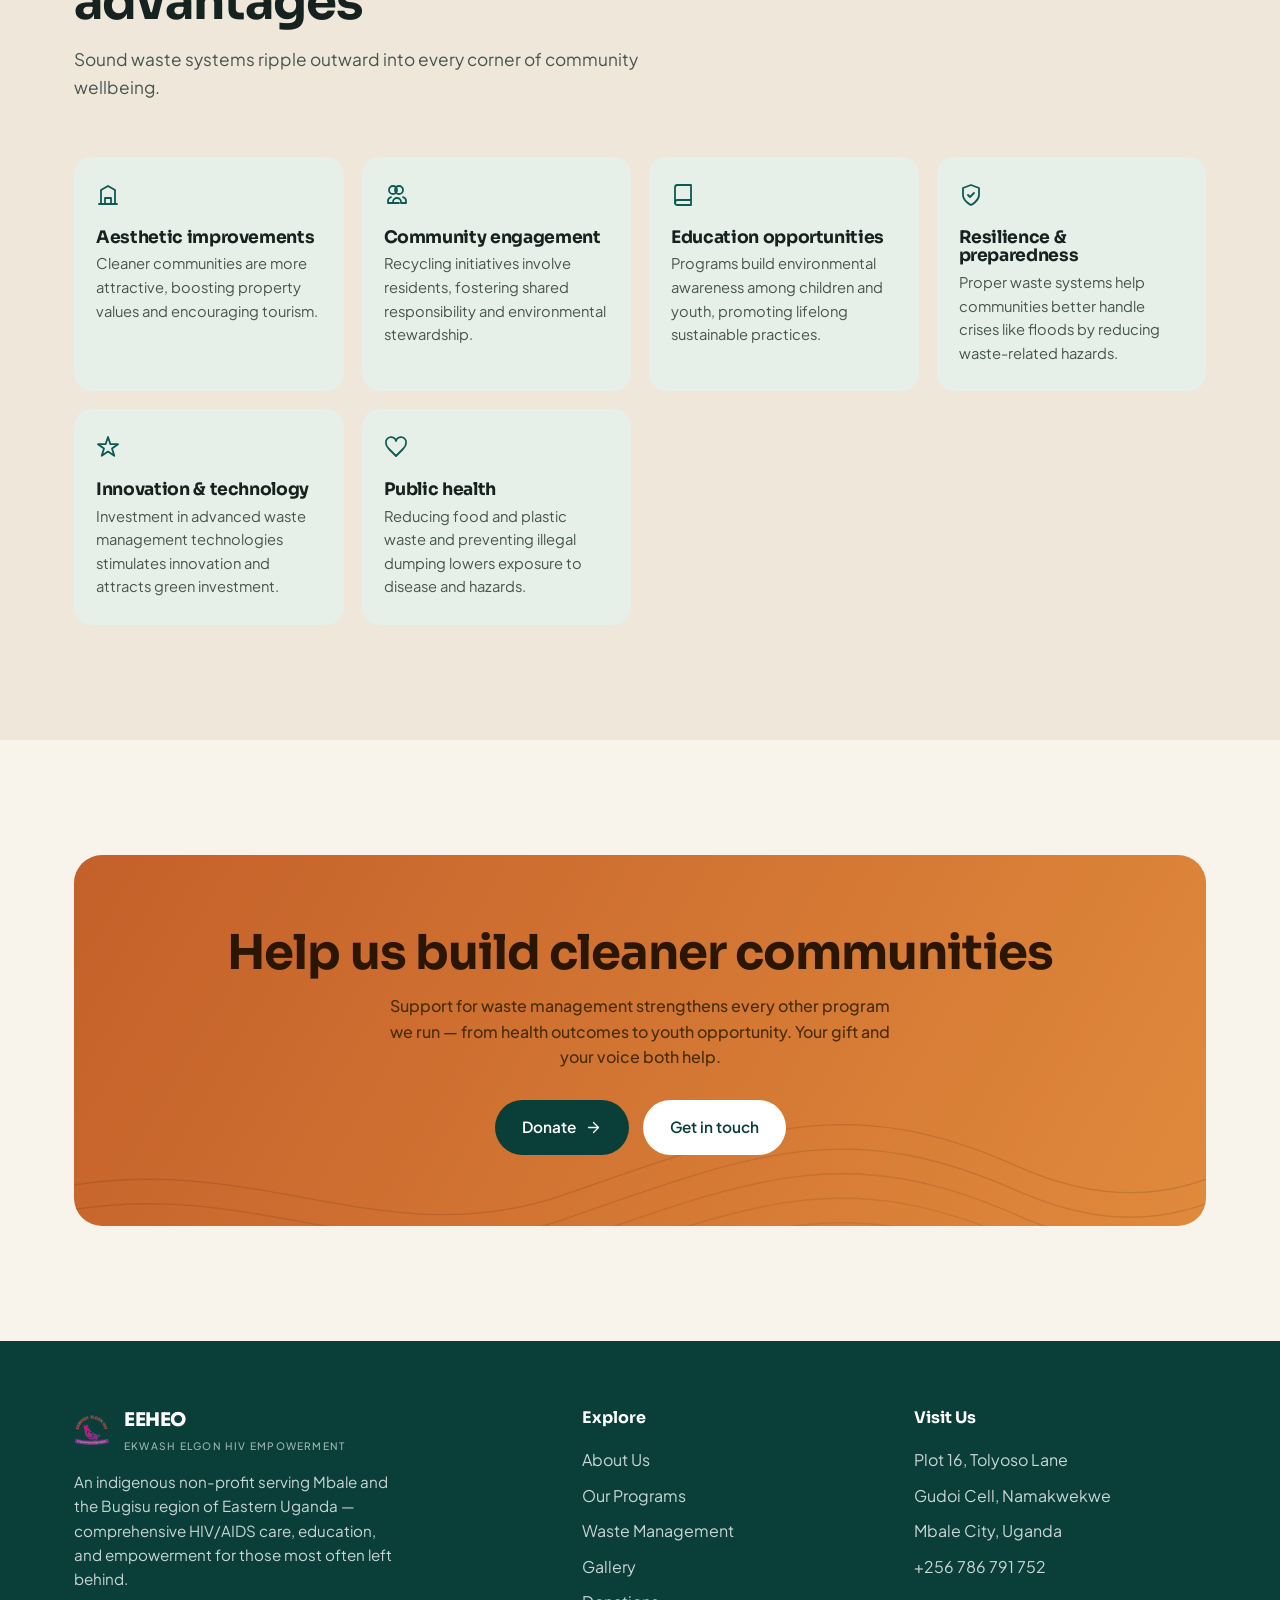
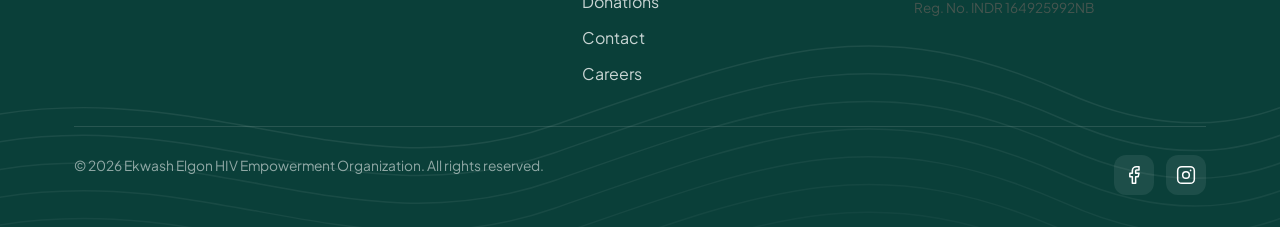
<file: waste-management.html>
<!doctype html>
<html lang="en">
<head>
  <meta charset="UTF-8" />
  <!-- Google tag (gtag.js) -->
  <script async src="https://www.googletagmanager.com/gtag/js?id=G-YBEP07VNQY"></script>
  <script>
    window.dataLayer = window.dataLayer || [];
    function gtag(){dataLayer.push(arguments);}
    gtag('js', new Date());
    gtag('config', 'G-YBEP07VNQY');
  </script>
  <link rel="icon" type="image/svg+xml" href="favicon.svg" />
  <meta name="viewport" content="width=device-width, initial-scale=1.0" />
  <meta name="description" content="EEHEO's waste management program — the economic, social, and environmental benefits of sustainable waste management for the communities we serve in Eastern Uganda." />
  <meta name="theme-color" content="#0E5A52" />
  <link rel="preconnect" href="https://fonts.googleapis.com" />
  <link rel="preconnect" href="https://fonts.gstatic.com" crossorigin />
  <link href="https://fonts.googleapis.com/css2?family=Sora:wght@400;500;600;700;800&family=Plus+Jakarta+Sans:ital,wght@0,400;0,500;0,600;0,700;1,400;1,500&display=swap" rel="stylesheet" />
  <link rel="stylesheet" href="css/styles.css" />
  <title>Waste Management — EEHEO</title>
</head>
<body>
  <header class="nav">
    <div class="wrap nav-inner">
      <a href="index.html" class="brand" aria-label="EEHEO home">
        <img class="mark" src="logo.png" width="38" height="38" alt="" />
        <span>EEHEO<small>Ekwash Elgon HIV Empowerment</small></span>
      </a>
      <nav class="nav-links" aria-label="Primary">
        <a href="index.html">Home</a>
        <a href="about.html">About</a>
        <div class="nav-item has-dropdown">
          <a href="services.html" class="active dropdown-toggle">Services <svg class="chev" width="14" height="14" viewBox="0 0 24 24" fill="none" stroke="currentColor" stroke-width="2" stroke-linecap="round" stroke-linejoin="round"><path d="m6 9 6 6 6-6"/></svg></a>
          <div class="dropdown">
            <a href="services.html">All Programs</a>
            <a href="waste-management.html">Waste Management</a>
          </div>
        </div>
        <a href="gallery.html">Gallery</a>
        <a href="donations.html">Donations</a>
        <a href="contact.html">Contact</a>
        <a href="careers.html">Careers</a>
        <a href="donations.html" class="btn btn-amber cta">Donate <svg width="17" height="17" viewBox="0 0 24 24" fill="none" stroke="currentColor" stroke-width="1.8" stroke-linecap="round" stroke-linejoin="round"><path d="M5 12h14"/><path d="m12 5 7 7-7 7"/></svg></a>
      </nav>
      <button class="menu-btn" aria-label="Toggle menu" aria-expanded="false">
        <svg width="26" height="26" viewBox="0 0 24 24" fill="none" stroke="currentColor" stroke-width="2" stroke-linecap="round"><path d="M3 6h18"/><path d="M3 12h18"/><path d="M3 18h18"/></svg>
      </button>
    </div>
    <div class="mobile-menu">
      <a href="index.html">Home</a>
      <a href="about.html">About</a>
      <a href="services.html" class="active">Services</a>
      <a href="waste-management.html" class="submenu">Waste Management</a>
      <a href="gallery.html">Gallery</a>
      <a href="donations.html">Donations</a>
      <a href="contact.html">Contact</a>
      <a href="careers.html">Careers</a>
      <a href="donations.html" class="btn btn-amber">Donate</a>
    </div>
  </header>
  <main>
    <section class="page-hero">
      <div class="contours draw"></div>
      <img src="logo.png" aria-hidden="true" style="position:absolute;right:-4vw;bottom:-6%;width:clamp(260px,42vw,560px);opacity:.07;pointer-events:none;user-select:none;filter:brightness(10);z-index:1;" />
      <div class="wrap page-hero-inner page-fade">
        <span class="eyebrow">A service we offer</span>
        <h1>Waste management</h1>
        <p>Effective waste management is vital for sustainable development — generating economic opportunity, protecting public health, and safeguarding the environment for the communities we serve.</p>
      </div>
    </section>

    <section class="section">
      <div class="wrap">
        <div class="section-head reveal">
          <span class="eyebrow">Multifaceted benefits</span>
          <h2>Why waste management matters</h2>
          <p>Collecting, sorting, treating, and recycling waste touches every part of community life — economically, socially, and environmentally.</p>
        </div>
        <div class="focus-grid" data-stagger="0.1">
          <article class="focus-card card lift reveal">
            <span class="num">01</span>
            <div class="ic"><svg width="26" height="26" viewBox="0 0 24 24" fill="none" stroke="currentColor" stroke-width="1.8" stroke-linecap="round" stroke-linejoin="round"><path d="M12 2v20"/><path d="M17 5H9.5a3.5 3.5 0 0 0 0 7h5a3.5 3.5 0 0 1 0 7H6"/></svg></div>
            <h3>Economic benefits</h3>
            <p>Collecting, sorting, treating, and recycling waste generates valuable resources and energy — creating opportunities for local businesses and reducing disposal costs, while driving growth and jobs in recycling, treatment, and related sectors.</p>
          </article>
          <article class="focus-card card lift reveal">
            <span class="num">02</span>
            <div class="ic"><svg width="26" height="26" viewBox="0 0 24 24" fill="none" stroke="currentColor" stroke-width="1.8" stroke-linecap="round" stroke-linejoin="round"><path d="M16 21v-2a4 4 0 0 0-4-4H6a4 4 0 0 0-4 4v2"/><circle cx="9" cy="7" r="4"/><path d="M22 21v-2a4 4 0 0 0-3-3.87"/><path d="M16 3.13a4 4 0 0 1 0 7.75"/></svg></div>
            <h3>Social benefits</h3>
            <p>Improved waste management enhances quality of life — cleaner neighborhoods, reduced health risks from illegal dumping and improper disposal, and better public health, alongside employment from sanitation work to recycling entrepreneurship.</p>
          </article>
          <article class="focus-card card lift reveal">
            <span class="num">03</span>
            <div class="ic"><svg width="26" height="26" viewBox="0 0 24 24" fill="none" stroke="currentColor" stroke-width="1.8" stroke-linecap="round" stroke-linejoin="round"><path d="M12 2.7C7 9 5 12 5 15a7 7 0 0 0 14 0c0-3-2-6-7-12.3Z"/></svg></div>
            <h3>Environmental benefits</h3>
            <p>Sustainable waste management significantly reduces pollution and conserves natural resources — improving air and water quality, cutting greenhouse gas emissions, and reducing the environmental footprint of food and plastic waste.</p>
          </article>
        </div>
      </div>
    </section>

    <section class="section" style="background:var(--sand-deep)">
      <div class="wrap">
        <div class="section-head reveal">
          <span class="eyebrow">Beyond the basics</span>
          <h2>Other community advantages</h2>
          <p>Sound waste systems ripple outward into every corner of community wellbeing.</p>
        </div>
        <div class="why" data-stagger="0.08">
          <div class="why-card reveal">
            <div class="ic"><svg width="24" height="24" viewBox="0 0 24 24" fill="none" stroke="currentColor" stroke-width="1.8" stroke-linecap="round" stroke-linejoin="round"><path d="M3 21h18"/><path d="M5 21V7l7-4 7 4v14"/><path d="M9 21v-6h6v6"/></svg></div>
            <h4>Aesthetic improvements</h4>
            <p>Cleaner communities are more attractive, boosting property values and encouraging tourism.</p>
          </div>
          <div class="why-card reveal">
            <div class="ic"><svg width="24" height="24" viewBox="0 0 24 24" fill="none" stroke="currentColor" stroke-width="1.8" stroke-linecap="round" stroke-linejoin="round"><path d="M17 20h5v-2a4 4 0 0 0-3-3.87M9 20H4v-2a4 4 0 0 1 3-3.87M9 20v-1a4 4 0 0 1 4-4h0a4 4 0 0 1 4 4v1M9 20h6"/><circle cx="9" cy="7" r="4"/><circle cx="15" cy="7" r="4"/></svg></div>
            <h4>Community engagement</h4>
            <p>Recycling initiatives involve residents, fostering shared responsibility and environmental stewardship.</p>
          </div>
          <div class="why-card reveal">
            <div class="ic"><svg width="24" height="24" viewBox="0 0 24 24" fill="none" stroke="currentColor" stroke-width="1.8" stroke-linecap="round" stroke-linejoin="round"><path d="M4 19.5A2.5 2.5 0 0 1 6.5 17H20"/><path d="M6.5 2H20v20H6.5A2.5 2.5 0 0 1 4 19.5v-15A2.5 2.5 0 0 1 6.5 2Z"/></svg></div>
            <h4>Education opportunities</h4>
            <p>Programs build environmental awareness among children and youth, promoting lifelong sustainable practices.</p>
          </div>
          <div class="why-card reveal">
            <div class="ic"><svg width="24" height="24" viewBox="0 0 24 24" fill="none" stroke="currentColor" stroke-width="1.8" stroke-linecap="round" stroke-linejoin="round"><path d="M12 22s8-4 8-10V5l-8-3-8 3v7c0 6 8 10 8 10Z"/><path d="m9 12 2 2 4-4"/></svg></div>
            <h4>Resilience &amp; preparedness</h4>
            <p>Proper waste systems help communities better handle crises like floods by reducing waste-related hazards.</p>
          </div>
          <div class="why-card reveal">
            <div class="ic"><svg width="24" height="24" viewBox="0 0 24 24" fill="none" stroke="currentColor" stroke-width="1.8" stroke-linecap="round" stroke-linejoin="round"><path d="m12 2 2.4 7.2H22l-6 4.4 2.3 7.2L12 16.4 5.7 20.8 8 13.6l-6-4.4h7.6Z"/></svg></div>
            <h4>Innovation &amp; technology</h4>
            <p>Investment in advanced waste management technologies stimulates innovation and attracts green investment.</p>
          </div>
          <div class="why-card reveal">
            <div class="ic"><svg width="24" height="24" viewBox="0 0 24 24" fill="none" stroke="currentColor" stroke-width="1.8" stroke-linecap="round" stroke-linejoin="round"><path d="M19 14c1.5-1.5 3-3.2 3-5.5A4.5 4.5 0 0 0 12 6 4.5 4.5 0 0 0 2 8.5c0 2.3 1.5 4 3 5.5l7 7Z"/></svg></div>
            <h4>Public health</h4>
            <p>Reducing food and plastic waste and preventing illegal dumping lowers exposure to disease and hazards.</p>
          </div>
        </div>
      </div>
    </section>

    <section class="section">
      <div class="wrap">
        <div class="cta-band reveal">
          <div class="contours"></div>
          <div style="position:relative;z-index:2">
            <h2>Help us build cleaner communities</h2>
            <p>Support for waste management strengthens every other program we run — from health outcomes to youth opportunity. Your gift and your voice both help.</p>
            <div class="row">
              <a href="donations.html" class="btn btn-dark">Donate <svg width="17" height="17" viewBox="0 0 24 24" fill="none" stroke="currentColor" stroke-width="1.8" stroke-linecap="round" stroke-linejoin="round"><path d="M5 12h14"/><path d="m12 5 7 7-7 7"/></svg></a>
              <a href="contact.html" class="btn btn-light">Get in touch</a>
            </div>
          </div>
        </div>
      </div>
    </section>
  </main>
  <footer class="footer">
    <div class="contours"></div>
    <div class="wrap footer-inner">
      <div class="footer-top">
        <div>
          <a href="index.html" class="brand">
            <img class="mark" src="logo.png" width="38" height="38" alt="" />
            <span>EEHEO<small>Ekwash Elgon HIV Empowerment</small></span>
          </a>
          <p>An indigenous non-profit serving Mbale and the Bugisu region of Eastern Uganda — comprehensive HIV/AIDS care, education, and empowerment for those most often left behind.</p>
        </div>
        <div>
          <h5>Explore</h5>
          <ul>
            <li><a href="about.html">About Us</a></li>
            <li><a href="services.html">Our Programs</a></li>
            <li><a href="waste-management.html">Waste Management</a></li>
            <li><a href="gallery.html">Gallery</a></li>
            <li><a href="donations.html">Donations</a></li>
            <li><a href="contact.html">Contact</a></li>
            <li><a href="careers.html">Careers</a></li>
          </ul>
        </div>
        <div>
          <h5>Visit Us</h5>
          <ul>
            <li>Plot 16, Tolyoso Lane</li>
            <li>Gudoi Cell, Namakwekwe</li>
            <li>Mbale City, Uganda</li>
            <li><a href="tel:+256786791752">+256 786 791 752</a></li>
            <li style="margin-top:8px;font-size:.85rem;color:var(--ink-soft)">Reg. No. INDR 164925992NB</li>
          </ul>
        </div>
      </div>
      <div class="footer-bot">
        <span>&copy; <span data-year>2025</span> Ekwash Elgon HIV Empowerment Organization. All rights reserved.</span>
        <div class="socials">
          <a href="https://www.facebook.com/profile.php?id=61566599507446&sk=about" aria-label="Facebook"><svg width="20" height="20" viewBox="0 0 24 24" fill="none" stroke="currentColor" stroke-width="1.8" stroke-linecap="round" stroke-linejoin="round"><path d="M18 2h-3a5 5 0 0 0-5 5v3H7v4h3v8h4v-8h3l1-4h-4V7a1 1 0 0 1 1-1h3Z"/></svg></a>
          <a href="https://www.instagram.com/ekwashelgon2024/" aria-label="Instagram"><svg width="20" height="20" viewBox="0 0 24 24" fill="none" stroke="currentColor" stroke-width="1.8" stroke-linecap="round" stroke-linejoin="round"><rect x="2" y="2" width="20" height="20" rx="5"/><circle cx="12" cy="12" r="4"/><circle cx="17.5" cy="6.5" r="1" fill="currentColor" stroke="none"/></svg></a>
        </div>
      </div>
    </div>
  </footer>
  <script src="js/main.js"></script>
</body>
</html>
</file>
<file: css/styles.css>
:root {
  --teal-900: #0A3F39; --teal-700: #0E5A52; --teal-500: #1B8A7A; --teal-300: #5FB8A8;
  --amber: #E08A3C; --amber-soft: #F0B274; --clay: #C4602A;
  --sand: #F8F4EC; --sand-deep: #EFE8DA; --sage: #E7EFE9;
  --ink: #16221F; --ink-soft: #46554F; --line: rgba(22,34,31,.10);
  --font-display: "Sora", system-ui, sans-serif;
  --font-body: "Plus Jakarta Sans", system-ui, sans-serif;
  --maxw: 1180px; --radius: 18px; --radius-lg: 28px;
  --shadow: 0 18px 50px -24px rgba(10,63,57,.40);
  --shadow-soft: 0 10px 30px -18px rgba(10,63,57,.30);
}
* { box-sizing: border-box; margin: 0; padding: 0; }
html { scroll-behavior: smooth; }
body { font-family: var(--font-body); background: var(--sand); color: var(--ink); line-height: 1.6; -webkit-font-smoothing: antialiased; overflow-x: hidden; }
h1,h2,h3,h4 { font-family: var(--font-display); line-height: 1.08; font-weight: 700; letter-spacing: -.02em; }
a { color: inherit; text-decoration: none; }
img { display: block; max-width: 100%; }
ul { list-style: none; }
button { font-family: inherit; cursor: pointer; }
:focus-visible { outline: 3px solid var(--amber); outline-offset: 3px; border-radius: 4px; }
.wrap { width: 100%; max-width: var(--maxw); margin: 0 auto; padding: 0 24px; }

.eyebrow { font-family: var(--font-body); font-weight: 700; font-size: .74rem; letter-spacing: .22em; text-transform: uppercase; display: inline-flex; align-items: center; gap: 10px; }
.eyebrow::before { content: ""; width: 26px; height: 2px; background: var(--amber); display: inline-block; }

.btn { display: inline-flex; align-items: center; gap: 9px; padding: 14px 26px; border-radius: 999px; font-weight: 600; font-size: .96rem; border: 1.5px solid transparent; transition: transform .25s cubic-bezier(.2,.8,.2,1), background .25s, box-shadow .25s, color .25s; will-change: transform; }
.btn:hover { transform: translateY(-3px); }
.btn-amber { background: var(--amber); color: #2a1602; box-shadow: 0 10px 24px -10px rgba(224,138,60,.7); }
.btn-amber:hover { background: var(--amber-soft); }
.btn-teal { background: var(--teal-700); color: #fff; }
.btn-teal:hover { background: var(--teal-500); }
.btn-ghost { border-color: rgba(255,255,255,.4); color: #fff; }
.btn-ghost:hover { border-color: #fff; background: rgba(255,255,255,.08); }
.btn-outline { border-color: var(--teal-700); color: var(--teal-700); }
.btn-outline:hover { background: var(--teal-700); color: #fff; }
.btn-dark { background: var(--teal-900); color: #fff; }
.btn-dark:hover { background: var(--ink); }
.btn-light { background: #fff; color: var(--teal-900); }

.section { padding: clamp(64px,9vw,128px) 0; position: relative; }
.section-head { max-width: 640px; margin-bottom: 56px; }
.section-head h2 { font-size: clamp(2rem,4.2vw,3.1rem); margin: 18px 0 16px; }
.section-head p { color: var(--ink-soft); font-size: 1.08rem; }
.card { background: #fff; border: 1px solid var(--line); border-radius: var(--radius); box-shadow: var(--shadow-soft); }
.lift { transition: transform .35s cubic-bezier(.2,.8,.2,1), box-shadow .35s; }
.lift:hover { transform: translateY(-6px); box-shadow: var(--shadow); }

/* ---- reveal / stagger (vanilla, IntersectionObserver) ---- */
.reveal { opacity: 0; transform: translateY(28px); transition: opacity .6s cubic-bezier(.2,.8,.2,1), transform .6s cubic-bezier(.2,.8,.2,1); }
.reveal.in { opacity: 1; transform: none; }
.page-fade { animation: pageFade .5s cubic-bezier(.2,.8,.2,1) both; }
@keyframes pageFade { from { opacity: 0; transform: translateY(12px); } to { opacity: 1; transform: none; } }

/* contour signature */
.contours { position: absolute; inset: 0; width: 100%; height: 100%; pointer-events: none; }
.contours path { fill: none; stroke: currentColor; }
.contours.draw path { stroke-dasharray: 1; stroke-dashoffset: 1; animation: draw 1.7s ease forwards; }
@keyframes draw { to { stroke-dashoffset: 0; } }

/* ---------- NAV ---------- */
.nav { position: fixed; top: 0; left: 0; right: 0; z-index: 50; transition: background .35s, box-shadow .35s, backdrop-filter .35s; }
.nav-inner { display: flex; align-items: center; justify-content: space-between; height: 76px; }
.nav.solid { background: rgba(248,244,236,.85); backdrop-filter: blur(14px); box-shadow: 0 1px 0 var(--line); }
.brand { display: flex; align-items: center; gap: 12px; font-family: var(--font-display); font-weight: 800; font-size: 1.18rem; letter-spacing: -.02em; }
.brand .mark { width: 38px; height: 38px; flex: none; }
.brand small { display: block; font-family: var(--font-body); font-weight: 500; font-size: .64rem; letter-spacing: .12em; text-transform: uppercase; color: var(--ink-soft); margin-top: 2px; }
.nav-links { display: flex; align-items: center; gap: 6px; }
.nav-links a { padding: 9px 16px; border-radius: 999px; font-weight: 600; font-size: .95rem; color: var(--ink); transition: background .2s, color .2s; }
.nav-links a:hover { background: var(--sage); }
.nav-links a.active { color: var(--teal-700); }
.nav .cta { margin-left: 10px; }
.nav-item { position: relative; display: flex; align-items: center; }
.nav-item .dropdown-toggle { display: inline-flex; align-items: center; gap: 5px; }
.nav-item .dropdown-toggle .chev { transition: transform .25s; }
.nav-item:hover .dropdown-toggle .chev { transform: rotate(180deg); }
.nav-item .dropdown { position: absolute; top: calc(100% + 8px); left: 0; min-width: 210px; background: #fff; border: 1px solid var(--line); border-radius: 14px; box-shadow: var(--shadow); padding: 8px; display: grid; gap: 2px; opacity: 0; visibility: hidden; transform: translateY(6px); transition: opacity .2s, transform .2s, visibility .2s; z-index: 60; }
.nav-item:hover .dropdown, .nav-item:focus-within .dropdown { opacity: 1; visibility: visible; transform: none; }
.nav-item .dropdown a { display: block; padding: 10px 14px; border-radius: 10px; color: var(--ink); font-weight: 600; font-size: .92rem; }
.nav-item .dropdown a:hover { background: var(--sage); color: var(--teal-700); }
.nav.onhero:not(.solid) .nav-item .dropdown a { color: var(--ink); }
.nav.onhero:not(.solid) .brand, .nav.onhero:not(.solid) .nav-links a { color: #fff; }
.nav.onhero:not(.solid) .brand small { color: rgba(255,255,255,.7); }
.nav.onhero:not(.solid) .nav-links a:hover { background: rgba(255,255,255,.12); }
.nav.onhero:not(.solid) .nav-links a.active { color: var(--amber-soft); }
.menu-btn { display: none; background: none; border: none; color: inherit; padding: 8px; }
.mobile-menu { display: none; }
.mobile-menu.open { display: flex; }
@media (max-width: 880px) {
  .nav-links { display: none; }
  .menu-btn { display: inline-flex; }
  .nav.onhero:not(.solid) .menu-btn { color: #fff; }
  .mobile-menu { flex-direction: column; gap: 4px; position: fixed; top: 76px; left: 0; right: 0; z-index: 49; background: var(--sand); padding: 16px 24px 28px; box-shadow: var(--shadow); border-top: 1px solid var(--line); }
  .mobile-menu a { padding: 14px 12px; border-radius: 12px; font-weight: 600; }
  .mobile-menu a:hover, .mobile-menu a.active { background: var(--sage); color: var(--teal-700); }
  .mobile-menu .btn { justify-content: center; margin-top: 8px; }
  .mobile-menu a.submenu { padding-left: 30px; font-size: .92rem; color: var(--ink-soft); }
}
@media (min-width: 881px) {
  .nav-item .dropdown-toggle .chev { display: inline-flex; }
}

/* ---------- HERO ---------- */
.hero { position: relative; min-height: 100svh; display: flex; align-items: center; background: radial-gradient(120% 90% at 80% 0%, var(--teal-500) 0%, var(--teal-700) 38%, var(--teal-900) 100%); color: #fff; overflow: hidden; padding-top: 76px; }
.hero .contours { opacity: .5; }
.hero-glow { position: absolute; width: 60vw; height: 60vw; right: -10vw; top: -15vw; background: radial-gradient(circle, rgba(224,138,60,.35), transparent 60%); filter: blur(20px); pointer-events: none; }
.hero-content { position: relative; z-index: 2; max-width: 760px; }
.hero h1 { font-size: clamp(2.6rem,6.4vw,5rem); font-weight: 800; }
.hero h1 .accent { color: var(--amber-soft); }
.hero p.lede { font-size: clamp(1.05rem,2vw,1.3rem); color: rgba(255,255,255,.85); margin: 24px 0 36px; max-width: 560px; }
.hero-cta { display: flex; gap: 14px; flex-wrap: wrap; }
.hero-tags { display: flex; gap: 26px; margin-top: 54px; flex-wrap: wrap; }
.hero-tags div { display: flex; flex-direction: column; }
.hero-tags b { font-family: var(--font-display); font-size: 1.7rem; color: var(--amber-soft); }
.hero-tags span { font-size: .82rem; letter-spacing: .04em; color: rgba(255,255,255,.7); }
/* hero entrance */
.hero-anim > * { opacity: 0; transform: translateY(30px); animation: heroUp .7s cubic-bezier(.2,.8,.2,1) forwards; }
.hero-anim > *:nth-child(1) { animation-delay: .05s; }
.hero-anim > *:nth-child(2) { animation-delay: .17s; }
.hero-anim > *:nth-child(3) { animation-delay: .29s; }
.hero-anim > *:nth-child(4) { animation-delay: .41s; }
.hero-anim > *:nth-child(5) { animation-delay: .53s; }
@keyframes heroUp { to { opacity: 1; transform: none; } }
.scroll-hint { position: absolute; bottom: 26px; left: 50%; transform: translateX(-50%); z-index: 2; color: rgba(255,255,255,.6); font-size: .76rem; letter-spacing: .18em; text-transform: uppercase; display: flex; flex-direction: column; align-items: center; gap: 8px; }
.scroll-hint .dot { width: 6px; height: 6px; border-radius: 50%; background: var(--amber); animation: bob 1.8s ease-in-out infinite; }
@keyframes bob { 0%,100% { transform: translateY(0); } 50% { transform: translateY(6px); } }

.divider { display: block; width: 100%; height: 60px; color: var(--teal-700); }

/* interior page hero */
.page-hero { position: relative; padding: clamp(120px,16vw,180px) 0 clamp(56px,8vw,96px); background: radial-gradient(120% 120% at 100% 0%, var(--teal-500), var(--teal-700) 55%, var(--teal-900)); color: #fff; overflow: hidden; }
.page-hero .contours { opacity: .45; }
.page-hero-inner { position: relative; z-index: 2; max-width: 720px; }
.page-hero h1 { font-size: clamp(2.4rem,5.5vw,4rem); font-weight: 800; margin: 16px 0 18px; }
.page-hero p { color: rgba(255,255,255,.85); font-size: 1.12rem; max-width: 580px; }
.page-hero .eyebrow { color: var(--amber-soft); }
.page-hero .eyebrow::before { background: var(--amber-soft); }

/* focus cards */
.focus-grid { display: grid; grid-template-columns: repeat(3,1fr); gap: 24px; }
.focus-card { padding: 34px 30px; border-radius: var(--radius); position: relative; overflow: hidden; }
.focus-card .ic { width: 54px; height: 54px; border-radius: 14px; display: grid; place-items: center; margin-bottom: 22px; background: var(--sage); color: var(--teal-700); }
.focus-card h3 { font-size: 1.4rem; margin-bottom: 10px; }
.focus-card p { color: var(--ink-soft); }
.focus-card .num { position: absolute; top: 18px; right: 22px; font-family: var(--font-display); font-weight: 800; font-size: 2.4rem; color: var(--sand-deep); }

/* mission */
.mission { background: var(--teal-700); color: #fff; position: relative; overflow: hidden; }
.mission .contours { opacity: .35; }
.mission-inner { position: relative; z-index: 2; max-width: 880px; margin: 0 auto; text-align: center; }
.mission .eyebrow { color: var(--amber-soft); justify-content: center; }
.mission blockquote { font-family: var(--font-display); font-weight: 600; font-size: clamp(1.5rem,3.4vw,2.5rem); line-height: 1.28; margin-top: 22px; letter-spacing: -.02em; }
.mission blockquote span { color: var(--amber-soft); }

/* stats */
.stats { display: grid; grid-template-columns: repeat(4,1fr); gap: 20px; }
.stat { text-align: center; padding: 30px 16px; }
.stat b { font-family: var(--font-display); font-weight: 800; font-size: clamp(2.4rem,5vw,3.4rem); color: var(--teal-700); display: block; line-height: 1; }
.stat span { color: var(--ink-soft); font-weight: 600; font-size: .92rem; margin-top: 10px; display: block; }

/* CTA band */
.cta-band { background: linear-gradient(120deg, var(--clay), var(--amber)); color: #2a1602; border-radius: var(--radius-lg); padding: clamp(44px,6vw,72px); text-align: center; position: relative; overflow: hidden; }
.cta-band .contours { opacity: .25; color: #2a1602; }
.cta-band h2 { font-size: clamp(1.9rem,4vw,3rem); margin-bottom: 14px; color: #2a1602; }
.cta-band p { max-width: 520px; margin: 0 auto 30px; color: #4a2c08; font-weight: 500; }
.cta-band .row { display: flex; gap: 14px; justify-content: center; flex-wrap: wrap; position: relative; z-index: 2; }

/* about */
.prose { max-width: 760px; }
.prose p { color: var(--ink-soft); margin-bottom: 18px; font-size: 1.06rem; }
.prose p strong { color: var(--ink); }
.split { display: grid; grid-template-columns: 1.1fr .9fr; gap: 56px; align-items: center; }
.timeline { position: relative; padding-left: 34px; }
.timeline::before { content: ""; position: absolute; left: 7px; top: 6px; bottom: 6px; width: 2px; background: linear-gradient(var(--teal-500), var(--sand-deep)); }
.tl-item { position: relative; padding-bottom: 38px; }
.tl-item::before { content: ""; position: absolute; left: -34px; top: 4px; width: 16px; height: 16px; border-radius: 50%; background: var(--amber); border: 3px solid var(--sand); }
.tl-item .yr { font-family: var(--font-display); font-weight: 700; color: var(--teal-700); font-size: 1.1rem; }
.tl-item h4 { font-size: 1.25rem; margin: 4px 0 6px; }
.tl-item p { color: var(--ink-soft); }
.values-grid { display: grid; grid-template-columns: repeat(3,1fr); gap: 18px; }
.value-card { padding: 28px 24px; border-radius: var(--radius); background: #fff; border: 1px solid var(--line); position: relative; overflow: hidden; transition: transform .35s, box-shadow .35s; }
.value-card .vnum { font-family: var(--font-display); font-weight: 800; color: var(--amber); font-size: .9rem; letter-spacing: .1em; }
.value-card h4 { font-size: 1.3rem; margin: 12px 0 8px; }
.value-card p { color: var(--ink-soft); font-size: .96rem; }
.value-card::after { content: ""; position: absolute; left: 0; bottom: 0; height: 4px; width: 100%; background: linear-gradient(90deg, var(--teal-500), var(--amber)); transform: scaleX(0); transform-origin: left; transition: transform .4s; }
.value-card:hover { transform: translateY(-6px); box-shadow: var(--shadow); }
.value-card:hover::after { transform: scaleX(1); }
.gov-list { display: grid; gap: 14px; margin-top: 22px; }
.gov-list li { display: flex; gap: 12px; align-items: flex-start; color: var(--ink-soft); }
.gov-list li svg { flex: none; color: var(--teal-500); margin-top: 3px; }
.serve-panel { padding: 32px; background: var(--teal-700); color: #fff; border-radius: 24px; position: relative; overflow: hidden; }
.serve-panel .contours { opacity: .3; }
.serve-panel .inner { position: relative; z-index: 2; }
.serve-panel h3 { font-size: 1.3rem; margin-bottom: 18px; }
.serve-panel ul { display: grid; gap: 14px; }
.serve-panel li { display: flex; gap: 12px; align-items: flex-start; color: rgba(255,255,255,.88); }
.serve-panel li svg { color: var(--amber-soft); flex: none; margin-top: 3px; }
.regions { display: grid; grid-template-columns: repeat(4,1fr); gap: 16px; }
.region { padding: 24px 20px; border-radius: var(--radius); background: var(--teal-700); color: #fff; transition: transform .35s, background .35s; position: relative; overflow: hidden; }
.region:hover { transform: translateY(-6px); background: var(--teal-900); }
.region b { font-family: var(--font-display); font-size: 1.15rem; display: block; }
.region span { font-size: .85rem; color: rgba(255,255,255,.7); }
.region .pin { position: absolute; right: 16px; bottom: 12px; opacity: .25; }

/* services accordion */
.accordion { display: grid; gap: 14px; }
.acc-item { background: #fff; border: 1px solid var(--line); border-radius: var(--radius); overflow: hidden; transition: box-shadow .3s; }
.acc-item.open { box-shadow: var(--shadow); }
.acc-head { display: flex; align-items: center; gap: 18px; padding: 24px 26px; width: 100%; background: none; border: none; text-align: left; }
.acc-head .ic { width: 46px; height: 46px; border-radius: 12px; background: var(--sage); color: var(--teal-700); display: grid; place-items: center; flex: none; transition: background .3s, color .3s; }
.acc-item.open .acc-head .ic { background: var(--amber); color: #2a1602; }
.acc-head h3 { font-size: 1.22rem; flex: 1; }
.acc-head .chev { color: var(--ink-soft); transition: transform .3s; flex: none; }
.acc-item.open .acc-head .chev { transform: rotate(180deg); }
.acc-body { max-height: 0; overflow: hidden; transition: max-height .4s cubic-bezier(.2,.8,.2,1); }
.acc-body-inner { padding: 0 26px 26px 90px; }
.acc-body-inner p { color: var(--ink-soft); margin-bottom: 12px; }
.acc-body-inner ul { display: grid; gap: 8px; }
.acc-body-inner li { display: flex; gap: 10px; color: var(--ink-soft); align-items: flex-start; }
.acc-body-inner li::before { content: ""; width: 7px; height: 7px; border-radius: 50%; background: var(--amber); margin-top: 9px; flex: none; }
.why { display: grid; grid-template-columns: repeat(4,1fr); gap: 18px; }
.why-card { padding: 26px 22px; border-radius: var(--radius); background: var(--sage); }
.why-card .ic { color: var(--teal-700); margin-bottom: 14px; }
.why-card h4 { font-size: 1.08rem; margin-bottom: 6px; }
.why-card p { color: var(--ink-soft); font-size: .92rem; }

/* gallery */
.masonry { columns: 4; column-gap: 16px; }
.masonry .tile { break-inside: avoid; margin-bottom: 16px; border-radius: 14px; overflow: hidden; cursor: pointer; position: relative; background: var(--sand-deep); display: block; width: 100%; border: none; padding: 0; }
.masonry .tile img, .masonry .tile .imgph { width: 100%; height: auto; transition: transform .5s cubic-bezier(.2,.8,.2,1); display: block; }
.masonry .tile:hover img { transform: scale(1.06); }
.masonry .tile .ov { position: absolute; inset: 0; background: linear-gradient(to top, rgba(10,63,57,.55), transparent 55%); opacity: 0; transition: opacity .3s; display: flex; align-items: flex-end; padding: 16px; color: #fff; font-weight: 600; font-size: .9rem; }
.masonry .tile:hover .ov { opacity: 1; }
.lightbox { position: fixed; inset: 0; z-index: 100; background: rgba(8,24,21,.92); display: none; align-items: center; justify-content: center; padding: 24px; opacity: 0; transition: opacity .25s; }
.lightbox.open { display: flex; opacity: 1; }
.lightbox img, .lightbox .imgph { max-width: 90vw; max-height: 82vh; width: auto; border-radius: 12px; box-shadow: var(--shadow); }
.lb-btn { position: absolute; background: rgba(255,255,255,.12); border: 1px solid rgba(255,255,255,.25); color: #fff; width: 52px; height: 52px; border-radius: 50%; display: grid; place-items: center; transition: background .2s; }
.lb-btn:hover { background: rgba(255,255,255,.25); }
.lb-prev { left: 20px; top: 50%; transform: translateY(-50%); }
.lb-next { right: 20px; top: 50%; transform: translateY(-50%); }
.lb-close { top: 20px; right: 20px; width: 46px; height: 46px; }
.lb-count { position: absolute; bottom: 24px; left: 50%; transform: translateX(-50%); color: rgba(255,255,255,.75); font-size: .9rem; letter-spacing: .05em; }

/* image fallback */
.imgph { position: relative; background: linear-gradient(135deg, var(--teal-700), var(--teal-900)); display: grid; place-items: center; color: rgba(255,255,255,.5); aspect-ratio: 4/3; }
.imgph svg { width: 38%; max-width: 90px; opacity: .55; }

/* contact */
.contact-grid { display: grid; grid-template-columns: repeat(3,1fr); gap: 20px; }
.contact-card { padding: 34px 28px; border-radius: var(--radius); background: #fff; border: 1px solid var(--line); transition: transform .35s, box-shadow .35s; }
.contact-card:hover { transform: translateY(-6px); box-shadow: var(--shadow); }
.contact-card .ic { width: 52px; height: 52px; border-radius: 14px; background: var(--teal-700); color: #fff; display: grid; place-items: center; margin-bottom: 18px; }
.contact-card h3 { font-size: 1.2rem; margin-bottom: 10px; }
.contact-card a, .contact-card p { color: var(--ink-soft); display: block; transition: color .2s; }
.contact-card a:hover { color: var(--teal-700); }
.socials { display: flex; gap: 12px; }
.socials a { width: 46px; height: 46px; border-radius: 12px; background: var(--sage); color: var(--teal-700); display: grid; place-items: center; transition: transform .3s, background .3s, color .3s; }
.socials a:hover { transform: translateY(-4px); background: var(--teal-700); color: #fff; }
.map-embed { border-radius: var(--radius); overflow: hidden; border: 1px solid var(--line); box-shadow: var(--shadow-soft); }
.map-embed iframe { width: 100%; height: 420px; border: 0; display: block; }

/* donations */
.donate-hero { text-align: center; }
.donate-panel { max-width: 640px; margin: -60px auto 0; position: relative; z-index: 3; background: #fff; border-radius: var(--radius-lg); border: 1px solid var(--line); box-shadow: var(--shadow); padding: clamp(28px,5vw,44px); text-align: center; }
.donate-panel .goal { color: var(--ink-soft); margin: 10px 0 26px; font-size: 1.02rem; }
.donate-panel .btn-amber { font-size: 1.1rem; padding: 18px 38px; }
.gfm-embed-wrap { margin-top: 28px; border-radius: var(--radius); overflow: hidden; }
.donate-why { display: grid; grid-template-columns: repeat(3,1fr); gap: 18px; }
.donate-why .why-card { text-align: left; }
.donate-methods { display: grid; gap: 14px; max-width: 560px; }
.donate-methods li { display: flex; gap: 12px; align-items: flex-start; color: var(--ink-soft); background: #fff; border: 1px solid var(--line); border-radius: var(--radius); padding: 18px 20px; }
.donate-methods li svg { color: var(--teal-500); flex: none; margin-top: 2px; }

/* footer */
.footer { background: var(--teal-900); color: rgba(255,255,255,.78); padding: 64px 0 32px; position: relative; overflow: hidden; }
.footer .contours { opacity: .18; }
.footer-inner { position: relative; z-index: 2; }
.footer-top { display: grid; grid-template-columns: 1.6fr 1fr 1fr; gap: 40px; padding-bottom: 40px; border-bottom: 1px solid rgba(255,255,255,.12); }
.footer .brand { color: #fff; margin-bottom: 16px; }
.footer .brand small { color: rgba(255,255,255,.6); }
.footer p { max-width: 320px; font-size: .95rem; }
.footer h5 { color: #fff; font-family: var(--font-display); font-size: 1rem; margin-bottom: 16px; }
.footer ul { display: grid; gap: 10px; }
.footer ul a { transition: color .2s; }
.footer ul a:hover { color: var(--amber-soft); }
.footer-bot { display: flex; justify-content: space-between; gap: 16px; flex-wrap: wrap; padding-top: 28px; font-size: .86rem; color: rgba(255,255,255,.55); }
.footer-bot .socials a { background: rgba(255,255,255,.08); color: #fff; width: 40px; height: 40px; }
.footer-bot .socials a:hover { background: var(--amber); color: #2a1602; }

@media (max-width: 980px) {
  .focus-grid, .values-grid, .why, .donate-why { grid-template-columns: repeat(2,1fr); }
  .stats { grid-template-columns: repeat(2,1fr); }
  .regions { grid-template-columns: repeat(2,1fr); }
  .split { grid-template-columns: 1fr; gap: 36px; }
  .masonry { columns: 3; }
  .contact-grid { grid-template-columns: 1fr; }
  .footer-top { grid-template-columns: 1fr 1fr; }
}
@media (max-width: 640px) {
  .focus-grid, .values-grid, .why, .stats, .regions, .donate-why { grid-template-columns: 1fr; }
  .masonry { columns: 2; }
  .acc-body-inner { padding-left: 26px; }
  .footer-top { grid-template-columns: 1fr; }
  .hero-tags { gap: 20px; }
}
@media (prefers-reduced-motion: reduce) {
  html { scroll-behavior: auto; }
  *, *::before, *::after { animation-duration: .001ms !important; transition-duration: .001ms !important; }
  .reveal { opacity: 1; transform: none; }
  .hero-anim > * { opacity: 1; transform: none; }
}
</file>
